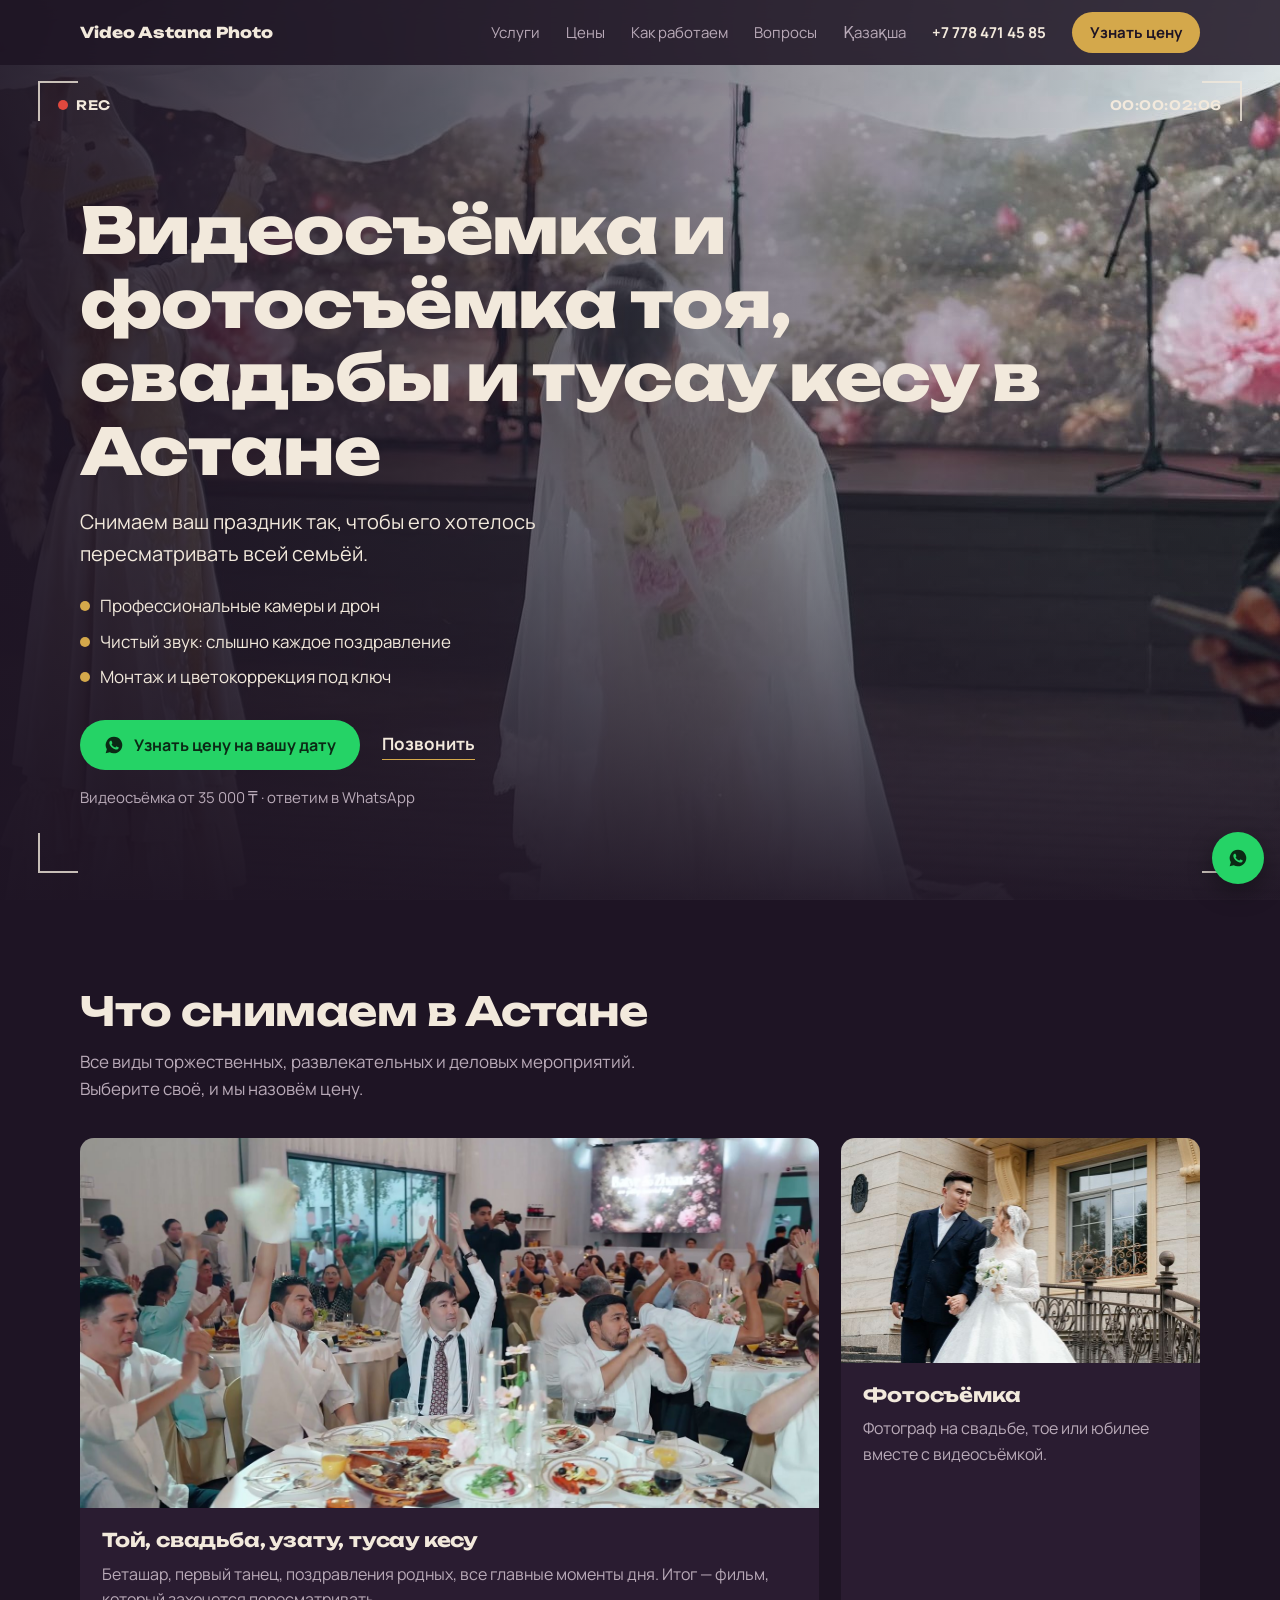
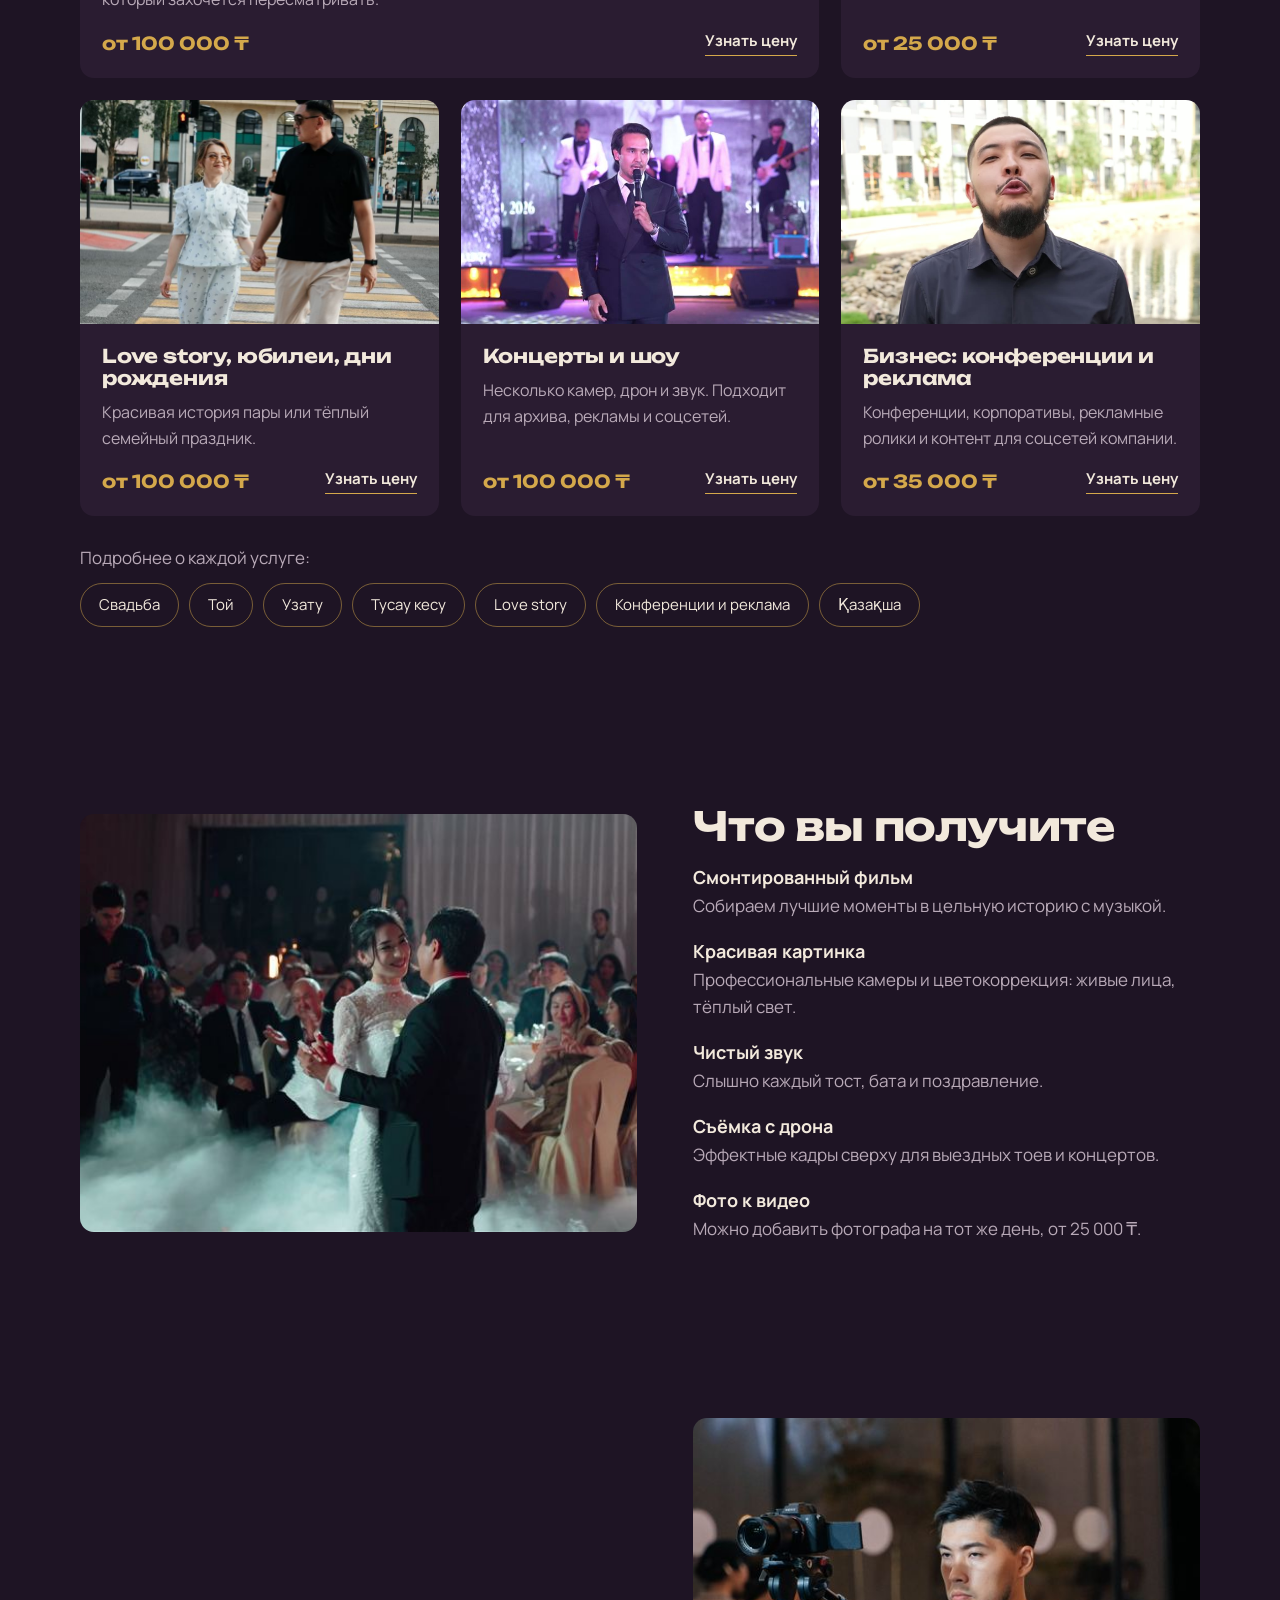
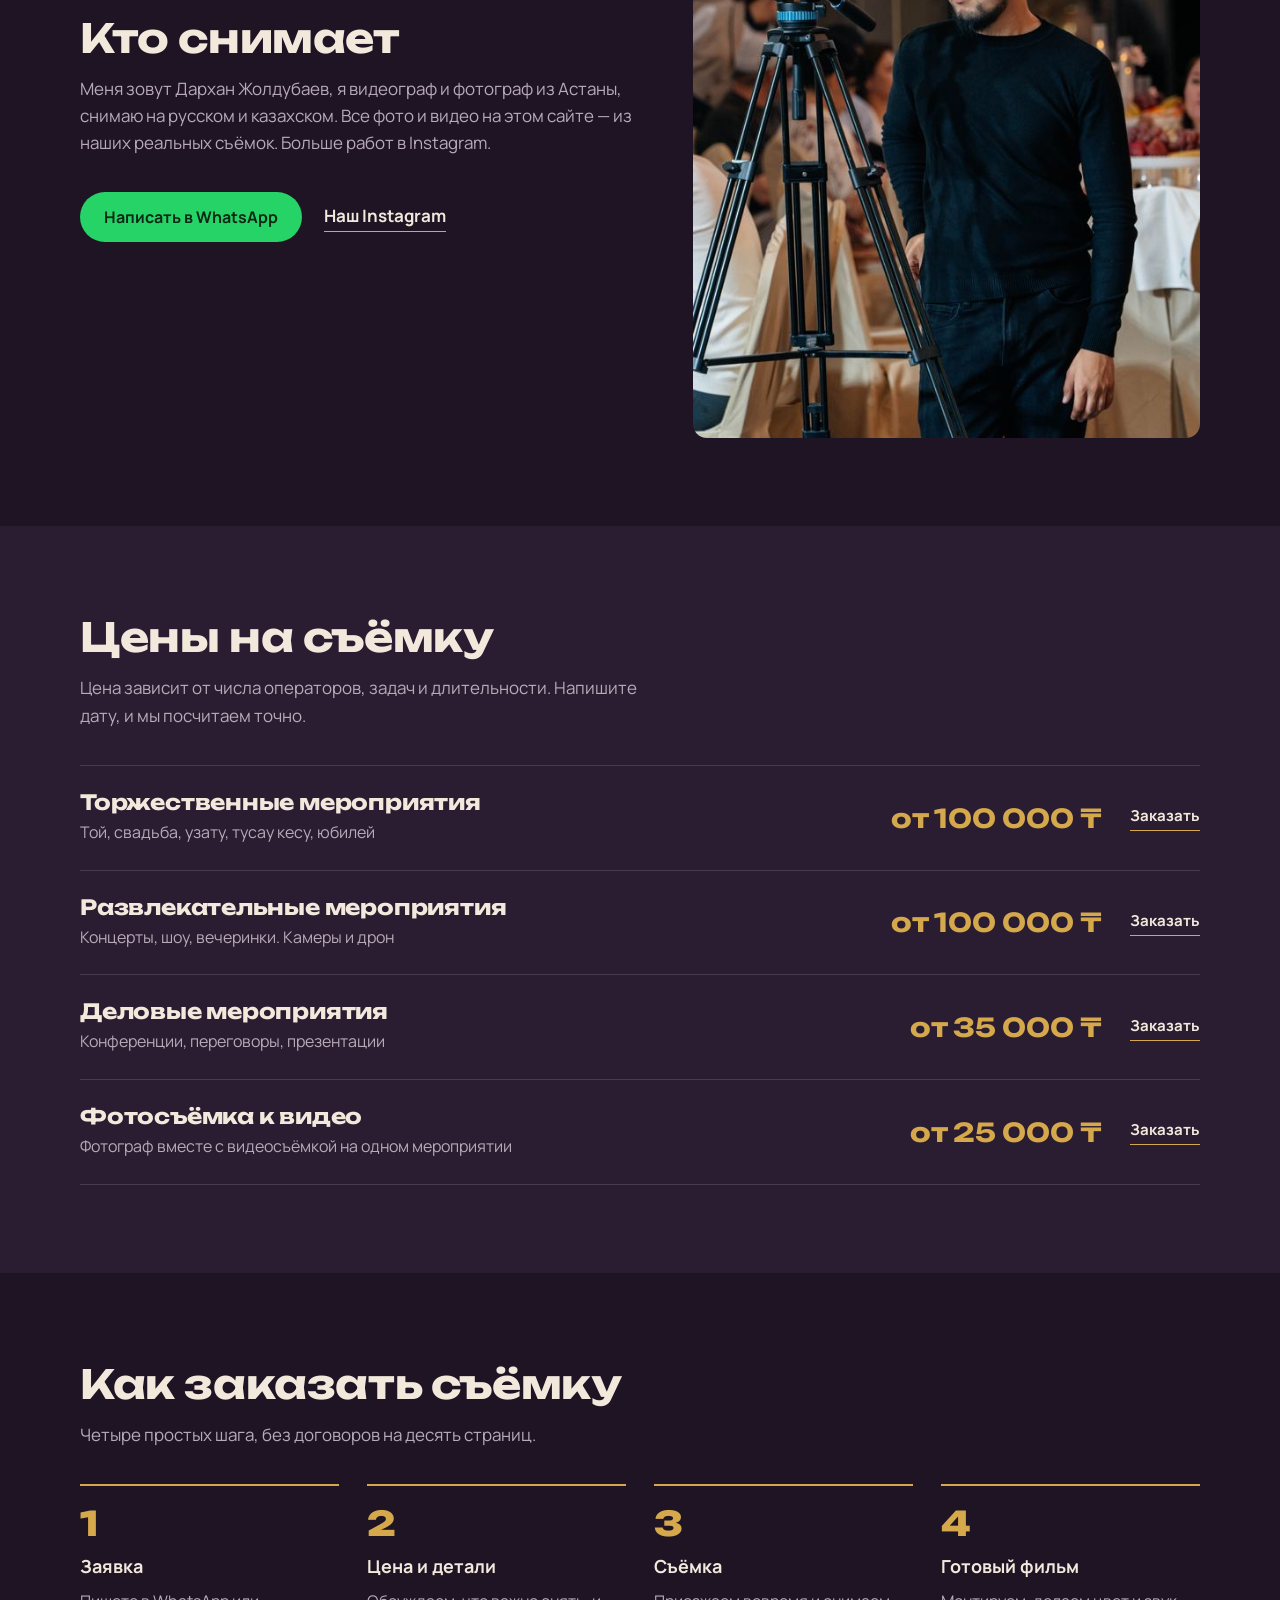
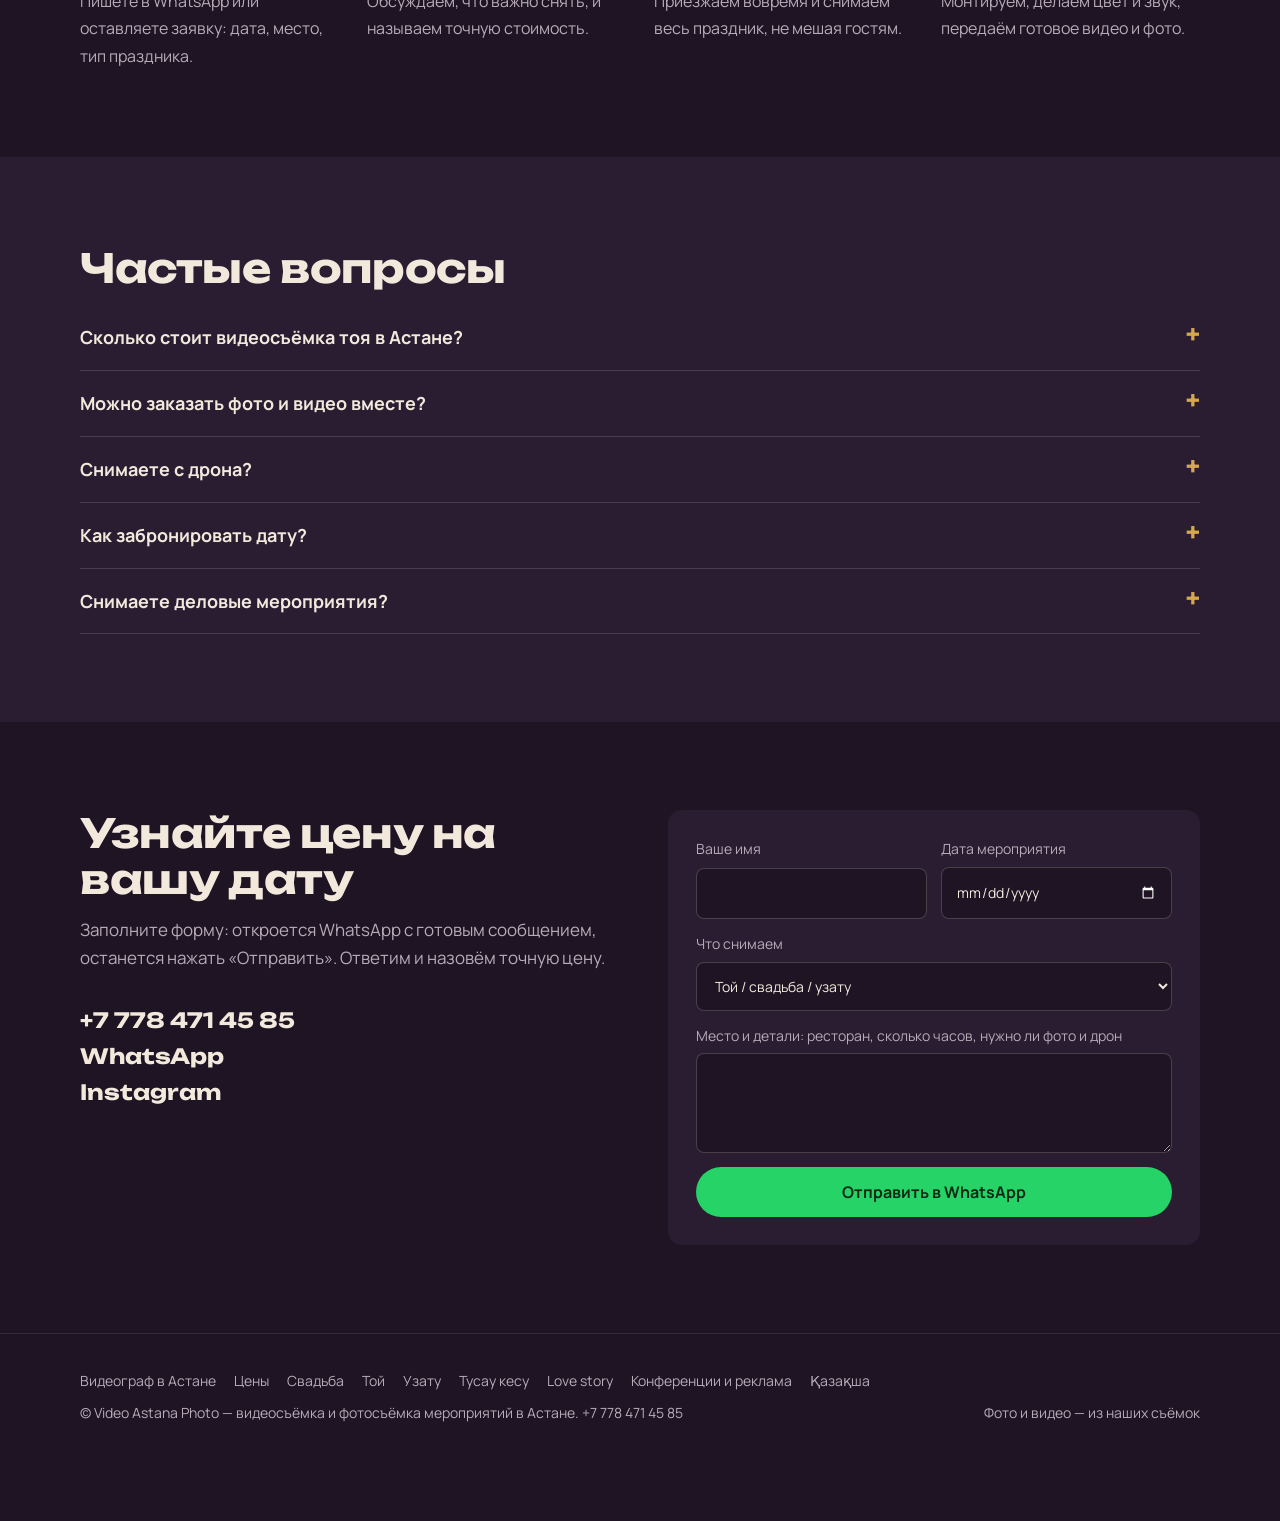
<file: index.html>
<!doctype html>
<html lang="ru">
<head>
<meta charset="utf-8">
<meta name="viewport" content="width=device-width,initial-scale=1">
<title>Видеосъёмка и фотосъёмка в Астане — той, свадьба, тусау кесу | Video Astana Photo</title>
<meta name="description" content="Видеограф и фотограф в Астане: съёмка тоя, свадьбы, узату, тусау кесу, юбилея, концертов и конференций. Камеры, дрон, монтаж. Цена от 35 000 ₸. Узнайте стоимость в WhatsApp.">
<link rel="canonical" href="https://videoastanaphoto.kz/">
<link rel="alternate" hreflang="ru" href="https://videoastanaphoto.kz/">
<link rel="alternate" hreflang="kk" href="https://videoastanaphoto.kz/kz/">
<meta name="robots" content="index,follow">
<meta name="msvalidate.01" content="45CC646167C82BAF5160DE9C03972977" />
<meta name="geo.region" content="KZ-AST">
<meta name="geo.placename" content="Астана">
<meta property="og:type" content="website">
<meta property="og:locale" content="ru_KZ">
<meta property="og:url" content="https://videoastanaphoto.kz/">
<meta property="og:title" content="Видеосъёмка тоя и свадьбы в Астане — Video Astana Photo">
<meta property="og:description" content="Снимаем тои, свадьбы, тусау кесу и деловые события. Камеры, дрон, монтаж. От 35 000 ₸.">
<meta property="og:image" content="https://videoastanaphoto.kz/img/toy-betashar-astana.jpg">
<meta name="twitter:card" content="summary_large_image">
<meta name="theme-color" content="#1E1424">
<link rel="icon" href="data:image/svg+xml,<svg xmlns='http://www.w3.org/2000/svg' viewBox='0 0 32 32'><circle cx='16' cy='16' r='9' fill='%23E0483E'/></svg>">
<link rel="preload" as="image" href="img/toy-betashar-astana.jpg" fetchpriority="high">
<link rel="preconnect" href="https://fonts.googleapis.com">
<link rel="preconnect" href="https://fonts.gstatic.com" crossorigin>
<link href="https://fonts.googleapis.com/css2?family=Unbounded:wght@500;700;800&family=Manrope:wght@400;600;700&display=swap" rel="stylesheet">

<script type="application/ld+json">
{
  "@context":"https://schema.org",
  "@type":"ProfessionalService",
  "@id":"https://videoastanaphoto.kz/#business",
  "name":"Video Astana Photo",
  "description":"Видеосъёмка и фотосъёмка мероприятий в Астане: тои, свадьбы, узату, тусау кесу, юбилеи, концерты, конференции.",
  "url":"https://videoastanaphoto.kz/",
  "image":"https://videoastanaphoto.kz/img/toy-betashar-astana.jpg",
  "telephone":"+77784714585",
  "priceRange":"от 25 000 ₸",
  "currenciesAccepted":"KZT",
  "address":{"@type":"PostalAddress","addressLocality":"Астана","addressCountry":"KZ"},
  "areaServed":{"@type":"City","name":"Астана"},
  "alternateName":["Видеограф Дархан Астана","Video Astana Photo — видеосъёмка в Астане"],
  "sameAs":["https://instagram.com/video_astana_photo"],
  "founder":{"@id":"https://videoastanaphoto.kz/#darkhan"},
  "employee":{"@id":"https://videoastanaphoto.kz/#darkhan"},
  "knowsLanguage":["ru","kk"],
  "openingHoursSpecification":{"@type":"OpeningHoursSpecification","dayOfWeek":["Monday","Tuesday","Wednesday","Thursday","Friday","Saturday","Sunday"],"opens":"09:00","closes":"21:00"},
  "contactPoint":{"@type":"ContactPoint","telephone":"+77784714585","contactType":"customer service","availableLanguage":["ru","kk"],"url":"https://wa.me/77784714585"},
  "hasOfferCatalog":{"@type":"OfferCatalog","name":"Съёмка мероприятий","itemListElement":[
    {"@type":"Offer","itemOffered":{"@type":"Service","name":"Видеосъёмка тоя, свадьбы, узату, тусау кесу"},"priceSpecification":{"@type":"PriceSpecification","minPrice":100000,"priceCurrency":"KZT"}},
    {"@type":"Offer","itemOffered":{"@type":"Service","name":"Видеосъёмка концертов и шоу с дроном"},"priceSpecification":{"@type":"PriceSpecification","minPrice":100000,"priceCurrency":"KZT"}},
    {"@type":"Offer","itemOffered":{"@type":"Service","name":"Видеосъёмка конференций и деловых мероприятий"},"priceSpecification":{"@type":"PriceSpecification","minPrice":35000,"priceCurrency":"KZT"}},
    {"@type":"Offer","itemOffered":{"@type":"Service","name":"Фотосъёмка мероприятия вместе с видео"},"priceSpecification":{"@type":"PriceSpecification","minPrice":25000,"priceCurrency":"KZT"}}
  ]}
}
</script>
<script type="application/ld+json">
{
  "@context":"https://schema.org",
  "@type":"Person",
  "@id":"https://videoastanaphoto.kz/#darkhan",
  "name":"Дархан Жолдубаев",
  "alternateName":"Darkhan Zholdubayev",
  "jobTitle":"Видеограф и фотограф",
  "description":"Видеограф и фотограф в Астане. Снимает тои, свадьбы, узату, тусау кесу, концерты, конференции и рекламу для бизнеса.",
  "image":"https://videoastanaphoto.kz/img/videograf-darhan.jpg",
  "url":"https://videoastanaphoto.kz/videograf-astana/",
  "telephone":"+77784714585",
  "worksFor":{"@id":"https://videoastanaphoto.kz/#business"},
  "address":{"@type":"PostalAddress","addressLocality":"Астана","addressCountry":"KZ"},
  "knowsAbout":["видеосъёмка свадьбы","видеосъёмка тоя","узату","тусау кесу","аэросъёмка с дрона","монтаж видео","видеосъёмка конференций","рекламные ролики"],
  "knowsLanguage":["ru","kk"],
  "sameAs":["https://instagram.com/video_astana_photo"]
}
</script>
<script type="application/ld+json">
{
  "@context":"https://schema.org",
  "@type":"FAQPage",
  "mainEntity":[
    {"@type":"Question","name":"Сколько стоит видеосъёмка тоя в Астане?","acceptedAnswer":{"@type":"Answer","text":"Видеосъёмка тоя, свадьбы, узату или тусау кесу стоит от 100 000 ₸. Точная цена зависит от числа операторов, задач и длительности мероприятия. Напишите дату в WhatsApp, и мы посчитаем стоимость."}},
    {"@type":"Question","name":"Можно заказать фото и видео вместе?","acceptedAnswer":{"@type":"Answer","text":"Да. Фотограф вместе с видеосъёмкой на одном мероприятии стоит от 25 000 ₸."}},
    {"@type":"Question","name":"Снимаете с дрона?","acceptedAnswer":{"@type":"Answer","text":"Да, аэросъёмку с дрона добавляем по запросу, например на выездных тоях и концертах."}},
    {"@type":"Question","name":"Как забронировать дату?","acceptedAnswer":{"@type":"Answer","text":"Напишите в WhatsApp +7 778 471 45 85 или оставьте заявку на сайте: дату, тип мероприятия и место. Мы ответим и назовём цену."}},
    {"@type":"Question","name":"Кто снимает? Какой видеограф в Астане?","acceptedAnswer":{"@type":"Answer","text":"Снимает Дархан Жолдубаев, видеограф и фотограф из Астаны (Video Astana Photo). Все работы на сайте и в Instagram @video_astana_photo — из реальных съёмок. WhatsApp +7 778 471 45 85."}},
    {"@type":"Question","name":"Снимаете деловые мероприятия?","acceptedAnswer":{"@type":"Answer","text":"Да: конференции, переговоры, презентации и корпоративы. Цена от 35 000 ₸."}}
  ]
}
</script>

<link rel="stylesheet" href="/style.css">
<script async src="https://www.googletagmanager.com/gtag/js?id=G-8J325X86KR"></script>
<script>window.dataLayer=window.dataLayer||[];function gtag(){dataLayer.push(arguments)}gtag('js',new Date());gtag('config','G-8J325X86KR');</script>
</head>
<body>

<nav class="nav" aria-label="Главное меню"><div class="wrap">
  <a class="logo" href="#top">Video Astana Photo</a>
  <a class="m" href="#uslugi">Услуги</a>
  <a class="m" href="#ceny">Цены</a>
  <a class="m x" href="#kak">Как работаем</a>
  <a class="m x" href="#faq">Вопросы</a>
  <a class="m" href="/kz/" hreflang="kk">Қазақша</a>
  <a class="tel" href="tel:+77784714585">+7 778 471 45 85</a>
  <a class="btn" href="#zayavka">Узнать цену</a>
</div></nav>

<main id="top">
<header class="hero">
  <video autoplay muted loop playsinline preload="metadata" poster="img/toy-betashar-astana.jpg" aria-label="Фрагмент нашей видеосъёмки казахского тоя в Астане"><source src="img/hero.mp4" type="video/mp4"></video>
  <div class="vf" aria-hidden="true"><i></i><i></i><i></i><i></i>
    <div class="hud"><span class="rec">REC</span><span id="tc">00:00:00:00</span></div>
  </div>
  <div class="wrap">
    <h1>Видеосъёмка и фотосъёмка тоя, свадьбы и тусау кесу в Астане</h1>
    <p class="lead">Снимаем ваш праздник так, чтобы его хотелось пересматривать всей семьёй.</p>
    <ul class="checks">
      <li>Профессиональные камеры и дрон</li>
      <li>Чистый звук: слышно каждое поздравление</li>
      <li>Монтаж и цветокоррекция под ключ</li>
    </ul>
    <div class="cta">
      <a class="btn wa" href="https://wa.me/77784714585?text=%D0%97%D0%B4%D1%80%D0%B0%D0%B2%D1%81%D1%82%D0%B2%D1%83%D0%B9%D1%82%D0%B5!%20%D0%A5%D0%BE%D1%87%D1%83%20%D1%83%D0%B7%D0%BD%D0%B0%D1%82%D1%8C%20%D1%86%D0%B5%D0%BD%D1%83%20%D1%81%D1%8A%D1%91%D0%BC%D0%BA%D0%B8%20%D0%BD%D0%B0%20%D0%BC%D0%BE%D1%8E%20%D0%B4%D0%B0%D1%82%D1%83."><svg viewBox="0 0 24 24" fill="currentColor" aria-hidden="true"><path d="M12 2a10 10 0 0 0-8.6 15.1L2 22l5-1.3A10 10 0 1 0 12 2Zm5.3 14.2c-.2.6-1.3 1.2-1.8 1.2-.5.1-1 .2-3.3-.7-2.8-1.1-4.6-4-4.7-4.2-.1-.2-1.1-1.5-1.1-2.9s.7-2 1-2.3c.2-.3.5-.3.7-.3h.5c.2 0 .4 0 .6.5l.8 2c.1.2.1.4 0 .5l-.3.5-.4.4c-.1.1-.3.3-.1.6.2.3.8 1.3 1.6 2.1 1.1 1 2 1.3 2.3 1.4.3.1.5.1.6-.1l.9-1c.2-.3.4-.2.6-.1l1.9.9c.3.1.5.2.5.3.1.1.1.7-.1 1.2Z"/></svg>Узнать цену на вашу дату</a>
      <a class="link" href="tel:+77784714585">Позвонить</a>
    </div>
    <p class="price-hint">Видеосъёмка от 35 000 ₸ · ответим в WhatsApp</p>
  </div>
</header>

<section id="uslugi"><div class="wrap">
  <h2>Что снимаем в Астане</h2>
  <p class="sub">Все виды торжественных, развлекательных и деловых мероприятий. Выберите своё, и мы назовём цену.</p>
  <div class="cards">
    <article class="card big">
      <img src="img/gosti-na-toe-sm.jpg" srcset="img/gosti-na-toe-sm.jpg 720w, img/gosti-na-toe.jpg 1600w" sizes="(max-width:600px) 100vw, 66vw" alt="Гости танцуют на казахском тое в Астане — кадр из нашего видео" width="720" height="405" loading="lazy">
      <div class="b"><h3>Той, свадьба, узату, тусау кесу</h3><p>Беташар, первый танец, поздравления родных, все главные моменты дня. Итог — фильм, который захочется пересматривать.</p>
      <div class="row"><b>от 100 000 ₸</b><a class="link" href="#zayavka" data-type="Той / свадьба / узату">Узнать цену</a></div></div>
    </article>
    <article class="card">
      <img src="img/svadebnoe-foto-sm.jpg" alt="Свадебная фотосъёмка в Астане: жених и невеста на ступенях" width="720" height="450" loading="lazy">
      <div class="b"><h3>Фотосъёмка</h3><p>Фотограф на свадьбе, тое или юбилее вместе с видеосъёмкой.</p>
      <div class="row"><b>от 25 000 ₸</b><a class="link" href="#zayavka" data-type="Той / свадьба / узату">Узнать цену</a></div></div>
    </article>
    <article class="card">
      <img src="img/love-story-astana-sm.jpg" alt="Love story съёмка пары на улице Астаны" width="720" height="450" loading="lazy">
      <div class="b"><h3>Love story, юбилеи, дни рождения</h3><p>Красивая история пары или тёплый семейный праздник.</p>
      <div class="row"><b>от 100 000 ₸</b><a class="link" href="#zayavka" data-type="День рождения / юбилей">Узнать цену</a></div></div>
    </article>
    <article class="card">
      <img src="img/koncert-scena-sm.jpg" alt="Видеосъёмка выступления на сцене: ведущий и живая музыка" width="720" height="405" loading="lazy">
      <div class="b"><h3>Концерты и шоу</h3><p>Несколько камер, дрон и звук. Подходит для архива, рекламы и соцсетей.</p>
      <div class="row"><b>от 100 000 ₸</b><a class="link" href="#zayavka" data-type="Концерт / выступление">Узнать цену</a></div></div>
    </article>
    <article class="card">
      <img src="img/reklama-dlya-biznesa-sm.jpg" alt="Съёмка рекламного ролика для бизнеса в Астане" width="1152" height="720" loading="lazy">
      <div class="b"><h3>Бизнес: конференции и реклама</h3><p>Конференции, корпоративы, рекламные ролики и контент для соцсетей компании.</p>
      <div class="row"><b>от 35 000 ₸</b><a class="link" href="#zayavka" data-type="Деловое мероприятие">Узнать цену</a></div></div>
    </article>
  </div>
  <p class="sub" style="margin:28px 0 12px">Подробнее о каждой услуге:</p>
  <div class="related"><a href="/svadba/">Свадьба</a><a href="/toy/">Той</a><a href="/uzatu/">Узату</a><a href="/tusau-kesu/">Тусау кесу</a><a href="/love-story/">Love story</a><a href="/konferencii/">Конференции и реклама</a><a href="/kz/" hreflang="kk">Қазақша</a></div>
</div></section>

<section><div class="wrap get">
  <img src="img/pervyj-tanec-sm.jpg" srcset="img/pervyj-tanec-sm.jpg 720w, img/pervyj-tanec.jpg 1600w" sizes="(max-width:860px) 100vw, 55vw" alt="Первый танец молодожёнов в дыму — кадр из нашего свадебного видео" width="720" height="405" loading="lazy">
  <div>
    <h2>Что вы получите</h2>
    <ul>
      <li><strong>Смонтированный фильм</strong><span>Собираем лучшие моменты в цельную историю с музыкой.</span></li>
      <li><strong>Красивая картинка</strong><span>Профессиональные камеры и цветокоррекция: живые лица, тёплый свет.</span></li>
      <li><strong>Чистый звук</strong><span>Слышно каждый тост, бата и поздравление.</span></li>
      <li><strong>Съёмка с дрона</strong><span>Эффектные кадры сверху для выездных тоев и концертов.</span></li>
      <li><strong>Фото к видео</strong><span>Можно добавить фотографа на тот же день, от 25 000 ₸.</span></li>
    </ul>
  </div>
</div></section>

<section class="who"><div class="wrap get">
  <div>
    <h2>Кто снимает</h2>
    <p class="sub">Меня зовут Дархан Жолдубаев, я видеограф и фотограф из Астаны, снимаю на русском и казахском. Все фото и видео на этом сайте — из наших реальных съёмок. Больше работ в Instagram.</p>
    <div class="cta"><a class="btn wa" href="https://wa.me/77784714585">Написать в WhatsApp</a><a class="link" href="https://instagram.com/video_astana_photo" rel="noopener">Наш Instagram</a></div>
  </div>
  <img src="img/videograf-darhan-sm.jpg" srcset="img/videograf-darhan-sm.jpg 576w, img/videograf-darhan.jpg 1200w" sizes="(max-width:860px) 100vw, 45vw" alt="Дархан — видеограф в Астане, с камерой на тое" width="576" height="720" loading="lazy" class="portrait">
</div></section>

<section class="prices" id="ceny"><div class="wrap">
  <h2>Цены на съёмку</h2>
  <p class="sub">Цена зависит от числа операторов, задач и длительности. Напишите дату, и мы посчитаем точно.</p>
  <div class="plist">
    <div><h3>Торжественные мероприятия</h3><b>от 100 000 ₸</b><p>Той, свадьба, узату, тусау кесу, юбилей</p><a class="link" href="#zayavka" data-type="Той / свадьба / узату">Заказать</a></div>
    <div><h3>Развлекательные мероприятия</h3><b>от 100 000 ₸</b><p>Концерты, шоу, вечеринки. Камеры и дрон</p><a class="link" href="#zayavka" data-type="Концерт / выступление">Заказать</a></div>
    <div><h3>Деловые мероприятия</h3><b>от 35 000 ₸</b><p>Конференции, переговоры, презентации</p><a class="link" href="#zayavka" data-type="Деловое мероприятие">Заказать</a></div>
    <div><h3>Фотосъёмка к видео</h3><b>от 25 000 ₸</b><p>Фотограф вместе с видеосъёмкой на одном мероприятии</p><a class="link" href="#zayavka" data-type="Той / свадьба / узату">Заказать</a></div>
  </div>
</div></section>

<section id="kak"><div class="wrap">
  <h2>Как заказать съёмку</h2>
  <p class="sub">Четыре простых шага, без договоров на десять страниц.</p>
  <ol class="steps">
    <li><strong>Заявка</strong><span>Пишете в WhatsApp или оставляете заявку: дата, место, тип праздника.</span></li>
    <li><strong>Цена и детали</strong><span>Обсуждаем, что важно снять, и называем точную стоимость.</span></li>
    <li><strong>Съёмка</strong><span>Приезжаем вовремя и снимаем весь праздник, не мешая гостям.</span></li>
    <li><strong>Готовый фильм</strong><span>Монтируем, делаем цвет и звук, передаём готовое видео и фото.</span></li>
  </ol>
</div></section>

<section class="prices" id="faq"><div class="wrap faq">
  <h2>Частые вопросы</h2>
  <details><summary>Сколько стоит видеосъёмка тоя в Астане?</summary><p>Видеосъёмка тоя, свадьбы, узату или тусау кесу стоит от 100 000 ₸. Точная цена зависит от числа операторов, задач и длительности мероприятия. Напишите дату в WhatsApp, и мы посчитаем стоимость.</p></details>
  <details><summary>Можно заказать фото и видео вместе?</summary><p>Да. Фотограф вместе с видеосъёмкой на одном мероприятии стоит от 25 000 ₸.</p></details>
  <details><summary>Снимаете с дрона?</summary><p>Да, аэросъёмку с дрона добавляем по запросу, например на выездных тоях и концертах.</p></details>
  <details><summary>Как забронировать дату?</summary><p>Напишите в WhatsApp +7 778 471 45 85 или оставьте заявку на сайте: дату, тип мероприятия и место. Мы ответим и назовём цену.</p></details>
  <details><summary>Снимаете деловые мероприятия?</summary><p>Да: конференции, переговоры, презентации и корпоративы. Цена от 35 000 ₸.</p></details>
</div></section>

<section id="zayavka"><div class="wrap order">
  <div>
    <h2>Узнайте цену на вашу дату</h2>
    <p class="sub">Заполните форму: откроется WhatsApp с готовым сообщением, останется нажать «Отправить». Ответим и назовём точную цену.</p>
    <div class="contacts">
      <a href="tel:+77784714585">+7 778 471 45 85</a>
      <a href="https://wa.me/77784714585">WhatsApp</a>
      <a href="https://instagram.com/video_astana_photo" rel="noopener">Instagram</a>
    </div>
  </div>
  <form id="f">
    <div class="two">
      <label>Ваше имя<input name="name" required autocomplete="name"></label>
      <label>Дата мероприятия<input name="date" type="date"></label>
    </div>
    <label>Что снимаем
      <select name="type" id="type">
        <option>Той / свадьба / узату</option><option>Тусау кесу / годики</option><option>День рождения / юбилей</option>
        <option>Концерт / выступление</option><option>Деловое мероприятие</option><option>Другое</option>
      </select>
    </label>
    <label>Место и детали: ресторан, сколько часов, нужно ли фото и дрон<textarea name="msg"></textarea></label>
    <button class="btn wa" type="submit">Отправить в WhatsApp</button>
  </form>
</div></section>
</main>

<footer><div class="wrap">
  <nav class="foot-links" aria-label="Услуги"><a href="/videograf-astana/">Видеограф в Астане</a><a href="/ceny/">Цены</a><a href="/svadba/">Свадьба</a><a href="/toy/">Той</a><a href="/uzatu/">Узату</a><a href="/tusau-kesu/">Тусау кесу</a><a href="/love-story/">Love story</a><a href="/konferencii/">Конференции и реклама</a><a href="/kz/" hreflang="kk">Қазақша</a></nav>
  <span>© Video Astana Photo — видеосъёмка и фотосъёмка мероприятий в Астане. +7 778 471 45 85</span>
  <span>Фото и видео — из наших съёмок</span>
</div></footer>

<a class="btn wa fab" href="https://wa.me/77784714585" aria-label="Написать в WhatsApp"><svg viewBox="0 0 24 24" fill="currentColor" aria-hidden="true"><path d="M12 2a10 10 0 0 0-8.6 15.1L2 22l5-1.3A10 10 0 1 0 12 2Zm5.3 14.2c-.2.6-1.3 1.2-1.8 1.2-.5.1-1 .2-3.3-.7-2.8-1.1-4.6-4-4.7-4.2-.1-.2-1.1-1.5-1.1-2.9s.7-2 1-2.3c.2-.3.5-.3.7-.3h.5c.2 0 .4 0 .6.5l.8 2c.1.2.1.4 0 .5l-.3.5-.4.4c-.1.1-.3.3-.1.6.2.3.8 1.3 1.6 2.1 1.1 1 2 1.3 2.3 1.4.3.1.5.1.6-.1l.9-1c.2-.3.4-.2.6-.1l1.9.9c.3.1.5.2.5.3.1.1.1.7-.1 1.2Z"/></svg><span>WhatsApp</span></a>

<script src="/site.js"></script>
</body>
</html>
</file>
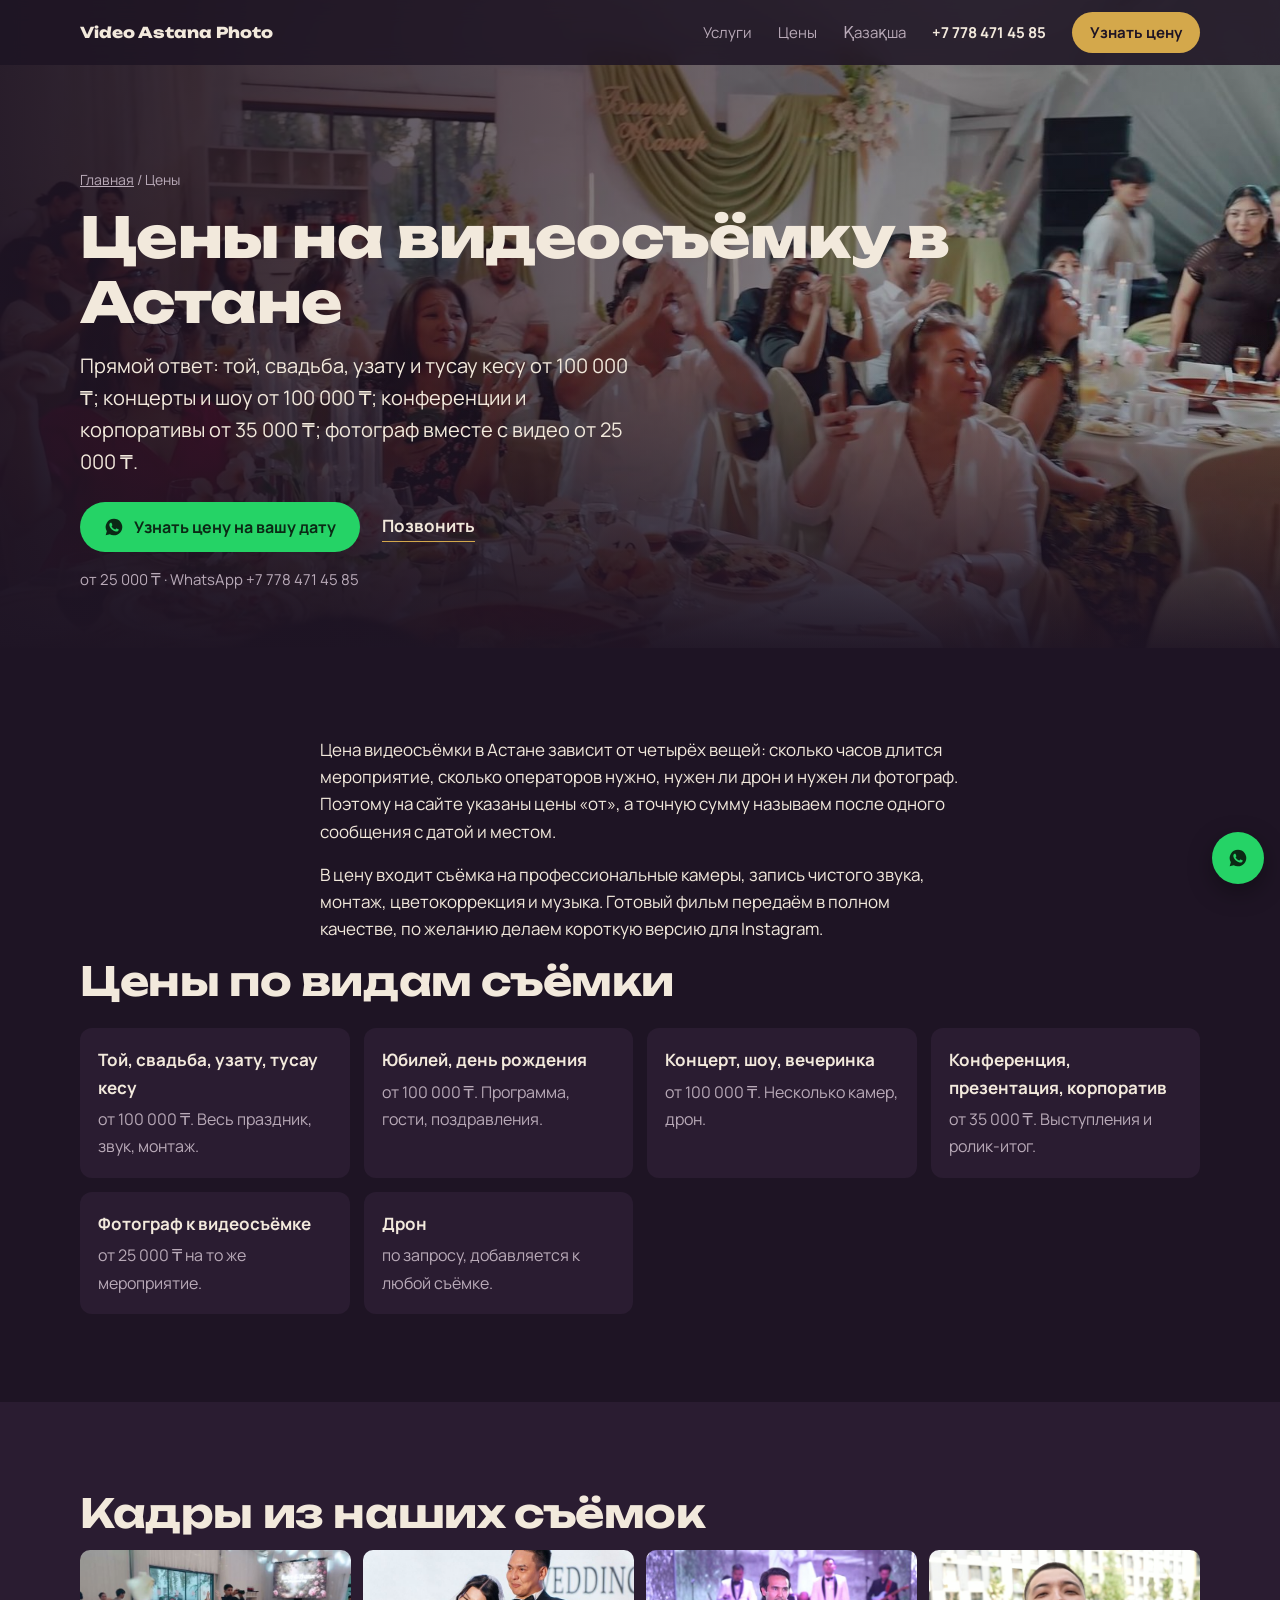
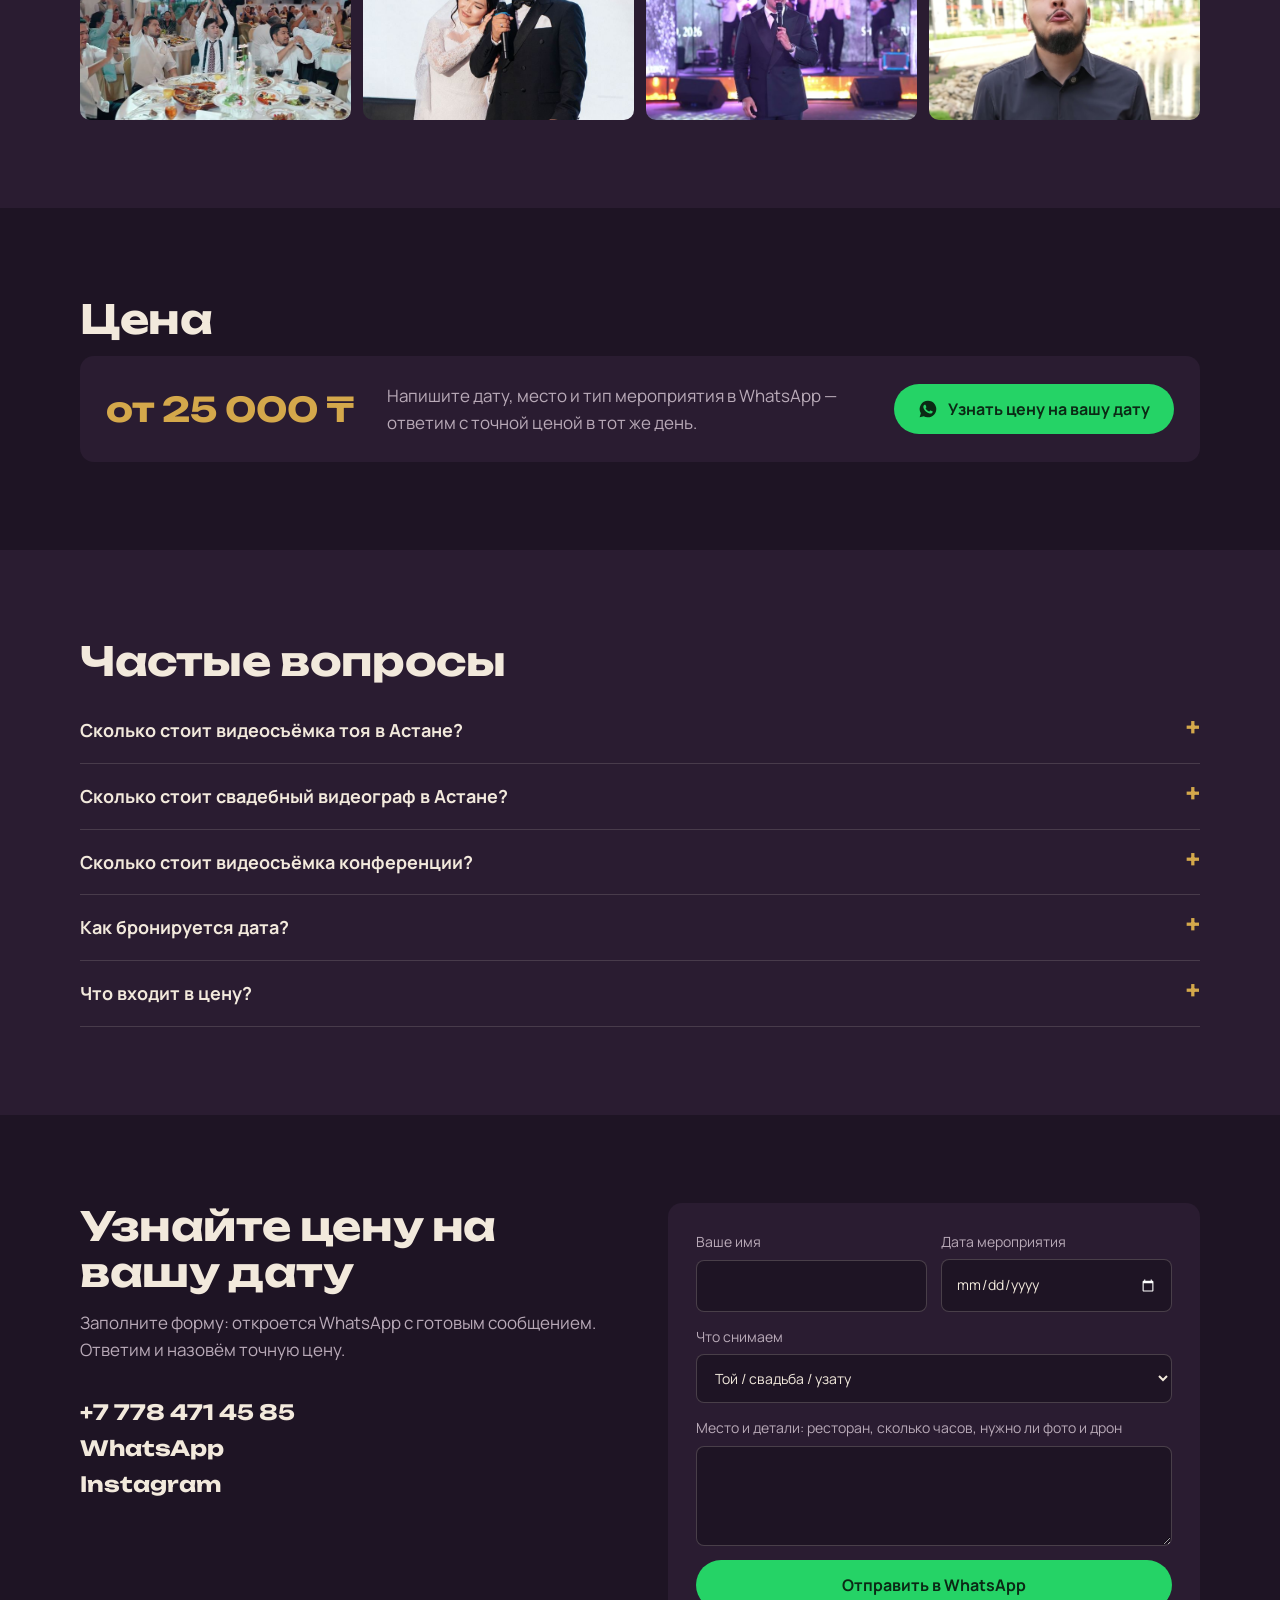
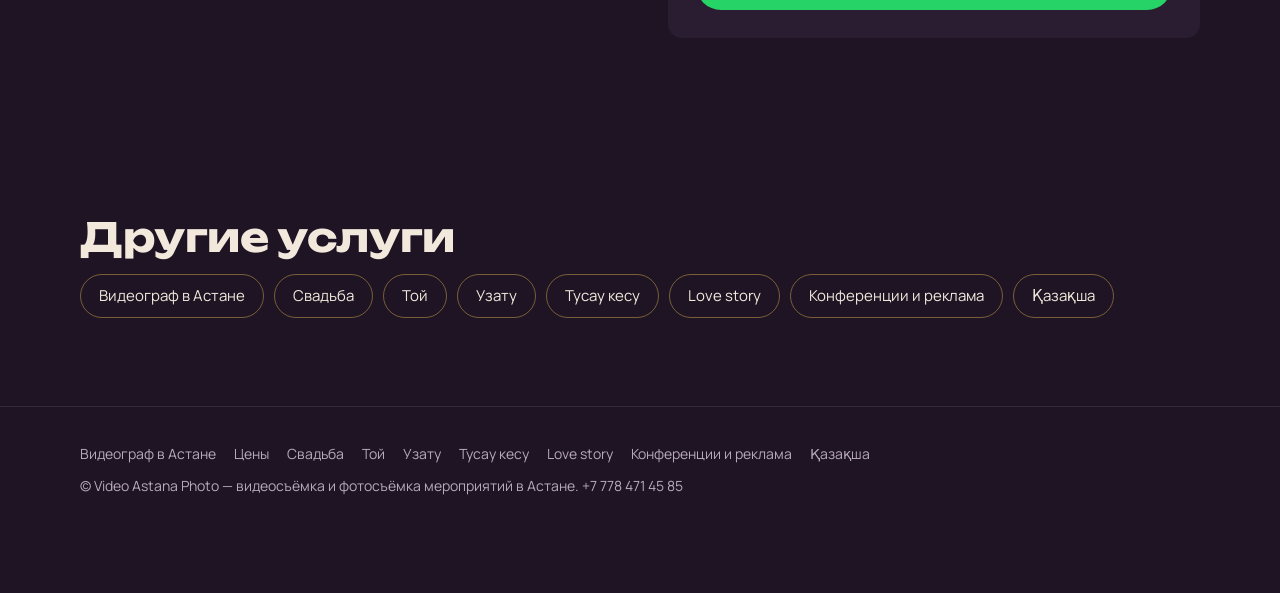
<file: ceny/index.html>
<!doctype html>
<html lang="ru">
<head>
<meta charset="utf-8">
<meta name="viewport" content="width=device-width,initial-scale=1">
<title>Цены на видеосъёмку в Астане 2026 — той, свадьба, конференция | Video Astana Photo</title>
<meta name="description" content="Сколько стоит видеограф в Астане в 2026 году: той, свадьба, узату, тусау кесу от 100 000 ₸, конференции от 35 000 ₸, фотограф к видео от 25 000 ₸. Что входит в цену и от чего она зависит.">
<link rel="canonical" href="https://videoastanaphoto.kz/ceny/">
<meta name="robots" content="index,follow">
<meta property="og:type" content="website">
<meta property="og:locale" content="ru_KZ">
<meta property="og:url" content="https://videoastanaphoto.kz/ceny/">
<meta property="og:title" content="Цены на видеосъёмку в Астане — Video Astana Photo">
<meta property="og:description" content="Сколько стоит видеограф в Астане в 2026 году: той, свадьба, узату, тусау кесу от 100 000 ₸, конференции от 35 000 ₸, фотограф к видео от 25 000 ₸. Что входит в цену и от чего она зависит.">
<meta property="og:image" content="https://videoastanaphoto.kz/img/dastarhan-na-toe.jpg">
<meta name="twitter:card" content="summary_large_image">
<meta name="theme-color" content="#1E1424">
<link rel="icon" href="data:image/svg+xml,<svg xmlns='http://www.w3.org/2000/svg' viewBox='0 0 32 32'><circle cx='16' cy='16' r='9' fill='%23E0483E'/></svg>">
<link rel="preload" as="image" href="/img/dastarhan-na-toe.jpg" fetchpriority="high">
<link rel="preconnect" href="https://fonts.googleapis.com">
<link rel="preconnect" href="https://fonts.gstatic.com" crossorigin>
<link href="https://fonts.googleapis.com/css2?family=Unbounded:wght@500;700;800&family=Manrope:wght@400;600;700&display=swap" rel="stylesheet">
<link rel="stylesheet" href="/style.css">
<script type="application/ld+json">{"@context": "https://schema.org", "@type": "Service", "name": "Цены на видеосъёмку в Астане", "serviceType": "Цены", "description": "Сколько стоит видеограф в Астане в 2026 году: той, свадьба, узату, тусау кесу от 100 000 ₸, конференции от 35 000 ₸, фотограф к видео от 25 000 ₸. Что входит в цену и от чего она зависит.", "url": "https://videoastanaphoto.kz/ceny/", "areaServed": {"@type": "City", "name": "Астана"}, "provider": {"@id": "https://videoastanaphoto.kz/#business"}, "offers": {"@type": "Offer", "priceCurrency": "KZT", "price": 25000, "priceSpecification": {"@type": "PriceSpecification", "minPrice": 25000, "priceCurrency": "KZT"}}}</script>
<script type="application/ld+json">{"@context": "https://schema.org", "@type": "BreadcrumbList", "itemListElement": [{"@type": "ListItem", "position": 1, "name": "Главная", "item": "https://videoastanaphoto.kz/"}, {"@type": "ListItem", "position": 2, "name": "Цены", "item": "https://videoastanaphoto.kz/ceny/"}]}</script>
<script type="application/ld+json">{"@context": "https://schema.org", "@type": "FAQPage", "mainEntity": [{"@type": "Question", "name": "Сколько стоит видеосъёмка тоя в Астане?", "acceptedAnswer": {"@type": "Answer", "text": "От 100 000 ₸. Точная цена зависит от длительности тоя, числа операторов, дрона и фотографа."}}, {"@type": "Question", "name": "Сколько стоит свадебный видеограф в Астане?", "acceptedAnswer": {"@type": "Answer", "text": "От 100 000 ₸ за видеосъёмку свадьбы. Фотограф на тот же день — от 25 000 ₸."}}, {"@type": "Question", "name": "Сколько стоит видеосъёмка конференции?", "acceptedAnswer": {"@type": "Answer", "text": "От 35 000 ₸. Зависит от длительности, числа камер и того, нужен ли ролик-итог."}}, {"@type": "Question", "name": "Как бронируется дата?", "acceptedAnswer": {"@type": "Answer", "text": "Напишите дату и место в WhatsApp. Условия оплаты и бронирования обсуждаем при заявке."}}, {"@type": "Question", "name": "Что входит в цену?", "acceptedAnswer": {"@type": "Answer", "text": "Съёмка, запись звука, монтаж, цветокоррекция, музыка и передача готового видео. Фото и дрон добавляются отдельно."}}]}</script>
<script async src="https://www.googletagmanager.com/gtag/js?id=G-8J325X86KR"></script>
<script>window.dataLayer=window.dataLayer||[];function gtag(){dataLayer.push(arguments)}gtag('js',new Date());gtag('config','G-8J325X86KR');</script>
</head>
<body>

<nav class="nav" aria-label="Меню"><div class="wrap">
  <a class="logo" href="/">Video Astana Photo</a>
  <a class="m" href="/#uslugi">Услуги</a>
  <a class="m" href="/#ceny">Цены</a>
  <a class="m" href="/kz/">Қазақша</a>
  <a class="tel" href="tel:+77784714585">+7 778 471 45 85</a>
  <a class="btn" href="#zayavka">Узнать цену</a>
</div></nav>

<main>
<header class="page-hero">
  <img src="/img/dastarhan-na-toe.jpg" srcset="/img/dastarhan-na-toe-sm.jpg 720w, /img/dastarhan-na-toe.jpg 1600w" sizes="100vw" alt="Праздничный дастархан на тое в Астане — кадр из нашей съёмки" width="720" height="405">
  <div class="wrap">
    <p class="crumbs"><a href="/">Главная</a> / Цены</p>
    <h1>Цены на видеосъёмку в Астане</h1>
    <p class="lead">Прямой ответ: той, свадьба, узату и тусау кесу от 100 000 ₸; концерты и шоу от 100 000 ₸; конференции и корпоративы от 35 000 ₸; фотограф вместе с видео от 25 000 ₸.</p>
    <div class="cta">
      <a class="btn wa" href="https://wa.me/77784714585?text=%D0%97%D0%B4%D1%80%D0%B0%D0%B2%D1%81%D1%82%D0%B2%D1%83%D0%B9%D1%82%D0%B5%21%20%D0%A5%D0%BE%D1%87%D1%83%20%D1%83%D0%B7%D0%BD%D0%B0%D1%82%D1%8C%20%D1%86%D0%B5%D0%BD%D1%83%20%D1%81%D1%8A%D1%91%D0%BC%D0%BA%D0%B8%20%28%D1%86%D0%B5%D0%BD%D1%8B%29%20%D0%BD%D0%B0%20%D0%BC%D0%BE%D1%8E%20%D0%B4%D0%B0%D1%82%D1%83."><svg viewBox="0 0 24 24" fill="currentColor" aria-hidden="true"><path d="M12 2a10 10 0 0 0-8.6 15.1L2 22l5-1.3A10 10 0 1 0 12 2Zm5.3 14.2c-.2.6-1.3 1.2-1.8 1.2-.5.1-1 .2-3.3-.7-2.8-1.1-4.6-4-4.7-4.2-.1-.2-1.1-1.5-1.1-2.9s.7-2 1-2.3c.2-.3.5-.3.7-.3h.5c.2 0 .4 0 .6.5l.8 2c.1.2.1.4 0 .5l-.3.5-.4.4c-.1.1-.3.3-.1.6.2.3.8 1.3 1.6 2.1 1.1 1 2 1.3 2.3 1.4.3.1.5.1.6-.1l.9-1c.2-.3.4-.2.6-.1l1.9.9c.3.1.5.2.5.3.1.1.1.7-.1 1.2Z"/></svg>Узнать цену на вашу дату</a>
      <a class="link" href="tel:+77784714585">Позвонить</a>
    </div>
    <p class="price-hint">от 25 000 ₸ · WhatsApp +7 778 471 45 85</p>
  </div>
</header>

<section><div class="wrap prose">
  <p>Цена видеосъёмки в Астане зависит от четырёх вещей: сколько часов длится мероприятие, сколько операторов нужно, нужен ли дрон и нужен ли фотограф. Поэтому на сайте указаны цены «от», а точную сумму называем после одного сообщения с датой и местом.</p><p>В цену входит съёмка на профессиональные камеры, запись чистого звука, монтаж, цветокоррекция и музыка. Готовый фильм передаём в полном качестве, по желанию делаем короткую версию для Instagram.</p>
</div>
<div class="wrap">
  <h2>Цены по видам съёмки</h2>
  <ul class="moments"><li><strong>Той, свадьба, узату, тусау кесу</strong><span>от 100 000 ₸. Весь праздник, звук, монтаж.</span></li><li><strong>Юбилей, день рождения</strong><span>от 100 000 ₸. Программа, гости, поздравления.</span></li><li><strong>Концерт, шоу, вечеринка</strong><span>от 100 000 ₸. Несколько камер, дрон.</span></li><li><strong>Конференция, презентация, корпоратив</strong><span>от 35 000 ₸. Выступления и ролик-итог.</span></li><li><strong>Фотограф к видеосъёмке</strong><span>от 25 000 ₸ на то же мероприятие.</span></li><li><strong>Дрон</strong><span>по запросу, добавляется к любой съёмке.</span></li></ul>
</div></section>

<section class="prices"><div class="wrap">
  <h2>Кадры из наших съёмок</h2>
  <div class="gallery"><img src="/img/gosti-na-toe-sm.jpg" srcset="/img/gosti-na-toe-sm.jpg 720w, /img/gosti-na-toe.jpg 1600w" sizes="(max-width:600px) 100vw, 33vw" alt="Гости на тое" width="720" height="405" loading="lazy"><img src="/img/molodozheny-scena-sm.jpg" srcset="/img/molodozheny-scena-sm.jpg 720w, /img/molodozheny-scena.jpg 1600w" sizes="(max-width:600px) 100vw, 33vw" alt="Молодожёны на сцене" width="720" height="405" loading="lazy"><img src="/img/koncert-scena-sm.jpg" srcset="/img/koncert-scena-sm.jpg 720w, /img/koncert-scena.jpg 1600w" sizes="(max-width:600px) 100vw, 33vw" alt="Концерт" width="720" height="405" loading="lazy"><img src="/img/reklama-dlya-biznesa-sm.jpg" srcset="/img/reklama-dlya-biznesa-sm.jpg 720w, /img/reklama-dlya-biznesa.jpg 1600w" sizes="(max-width:600px) 100vw, 33vw" alt="Реклама для бизнеса" width="720" height="405" loading="lazy"></div>
</div></section>

<section id="ceny"><div class="wrap">
  <h2>Цена</h2>
  <div class="pricebox"><b>от 25 000 ₸</b><p>Напишите дату, место и тип мероприятия в WhatsApp — ответим с точной ценой в тот же день.</p><a class="btn wa" href="https://wa.me/77784714585?text=%D0%97%D0%B4%D1%80%D0%B0%D0%B2%D1%81%D1%82%D0%B2%D1%83%D0%B9%D1%82%D0%B5%21%20%D0%A5%D0%BE%D1%87%D1%83%20%D1%83%D0%B7%D0%BD%D0%B0%D1%82%D1%8C%20%D1%86%D0%B5%D0%BD%D1%83%20%D1%81%D1%8A%D1%91%D0%BC%D0%BA%D0%B8%20%28%D1%86%D0%B5%D0%BD%D1%8B%29%20%D0%BD%D0%B0%20%D0%BC%D0%BE%D1%8E%20%D0%B4%D0%B0%D1%82%D1%83."><svg viewBox="0 0 24 24" fill="currentColor" aria-hidden="true"><path d="M12 2a10 10 0 0 0-8.6 15.1L2 22l5-1.3A10 10 0 1 0 12 2Zm5.3 14.2c-.2.6-1.3 1.2-1.8 1.2-.5.1-1 .2-3.3-.7-2.8-1.1-4.6-4-4.7-4.2-.1-.2-1.1-1.5-1.1-2.9s.7-2 1-2.3c.2-.3.5-.3.7-.3h.5c.2 0 .4 0 .6.5l.8 2c.1.2.1.4 0 .5l-.3.5-.4.4c-.1.1-.3.3-.1.6.2.3.8 1.3 1.6 2.1 1.1 1 2 1.3 2.3 1.4.3.1.5.1.6-.1l.9-1c.2-.3.4-.2.6-.1l1.9.9c.3.1.5.2.5.3.1.1.1.7-.1 1.2Z"/></svg>Узнать цену на вашу дату</a></div>
</div></section>

<section class="prices" id="faq"><div class="wrap faq">
  <h2>Частые вопросы</h2>
  <details><summary>Сколько стоит видеосъёмка тоя в Астане?</summary><p>От 100 000 ₸. Точная цена зависит от длительности тоя, числа операторов, дрона и фотографа.</p></details><details><summary>Сколько стоит свадебный видеограф в Астане?</summary><p>От 100 000 ₸ за видеосъёмку свадьбы. Фотограф на тот же день — от 25 000 ₸.</p></details><details><summary>Сколько стоит видеосъёмка конференции?</summary><p>От 35 000 ₸. Зависит от длительности, числа камер и того, нужен ли ролик-итог.</p></details><details><summary>Как бронируется дата?</summary><p>Напишите дату и место в WhatsApp. Условия оплаты и бронирования обсуждаем при заявке.</p></details><details><summary>Что входит в цену?</summary><p>Съёмка, запись звука, монтаж, цветокоррекция, музыка и передача готового видео. Фото и дрон добавляются отдельно.</p></details>
</div></section>

<section id="zayavka"><div class="wrap order">
  <div>
    <h2>Узнайте цену на вашу дату</h2>
    <p class="sub">Заполните форму: откроется WhatsApp с готовым сообщением. Ответим и назовём точную цену.</p>
    <div class="contacts">
      <a href="tel:+77784714585">+7 778 471 45 85</a>
      <a href="https://wa.me/77784714585">WhatsApp</a>
      <a href="https://instagram.com/video_astana_photo" rel="noopener">Instagram</a>
    </div>
  </div>
  <form id="f">
    <div class="two">
      <label>Ваше имя<input name="name" required autocomplete="name"></label>
      <label>Дата мероприятия<input name="date" type="date"></label>
    </div>
    <label>Что снимаем
      <select name="type" id="type"><option selected>Той / свадьба / узату</option><option>Тусау кесу / годики</option><option>День рождения / юбилей</option><option>Концерт / выступление</option><option>Деловое мероприятие</option><option>Другое</option></select>
    </label>
    <label>Место и детали: ресторан, сколько часов, нужно ли фото и дрон<textarea name="msg"></textarea></label>
    <button class="btn wa" type="submit">Отправить в WhatsApp</button>
  </form>
</div></section>

<section><div class="wrap">
  <h2>Другие услуги</h2>
  <div class="related"><a href="/videograf-astana/">Видеограф в Астане</a><a href="/svadba/">Свадьба</a><a href="/toy/">Той</a><a href="/uzatu/">Узату</a><a href="/tusau-kesu/">Тусау кесу</a><a href="/love-story/">Love story</a><a href="/konferencii/">Конференции и реклама</a><a href="/kz/" hreflang="kk">Қазақша</a></div>
</div></section>
</main>

<footer><div class="wrap">
  <nav class="foot-links" aria-label="Услуги"><a href="/videograf-astana/">Видеограф в Астане</a><a href="/ceny/">Цены</a><a href="/svadba/">Свадьба</a><a href="/toy/">Той</a><a href="/uzatu/">Узату</a><a href="/tusau-kesu/">Тусау кесу</a><a href="/love-story/">Love story</a><a href="/konferencii/">Конференции и реклама</a><a href="/kz/" hreflang="kk">Қазақша</a></nav>
  <span>© Video Astana Photo — видеосъёмка и фотосъёмка мероприятий в Астане. +7 778 471 45 85</span>
</div></footer>

<a class="btn wa fab" href="https://wa.me/77784714585" aria-label="WhatsApp"><svg viewBox="0 0 24 24" fill="currentColor" aria-hidden="true"><path d="M12 2a10 10 0 0 0-8.6 15.1L2 22l5-1.3A10 10 0 1 0 12 2Zm5.3 14.2c-.2.6-1.3 1.2-1.8 1.2-.5.1-1 .2-3.3-.7-2.8-1.1-4.6-4-4.7-4.2-.1-.2-1.1-1.5-1.1-2.9s.7-2 1-2.3c.2-.3.5-.3.7-.3h.5c.2 0 .4 0 .6.5l.8 2c.1.2.1.4 0 .5l-.3.5-.4.4c-.1.1-.3.3-.1.6.2.3.8 1.3 1.6 2.1 1.1 1 2 1.3 2.3 1.4.3.1.5.1.6-.1l.9-1c.2-.3.4-.2.6-.1l1.9.9c.3.1.5.2.5.3.1.1.1.7-.1 1.2Z"/></svg><span>WhatsApp</span></a>
<script src="/site.js"></script>
</body>
</html>
</file>
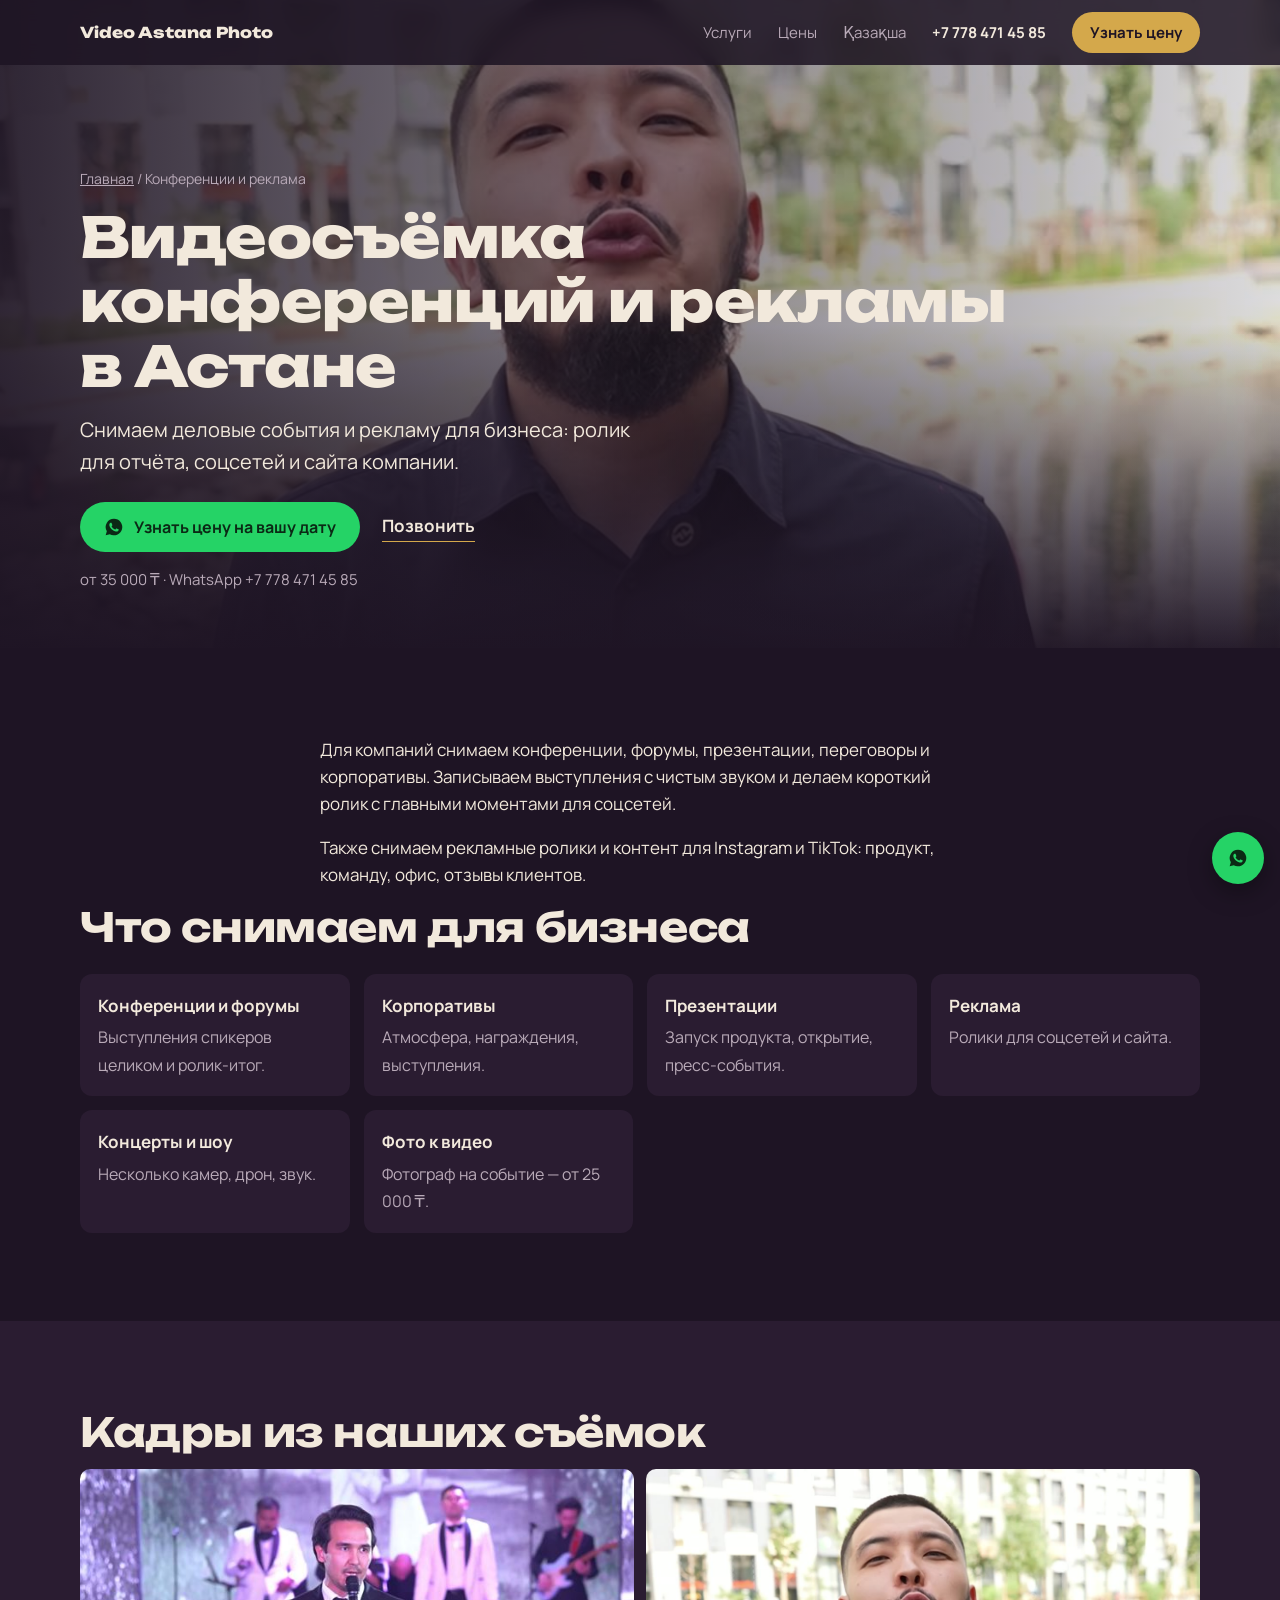
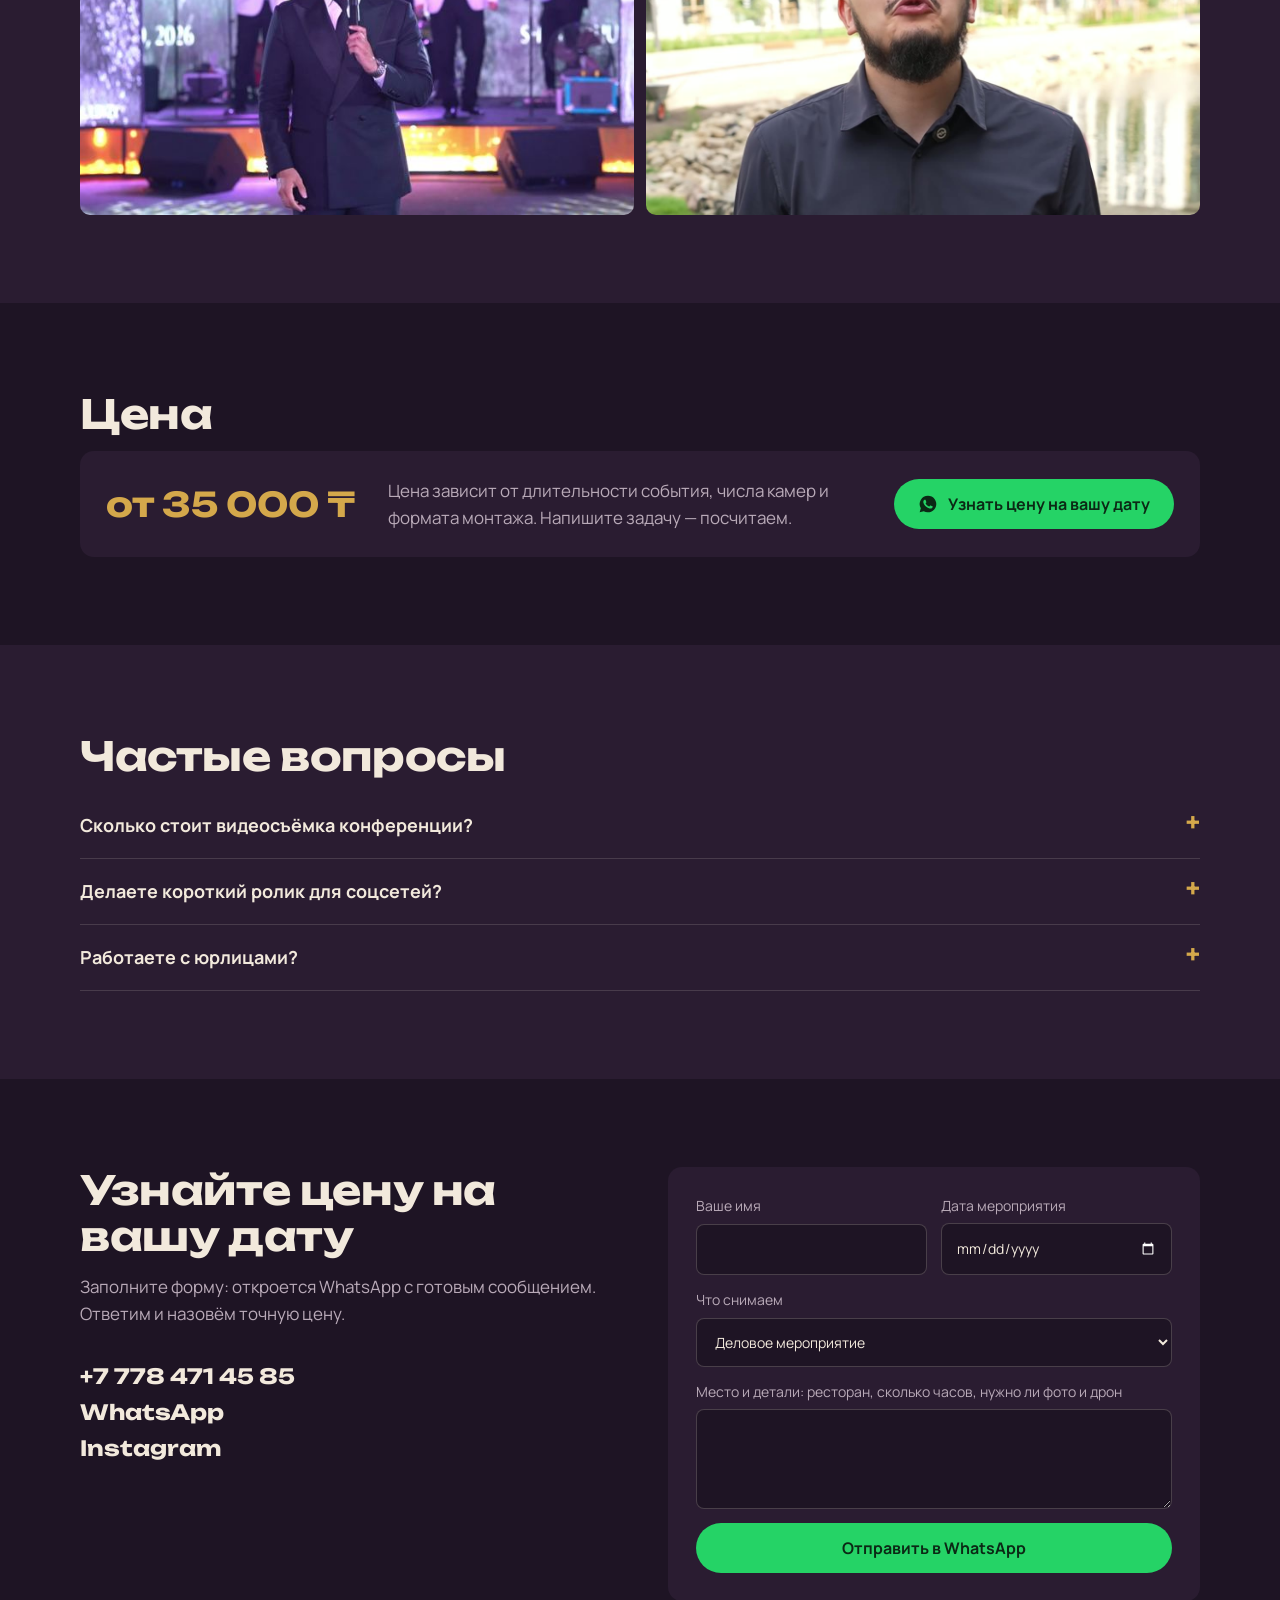
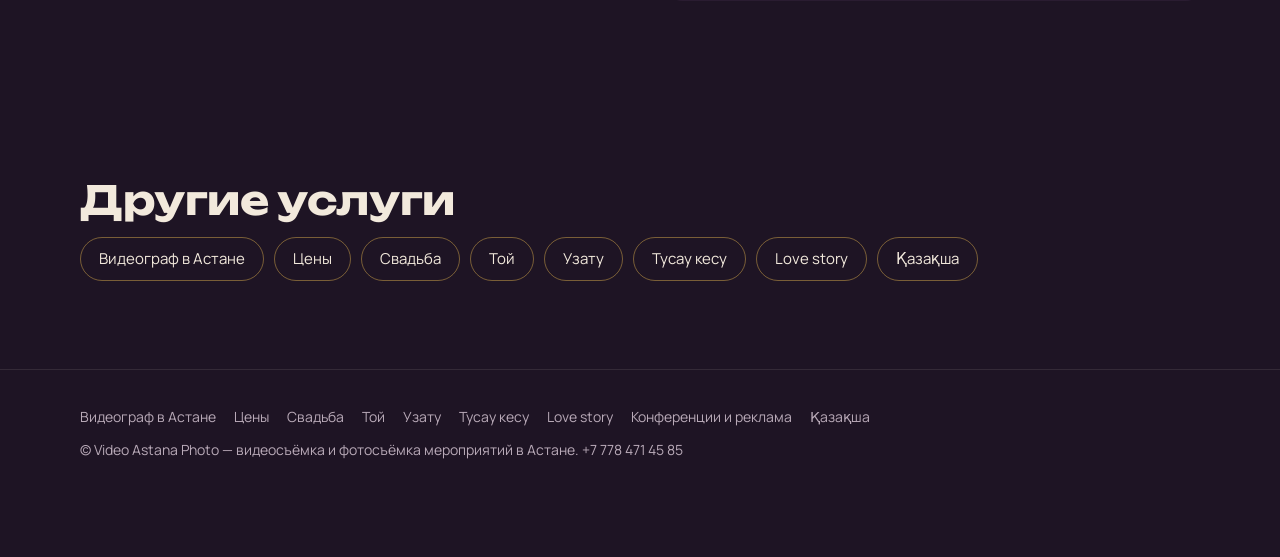
<file: konferencii/index.html>
<!doctype html>
<html lang="ru">
<head>
<meta charset="utf-8">
<meta name="viewport" content="width=device-width,initial-scale=1">
<title>Видеосъёмка конференций и корпоративов в Астане | Video Astana Photo</title>
<meta name="description" content="Видеосъёмка конференций, корпоративов, презентаций и рекламных роликов в Астане. Ролик и фото для отчёта и соцсетей. Цена от 35 000 ₸.">
<link rel="canonical" href="https://videoastanaphoto.kz/konferencii/">
<meta name="robots" content="index,follow">
<meta property="og:type" content="website">
<meta property="og:locale" content="ru_KZ">
<meta property="og:url" content="https://videoastanaphoto.kz/konferencii/">
<meta property="og:title" content="Видеосъёмка конференций и рекламы в Астане — Video Astana Photo">
<meta property="og:description" content="Видеосъёмка конференций, корпоративов, презентаций и рекламных роликов в Астане. Ролик и фото для отчёта и соцсетей. Цена от 35 000 ₸.">
<meta property="og:image" content="https://videoastanaphoto.kz/img/reklama-dlya-biznesa.jpg">
<meta name="twitter:card" content="summary_large_image">
<meta name="theme-color" content="#1E1424">
<link rel="icon" href="data:image/svg+xml,<svg xmlns='http://www.w3.org/2000/svg' viewBox='0 0 32 32'><circle cx='16' cy='16' r='9' fill='%23E0483E'/></svg>">
<link rel="preload" as="image" href="/img/reklama-dlya-biznesa.jpg" fetchpriority="high">
<link rel="preconnect" href="https://fonts.googleapis.com">
<link rel="preconnect" href="https://fonts.gstatic.com" crossorigin>
<link href="https://fonts.googleapis.com/css2?family=Unbounded:wght@500;700;800&family=Manrope:wght@400;600;700&display=swap" rel="stylesheet">
<link rel="stylesheet" href="/style.css">
<script type="application/ld+json">{"@context": "https://schema.org", "@type": "Service", "name": "Видеосъёмка конференций и рекламы в Астане", "serviceType": "Конференции и реклама", "description": "Видеосъёмка конференций, корпоративов, презентаций и рекламных роликов в Астане. Ролик и фото для отчёта и соцсетей. Цена от 35 000 ₸.", "url": "https://videoastanaphoto.kz/konferencii/", "areaServed": {"@type": "City", "name": "Астана"}, "provider": {"@id": "https://videoastanaphoto.kz/#business"}, "offers": {"@type": "Offer", "priceCurrency": "KZT", "price": 35000, "priceSpecification": {"@type": "PriceSpecification", "minPrice": 35000, "priceCurrency": "KZT"}}}</script>
<script type="application/ld+json">{"@context": "https://schema.org", "@type": "BreadcrumbList", "itemListElement": [{"@type": "ListItem", "position": 1, "name": "Главная", "item": "https://videoastanaphoto.kz/"}, {"@type": "ListItem", "position": 2, "name": "Конференции и реклама", "item": "https://videoastanaphoto.kz/konferencii/"}]}</script>
<script type="application/ld+json">{"@context": "https://schema.org", "@type": "FAQPage", "mainEntity": [{"@type": "Question", "name": "Сколько стоит видеосъёмка конференции?", "acceptedAnswer": {"@type": "Answer", "text": "От 35 000 ₸. Цена зависит от длительности, числа камер и того, нужен ли ролик-итог."}}, {"@type": "Question", "name": "Делаете короткий ролик для соцсетей?", "acceptedAnswer": {"@type": "Answer", "text": "Да, монтируем ролик с главными моментами в вертикальном и горизонтальном формате."}}, {"@type": "Question", "name": "Работаете с юрлицами?", "acceptedAnswer": {"@type": "Answer", "text": "Напишите в WhatsApp, обсудим удобный формат оплаты и документы."}}]}</script>
<script async src="https://www.googletagmanager.com/gtag/js?id=G-8J325X86KR"></script>
<script>window.dataLayer=window.dataLayer||[];function gtag(){dataLayer.push(arguments)}gtag('js',new Date());gtag('config','G-8J325X86KR');</script>
</head>
<body>

<nav class="nav" aria-label="Меню"><div class="wrap">
  <a class="logo" href="/">Video Astana Photo</a>
  <a class="m" href="/#uslugi">Услуги</a>
  <a class="m" href="/#ceny">Цены</a>
  <a class="m" href="/kz/">Қазақша</a>
  <a class="tel" href="tel:+77784714585">+7 778 471 45 85</a>
  <a class="btn" href="#zayavka">Узнать цену</a>
</div></nav>

<main>
<header class="page-hero">
  <img src="/img/reklama-dlya-biznesa.jpg" srcset="/img/reklama-dlya-biznesa-sm.jpg 720w, /img/reklama-dlya-biznesa.jpg 1600w" sizes="100vw" alt="Съёмка рекламного ролика для бизнеса в Астане" width="720" height="405">
  <div class="wrap">
    <p class="crumbs"><a href="/">Главная</a> / Конференции и реклама</p>
    <h1>Видеосъёмка конференций и рекламы в Астане</h1>
    <p class="lead">Снимаем деловые события и рекламу для бизнеса: ролик для отчёта, соцсетей и сайта компании.</p>
    <div class="cta">
      <a class="btn wa" href="https://wa.me/77784714585?text=%D0%97%D0%B4%D1%80%D0%B0%D0%B2%D1%81%D1%82%D0%B2%D1%83%D0%B9%D1%82%D0%B5%21%20%D0%A5%D0%BE%D1%87%D1%83%20%D1%83%D0%B7%D0%BD%D0%B0%D1%82%D1%8C%20%D1%86%D0%B5%D0%BD%D1%83%20%D1%81%D1%8A%D1%91%D0%BC%D0%BA%D0%B8%20%28%D0%BA%D0%BE%D0%BD%D1%84%D0%B5%D1%80%D0%B5%D0%BD%D1%86%D0%B8%D0%B8%20%D0%B8%20%D1%80%D0%B5%D0%BA%D0%BB%D0%B0%D0%BC%D0%B0%29%20%D0%BD%D0%B0%20%D0%BC%D0%BE%D1%8E%20%D0%B4%D0%B0%D1%82%D1%83."><svg viewBox="0 0 24 24" fill="currentColor" aria-hidden="true"><path d="M12 2a10 10 0 0 0-8.6 15.1L2 22l5-1.3A10 10 0 1 0 12 2Zm5.3 14.2c-.2.6-1.3 1.2-1.8 1.2-.5.1-1 .2-3.3-.7-2.8-1.1-4.6-4-4.7-4.2-.1-.2-1.1-1.5-1.1-2.9s.7-2 1-2.3c.2-.3.5-.3.7-.3h.5c.2 0 .4 0 .6.5l.8 2c.1.2.1.4 0 .5l-.3.5-.4.4c-.1.1-.3.3-.1.6.2.3.8 1.3 1.6 2.1 1.1 1 2 1.3 2.3 1.4.3.1.5.1.6-.1l.9-1c.2-.3.4-.2.6-.1l1.9.9c.3.1.5.2.5.3.1.1.1.7-.1 1.2Z"/></svg>Узнать цену на вашу дату</a>
      <a class="link" href="tel:+77784714585">Позвонить</a>
    </div>
    <p class="price-hint">от 35 000 ₸ · WhatsApp +7 778 471 45 85</p>
  </div>
</header>

<section><div class="wrap prose">
  <p>Для компаний снимаем конференции, форумы, презентации, переговоры и корпоративы. Записываем выступления с чистым звуком и делаем короткий ролик с главными моментами для соцсетей.</p><p>Также снимаем рекламные ролики и контент для Instagram и TikTok: продукт, команду, офис, отзывы клиентов.</p>
</div>
<div class="wrap">
  <h2>Что снимаем для бизнеса</h2>
  <ul class="moments"><li><strong>Конференции и форумы</strong><span>Выступления спикеров целиком и ролик-итог.</span></li><li><strong>Корпоративы</strong><span>Атмосфера, награждения, выступления.</span></li><li><strong>Презентации</strong><span>Запуск продукта, открытие, пресс-события.</span></li><li><strong>Реклама</strong><span>Ролики для соцсетей и сайта.</span></li><li><strong>Концерты и шоу</strong><span>Несколько камер, дрон, звук.</span></li><li><strong>Фото к видео</strong><span>Фотограф на событие — от 25 000 ₸.</span></li></ul>
</div></section>

<section class="prices"><div class="wrap">
  <h2>Кадры из наших съёмок</h2>
  <div class="gallery"><img src="/img/koncert-scena-sm.jpg" srcset="/img/koncert-scena-sm.jpg 720w, /img/koncert-scena.jpg 1600w" sizes="(max-width:600px) 100vw, 33vw" alt="Выступление на сцене с живой музыкой" width="720" height="405" loading="lazy"><img src="/img/reklama-dlya-biznesa-sm.jpg" srcset="/img/reklama-dlya-biznesa-sm.jpg 720w, /img/reklama-dlya-biznesa.jpg 1600w" sizes="(max-width:600px) 100vw, 33vw" alt="Съёмка рекламного ролика" width="720" height="405" loading="lazy"></div>
</div></section>

<section id="ceny"><div class="wrap">
  <h2>Цена</h2>
  <div class="pricebox"><b>от 35 000 ₸</b><p>Цена зависит от длительности события, числа камер и формата монтажа. Напишите задачу — посчитаем.</p><a class="btn wa" href="https://wa.me/77784714585?text=%D0%97%D0%B4%D1%80%D0%B0%D0%B2%D1%81%D1%82%D0%B2%D1%83%D0%B9%D1%82%D0%B5%21%20%D0%A5%D0%BE%D1%87%D1%83%20%D1%83%D0%B7%D0%BD%D0%B0%D1%82%D1%8C%20%D1%86%D0%B5%D0%BD%D1%83%20%D1%81%D1%8A%D1%91%D0%BC%D0%BA%D0%B8%20%28%D0%BA%D0%BE%D0%BD%D1%84%D0%B5%D1%80%D0%B5%D0%BD%D1%86%D0%B8%D0%B8%20%D0%B8%20%D1%80%D0%B5%D0%BA%D0%BB%D0%B0%D0%BC%D0%B0%29%20%D0%BD%D0%B0%20%D0%BC%D0%BE%D1%8E%20%D0%B4%D0%B0%D1%82%D1%83."><svg viewBox="0 0 24 24" fill="currentColor" aria-hidden="true"><path d="M12 2a10 10 0 0 0-8.6 15.1L2 22l5-1.3A10 10 0 1 0 12 2Zm5.3 14.2c-.2.6-1.3 1.2-1.8 1.2-.5.1-1 .2-3.3-.7-2.8-1.1-4.6-4-4.7-4.2-.1-.2-1.1-1.5-1.1-2.9s.7-2 1-2.3c.2-.3.5-.3.7-.3h.5c.2 0 .4 0 .6.5l.8 2c.1.2.1.4 0 .5l-.3.5-.4.4c-.1.1-.3.3-.1.6.2.3.8 1.3 1.6 2.1 1.1 1 2 1.3 2.3 1.4.3.1.5.1.6-.1l.9-1c.2-.3.4-.2.6-.1l1.9.9c.3.1.5.2.5.3.1.1.1.7-.1 1.2Z"/></svg>Узнать цену на вашу дату</a></div>
</div></section>

<section class="prices" id="faq"><div class="wrap faq">
  <h2>Частые вопросы</h2>
  <details><summary>Сколько стоит видеосъёмка конференции?</summary><p>От 35 000 ₸. Цена зависит от длительности, числа камер и того, нужен ли ролик-итог.</p></details><details><summary>Делаете короткий ролик для соцсетей?</summary><p>Да, монтируем ролик с главными моментами в вертикальном и горизонтальном формате.</p></details><details><summary>Работаете с юрлицами?</summary><p>Напишите в WhatsApp, обсудим удобный формат оплаты и документы.</p></details>
</div></section>

<section id="zayavka"><div class="wrap order">
  <div>
    <h2>Узнайте цену на вашу дату</h2>
    <p class="sub">Заполните форму: откроется WhatsApp с готовым сообщением. Ответим и назовём точную цену.</p>
    <div class="contacts">
      <a href="tel:+77784714585">+7 778 471 45 85</a>
      <a href="https://wa.me/77784714585">WhatsApp</a>
      <a href="https://instagram.com/video_astana_photo" rel="noopener">Instagram</a>
    </div>
  </div>
  <form id="f">
    <div class="two">
      <label>Ваше имя<input name="name" required autocomplete="name"></label>
      <label>Дата мероприятия<input name="date" type="date"></label>
    </div>
    <label>Что снимаем
      <select name="type" id="type"><option>Той / свадьба / узату</option><option>Тусау кесу / годики</option><option>День рождения / юбилей</option><option>Концерт / выступление</option><option selected>Деловое мероприятие</option><option>Другое</option></select>
    </label>
    <label>Место и детали: ресторан, сколько часов, нужно ли фото и дрон<textarea name="msg"></textarea></label>
    <button class="btn wa" type="submit">Отправить в WhatsApp</button>
  </form>
</div></section>

<section><div class="wrap">
  <h2>Другие услуги</h2>
  <div class="related"><a href="/videograf-astana/">Видеограф в Астане</a><a href="/ceny/">Цены</a><a href="/svadba/">Свадьба</a><a href="/toy/">Той</a><a href="/uzatu/">Узату</a><a href="/tusau-kesu/">Тусау кесу</a><a href="/love-story/">Love story</a><a href="/kz/" hreflang="kk">Қазақша</a></div>
</div></section>
</main>

<footer><div class="wrap">
  <nav class="foot-links" aria-label="Услуги"><a href="/videograf-astana/">Видеограф в Астане</a><a href="/ceny/">Цены</a><a href="/svadba/">Свадьба</a><a href="/toy/">Той</a><a href="/uzatu/">Узату</a><a href="/tusau-kesu/">Тусау кесу</a><a href="/love-story/">Love story</a><a href="/konferencii/">Конференции и реклама</a><a href="/kz/" hreflang="kk">Қазақша</a></nav>
  <span>© Video Astana Photo — видеосъёмка и фотосъёмка мероприятий в Астане. +7 778 471 45 85</span>
</div></footer>

<a class="btn wa fab" href="https://wa.me/77784714585" aria-label="WhatsApp"><svg viewBox="0 0 24 24" fill="currentColor" aria-hidden="true"><path d="M12 2a10 10 0 0 0-8.6 15.1L2 22l5-1.3A10 10 0 1 0 12 2Zm5.3 14.2c-.2.6-1.3 1.2-1.8 1.2-.5.1-1 .2-3.3-.7-2.8-1.1-4.6-4-4.7-4.2-.1-.2-1.1-1.5-1.1-2.9s.7-2 1-2.3c.2-.3.5-.3.7-.3h.5c.2 0 .4 0 .6.5l.8 2c.1.2.1.4 0 .5l-.3.5-.4.4c-.1.1-.3.3-.1.6.2.3.8 1.3 1.6 2.1 1.1 1 2 1.3 2.3 1.4.3.1.5.1.6-.1l.9-1c.2-.3.4-.2.6-.1l1.9.9c.3.1.5.2.5.3.1.1.1.7-.1 1.2Z"/></svg><span>WhatsApp</span></a>
<script src="/site.js"></script>
</body>
</html>
</file>
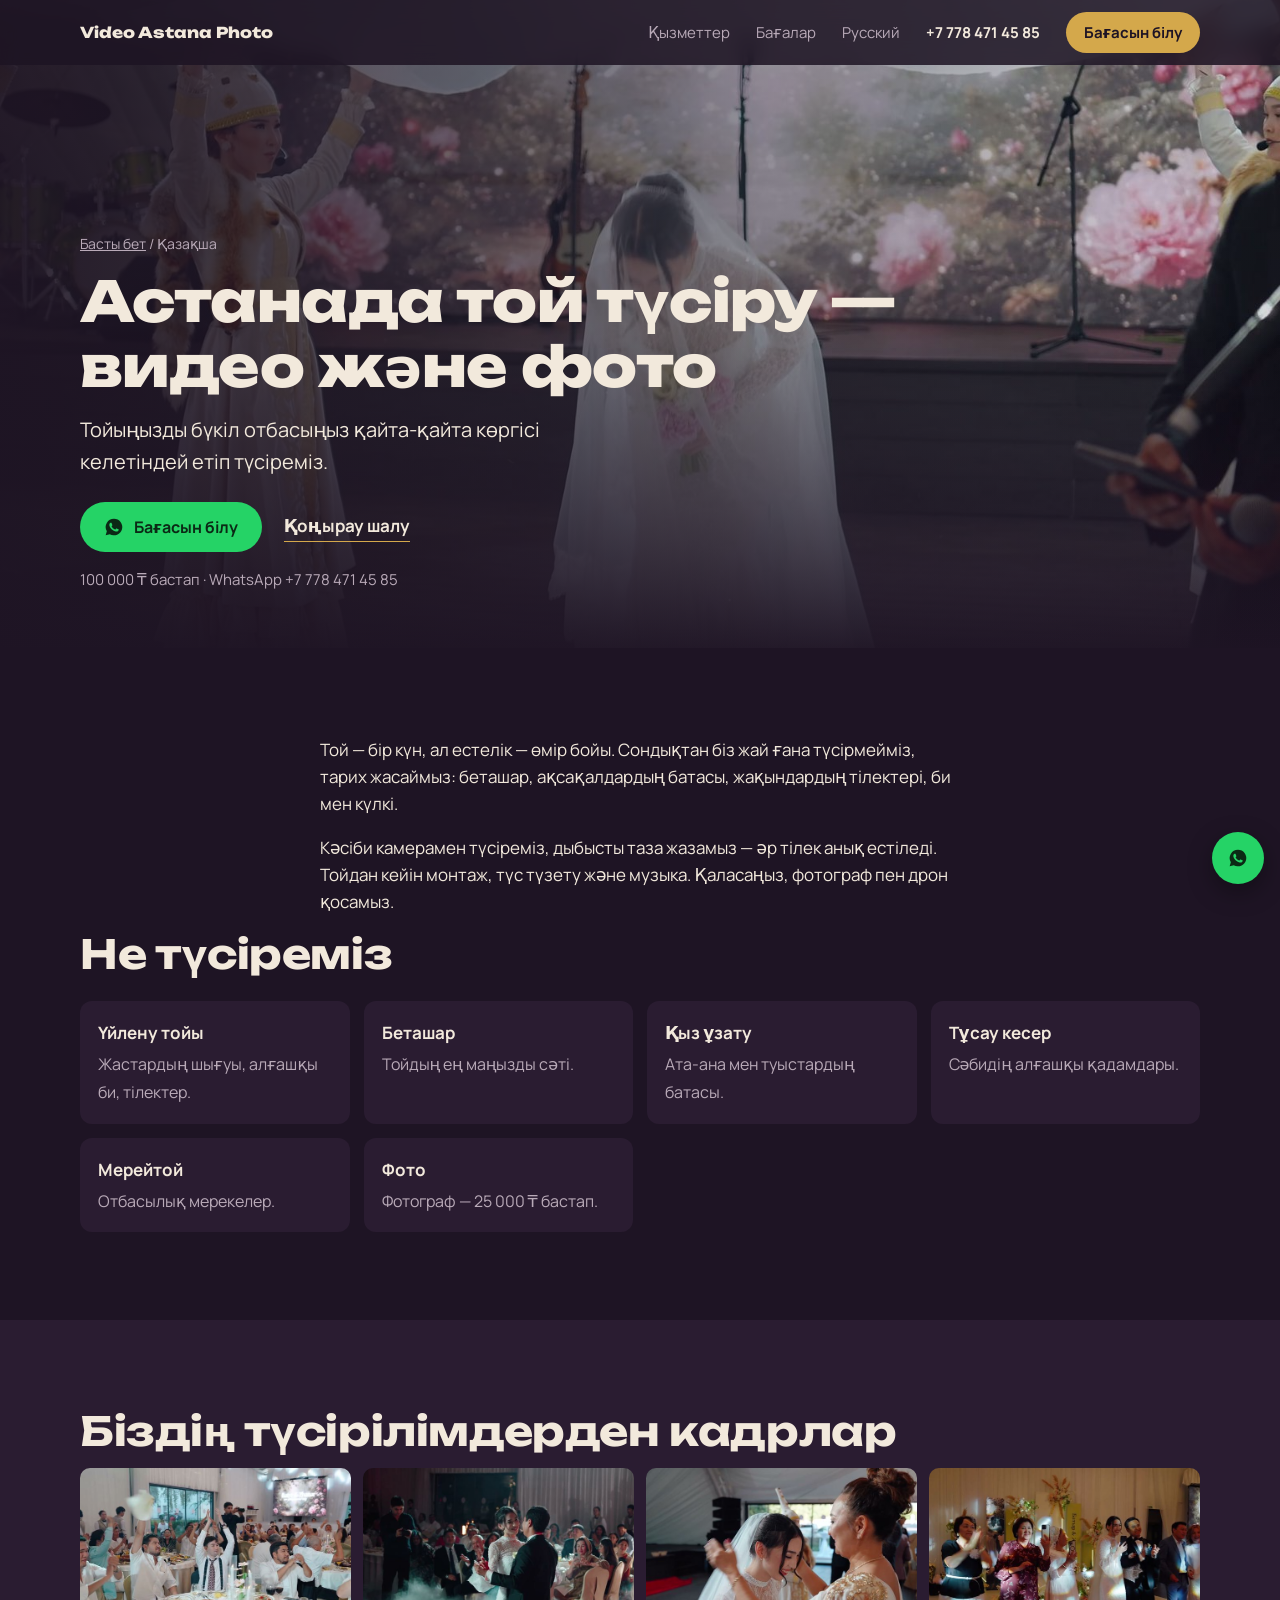
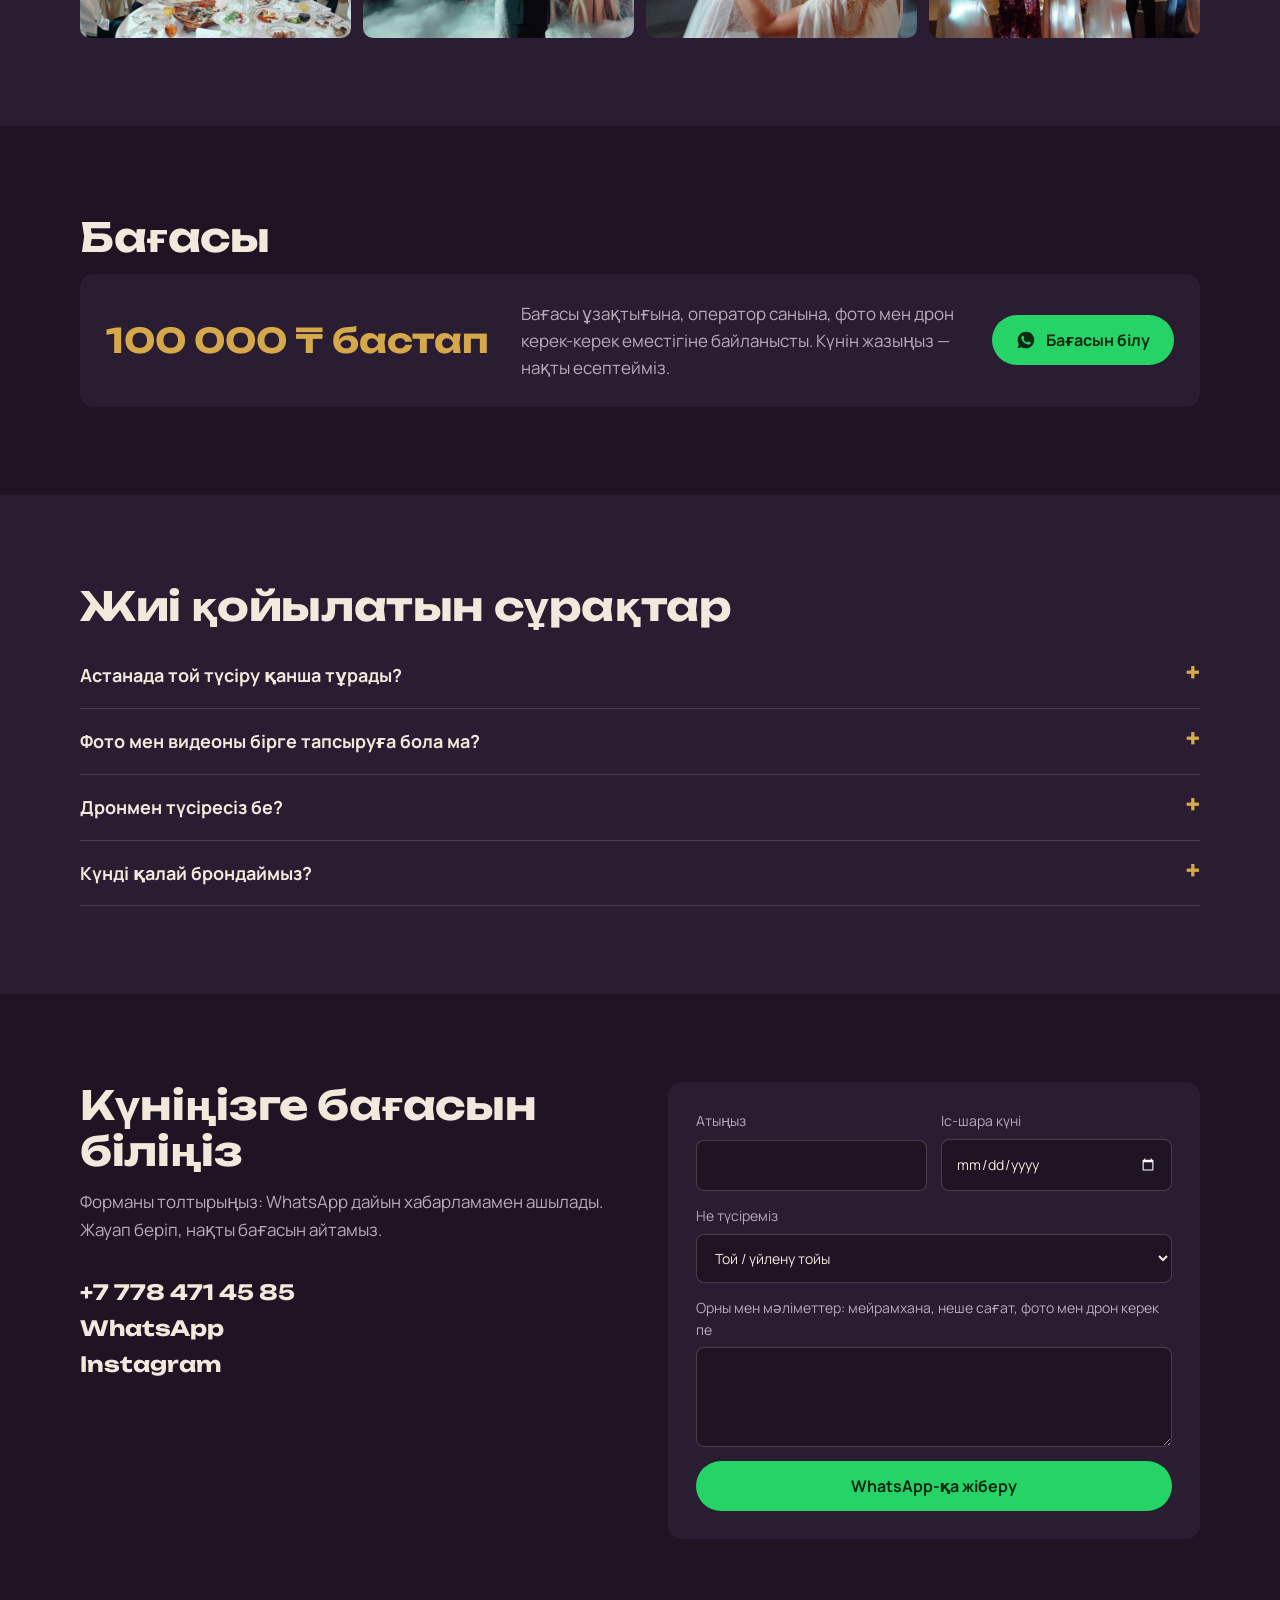
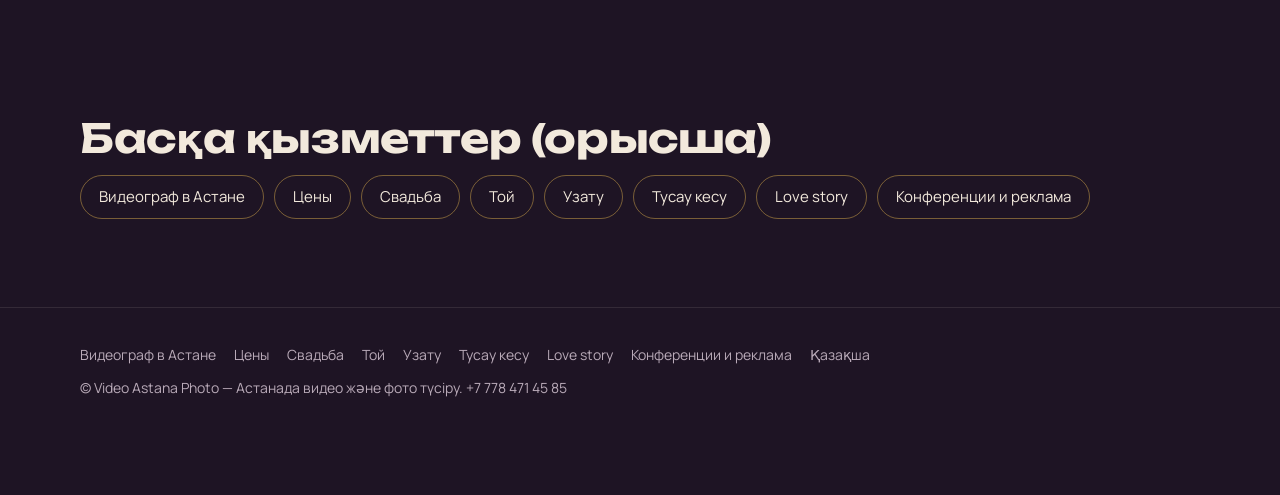
<file: kz/index.html>
<!doctype html>
<html lang="kk">
<head>
<meta charset="utf-8">
<meta name="viewport" content="width=device-width,initial-scale=1">
<title>Астанада той түсіру — видеограф және фотограф | Video Astana Photo</title>
<meta name="description" content="Астанада той, үйлену тойы, қыз ұзату және тұсау кесер түсіру. Кәсіби камера, дрон, монтаж. Бағасы 100 000 ₸ бастап. WhatsApp арқылы бағасын біліңіз.">
<link rel="canonical" href="https://videoastanaphoto.kz/kz/">
<link rel="alternate" hreflang="kk" href="https://videoastanaphoto.kz/kz/">
<link rel="alternate" hreflang="ru" href="https://videoastanaphoto.kz/">
<meta name="robots" content="index,follow">
<meta property="og:type" content="website">
<meta property="og:locale" content="kk_KZ">
<meta property="og:url" content="https://videoastanaphoto.kz/kz/">
<meta property="og:title" content="Астанада той түсіру — видео және фото — Video Astana Photo">
<meta property="og:description" content="Астанада той, үйлену тойы, қыз ұзату және тұсау кесер түсіру. Кәсіби камера, дрон, монтаж. Бағасы 100 000 ₸ бастап. WhatsApp арқылы бағасын біліңіз.">
<meta property="og:image" content="https://videoastanaphoto.kz/img/toy-betashar-astana.jpg">
<meta name="twitter:card" content="summary_large_image">
<meta name="theme-color" content="#1E1424">
<link rel="icon" href="data:image/svg+xml,<svg xmlns='http://www.w3.org/2000/svg' viewBox='0 0 32 32'><circle cx='16' cy='16' r='9' fill='%23E0483E'/></svg>">
<link rel="preload" as="image" href="/img/toy-betashar-astana.jpg" fetchpriority="high">
<link rel="preconnect" href="https://fonts.googleapis.com">
<link rel="preconnect" href="https://fonts.gstatic.com" crossorigin>
<link href="https://fonts.googleapis.com/css2?family=Unbounded:wght@500;700;800&family=Manrope:wght@400;600;700&display=swap" rel="stylesheet">
<link rel="stylesheet" href="/style.css">
<script type="application/ld+json">{"@context": "https://schema.org", "@type": "Service", "name": "Астанада той түсіру — видео және фото", "serviceType": "Қазақша", "description": "Астанада той, үйлену тойы, қыз ұзату және тұсау кесер түсіру. Кәсіби камера, дрон, монтаж. Бағасы 100 000 ₸ бастап. WhatsApp арқылы бағасын біліңіз.", "url": "https://videoastanaphoto.kz/kz/", "areaServed": {"@type": "City", "name": "Астана"}, "provider": {"@id": "https://videoastanaphoto.kz/#business"}, "offers": {"@type": "Offer", "priceCurrency": "KZT", "price": 100000, "priceSpecification": {"@type": "PriceSpecification", "minPrice": 100000, "priceCurrency": "KZT"}}}</script>
<script type="application/ld+json">{"@context": "https://schema.org", "@type": "BreadcrumbList", "itemListElement": [{"@type": "ListItem", "position": 1, "name": "Басты бет", "item": "https://videoastanaphoto.kz/"}, {"@type": "ListItem", "position": 2, "name": "Қазақша", "item": "https://videoastanaphoto.kz/kz/"}]}</script>
<script type="application/ld+json">{"@context": "https://schema.org", "@type": "FAQPage", "mainEntity": [{"@type": "Question", "name": "Астанада той түсіру қанша тұрады?", "acceptedAnswer": {"@type": "Answer", "text": "Той түсіру 100 000 ₸ бастап. Нақты бағасы ұзақтығына және қосымша қызметтерге байланысты. WhatsApp-қа күнін жазыңыз."}}, {"@type": "Question", "name": "Фото мен видеоны бірге тапсыруға бола ма?", "acceptedAnswer": {"@type": "Answer", "text": "Иә. Видеомен бірге фотограф — 25 000 ₸ бастап."}}, {"@type": "Question", "name": "Дронмен түсіресіз бе?", "acceptedAnswer": {"@type": "Answer", "text": "Иә, сұрау бойынша, әсіресе қала сыртындағы тойларда."}}, {"@type": "Question", "name": "Күнді қалай брондаймыз?", "acceptedAnswer": {"@type": "Answer", "text": "WhatsApp: +7 778 471 45 85. Күнін, мейрамхананы және неше сағат екенін жазыңыз."}}]}</script>
<script async src="https://www.googletagmanager.com/gtag/js?id=G-8J325X86KR"></script>
<script>window.dataLayer=window.dataLayer||[];function gtag(){dataLayer.push(arguments)}gtag('js',new Date());gtag('config','G-8J325X86KR');</script>
</head>
<body>

<nav class="nav" aria-label="Меню"><div class="wrap">
  <a class="logo" href="/">Video Astana Photo</a>
  <a class="m" href="/#uslugi">Қызметтер</a>
  <a class="m" href="/#ceny">Бағалар</a>
  <a class="m" href="/">Русский</a>
  <a class="tel" href="tel:+77784714585">+7 778 471 45 85</a>
  <a class="btn" href="#zayavka">Бағасын білу</a>
</div></nav>

<main>
<header class="page-hero">
  <img src="/img/toy-betashar-astana.jpg" srcset="/img/toy-betashar-astana-sm.jpg 720w, /img/toy-betashar-astana.jpg 1600w" sizes="100vw" alt="Астанадағы тойдағы беташар — біздің түсірілімнен кадр" width="720" height="405">
  <div class="wrap">
    <p class="crumbs"><a href="/">Басты бет</a> / Қазақша</p>
    <h1>Астанада той түсіру — видео және фото</h1>
    <p class="lead">Тойыңызды бүкіл отбасыңыз қайта-қайта көргісі келетіндей етіп түсіреміз.</p>
    <div class="cta">
      <a class="btn wa" href="https://wa.me/77784714585?text=%D0%A1%D3%99%D0%BB%D0%B5%D0%BC%D0%B5%D1%82%D1%81%D1%96%D0%B7%20%D0%B1%D0%B5%21%20%D0%A2%D0%BE%D0%B9%20%D1%82%D2%AF%D1%81%D1%96%D1%80%D1%83%20%D0%B1%D0%B0%D2%93%D0%B0%D1%81%D1%8B%D0%BD%20%D0%B1%D1%96%D0%BB%D0%B3%D1%96%D0%BC%20%D0%BA%D0%B5%D0%BB%D0%B5%D0%B4%D1%96."><svg viewBox="0 0 24 24" fill="currentColor" aria-hidden="true"><path d="M12 2a10 10 0 0 0-8.6 15.1L2 22l5-1.3A10 10 0 1 0 12 2Zm5.3 14.2c-.2.6-1.3 1.2-1.8 1.2-.5.1-1 .2-3.3-.7-2.8-1.1-4.6-4-4.7-4.2-.1-.2-1.1-1.5-1.1-2.9s.7-2 1-2.3c.2-.3.5-.3.7-.3h.5c.2 0 .4 0 .6.5l.8 2c.1.2.1.4 0 .5l-.3.5-.4.4c-.1.1-.3.3-.1.6.2.3.8 1.3 1.6 2.1 1.1 1 2 1.3 2.3 1.4.3.1.5.1.6-.1l.9-1c.2-.3.4-.2.6-.1l1.9.9c.3.1.5.2.5.3.1.1.1.7-.1 1.2Z"/></svg>Бағасын білу</a>
      <a class="link" href="tel:+77784714585">Қоңырау шалу</a>
    </div>
    <p class="price-hint">100 000 ₸ бастап · WhatsApp +7 778 471 45 85</p>
  </div>
</header>

<section><div class="wrap prose">
  <p>Той — бір күн, ал естелік — өмір бойы. Сондықтан біз жай ғана түсірмейміз, тарих жасаймыз: беташар, ақсақалдардың батасы, жақындардың тілектері, би мен күлкі.</p><p>Кәсіби камерамен түсіреміз, дыбысты таза жазамыз — әр тілек анық естіледі. Тойдан кейін монтаж, түс түзету және музыка. Қаласаңыз, фотограф пен дрон қосамыз.</p>
</div>
<div class="wrap">
  <h2>Не түсіреміз</h2>
  <ul class="moments"><li><strong>Үйлену тойы</strong><span>Жастардың шығуы, алғашқы би, тілектер.</span></li><li><strong>Беташар</strong><span>Тойдың ең маңызды сәті.</span></li><li><strong>Қыз ұзату</strong><span>Ата-ана мен туыстардың батасы.</span></li><li><strong>Тұсау кесер</strong><span>Сәбидің алғашқы қадамдары.</span></li><li><strong>Мерейтой</strong><span>Отбасылық мерекелер.</span></li><li><strong>Фото</strong><span>Фотограф — 25 000 ₸ бастап.</span></li></ul>
</div></section>

<section class="prices"><div class="wrap">
  <h2>Біздің түсірілімдерден кадрлар</h2>
  <div class="gallery"><img src="/img/gosti-na-toe-sm.jpg" srcset="/img/gosti-na-toe-sm.jpg 720w, /img/gosti-na-toe.jpg 1600w" sizes="(max-width:600px) 100vw, 33vw" alt="Тойдағы қуанышты қонақтар" width="720" height="405" loading="lazy"><img src="/img/pervyj-tanec-sm.jpg" srcset="/img/pervyj-tanec-sm.jpg 720w, /img/pervyj-tanec.jpg 1600w" sizes="(max-width:600px) 100vw, 33vw" alt="Жастардың алғашқы биі" width="720" height="405" loading="lazy"><img src="/img/nevesta-i-rodnye-sm.jpg" srcset="/img/nevesta-i-rodnye-sm.jpg 720w, /img/nevesta-i-rodnye.jpg 1600w" sizes="(max-width:600px) 100vw, 33vw" alt="Қалыңдық және туыстары" width="720" height="405" loading="lazy"><img src="/img/semya-na-toe-sm.jpg" srcset="/img/semya-na-toe-sm.jpg 720w, /img/semya-na-toe.jpg 1600w" sizes="(max-width:600px) 100vw, 33vw" alt="Тойда билеп жүрген туыстар" width="720" height="405" loading="lazy"></div>
</div></section>

<section id="ceny"><div class="wrap">
  <h2>Бағасы</h2>
  <div class="pricebox"><b>100 000 ₸ бастап</b><p>Бағасы ұзақтығына, оператор санына, фото мен дрон керек-керек еместігіне байланысты. Күнін жазыңыз — нақты есептейміз.</p><a class="btn wa" href="https://wa.me/77784714585?text=%D0%A1%D3%99%D0%BB%D0%B5%D0%BC%D0%B5%D1%82%D1%81%D1%96%D0%B7%20%D0%B1%D0%B5%21%20%D0%A2%D0%BE%D0%B9%20%D1%82%D2%AF%D1%81%D1%96%D1%80%D1%83%20%D0%B1%D0%B0%D2%93%D0%B0%D1%81%D1%8B%D0%BD%20%D0%B1%D1%96%D0%BB%D0%B3%D1%96%D0%BC%20%D0%BA%D0%B5%D0%BB%D0%B5%D0%B4%D1%96."><svg viewBox="0 0 24 24" fill="currentColor" aria-hidden="true"><path d="M12 2a10 10 0 0 0-8.6 15.1L2 22l5-1.3A10 10 0 1 0 12 2Zm5.3 14.2c-.2.6-1.3 1.2-1.8 1.2-.5.1-1 .2-3.3-.7-2.8-1.1-4.6-4-4.7-4.2-.1-.2-1.1-1.5-1.1-2.9s.7-2 1-2.3c.2-.3.5-.3.7-.3h.5c.2 0 .4 0 .6.5l.8 2c.1.2.1.4 0 .5l-.3.5-.4.4c-.1.1-.3.3-.1.6.2.3.8 1.3 1.6 2.1 1.1 1 2 1.3 2.3 1.4.3.1.5.1.6-.1l.9-1c.2-.3.4-.2.6-.1l1.9.9c.3.1.5.2.5.3.1.1.1.7-.1 1.2Z"/></svg>Бағасын білу</a></div>
</div></section>

<section class="prices" id="faq"><div class="wrap faq">
  <h2>Жиі қойылатын сұрақтар</h2>
  <details><summary>Астанада той түсіру қанша тұрады?</summary><p>Той түсіру 100 000 ₸ бастап. Нақты бағасы ұзақтығына және қосымша қызметтерге байланысты. WhatsApp-қа күнін жазыңыз.</p></details><details><summary>Фото мен видеоны бірге тапсыруға бола ма?</summary><p>Иә. Видеомен бірге фотограф — 25 000 ₸ бастап.</p></details><details><summary>Дронмен түсіресіз бе?</summary><p>Иә, сұрау бойынша, әсіресе қала сыртындағы тойларда.</p></details><details><summary>Күнді қалай брондаймыз?</summary><p>WhatsApp: +7 778 471 45 85. Күнін, мейрамхананы және неше сағат екенін жазыңыз.</p></details>
</div></section>

<section id="zayavka"><div class="wrap order">
  <div>
    <h2>Күніңізге бағасын біліңіз</h2>
    <p class="sub">Форманы толтырыңыз: WhatsApp дайын хабарламамен ашылады. Жауап беріп, нақты бағасын айтамыз.</p>
    <div class="contacts">
      <a href="tel:+77784714585">+7 778 471 45 85</a>
      <a href="https://wa.me/77784714585">WhatsApp</a>
      <a href="https://instagram.com/video_astana_photo" rel="noopener">Instagram</a>
    </div>
  </div>
  <form id="f">
    <div class="two">
      <label>Атыңыз<input name="name" required autocomplete="name"></label>
      <label>Іс-шара күні<input name="date" type="date"></label>
    </div>
    <label>Не түсіреміз
      <select name="type" id="type"><option selected>Той / үйлену тойы</option><option>Қыз ұзату</option><option>Тұсау кесер</option><option>Мерейтой / туған күн</option><option>Концерт</option><option>Басқа</option></select>
    </label>
    <label>Орны мен мәліметтер: мейрамхана, неше сағат, фото мен дрон керек пе<textarea name="msg"></textarea></label>
    <button class="btn wa" type="submit">WhatsApp-қа жіберу</button>
  </form>
</div></section>

<section><div class="wrap">
  <h2>Басқа қызметтер (орысша)</h2>
  <div class="related"><a href="/videograf-astana/">Видеограф в Астане</a><a href="/ceny/">Цены</a><a href="/svadba/">Свадьба</a><a href="/toy/">Той</a><a href="/uzatu/">Узату</a><a href="/tusau-kesu/">Тусау кесу</a><a href="/love-story/">Love story</a><a href="/konferencii/">Конференции и реклама</a></div>
</div></section>
</main>

<footer><div class="wrap">
  <nav class="foot-links" aria-label="Услуги"><a href="/videograf-astana/">Видеограф в Астане</a><a href="/ceny/">Цены</a><a href="/svadba/">Свадьба</a><a href="/toy/">Той</a><a href="/uzatu/">Узату</a><a href="/tusau-kesu/">Тусау кесу</a><a href="/love-story/">Love story</a><a href="/konferencii/">Конференции и реклама</a><a href="/kz/" hreflang="kk">Қазақша</a></nav>
  <span>© Video Astana Photo — Астанада видео және фото түсіру. +7 778 471 45 85</span>
</div></footer>

<a class="btn wa fab" href="https://wa.me/77784714585" aria-label="WhatsApp"><svg viewBox="0 0 24 24" fill="currentColor" aria-hidden="true"><path d="M12 2a10 10 0 0 0-8.6 15.1L2 22l5-1.3A10 10 0 1 0 12 2Zm5.3 14.2c-.2.6-1.3 1.2-1.8 1.2-.5.1-1 .2-3.3-.7-2.8-1.1-4.6-4-4.7-4.2-.1-.2-1.1-1.5-1.1-2.9s.7-2 1-2.3c.2-.3.5-.3.7-.3h.5c.2 0 .4 0 .6.5l.8 2c.1.2.1.4 0 .5l-.3.5-.4.4c-.1.1-.3.3-.1.6.2.3.8 1.3 1.6 2.1 1.1 1 2 1.3 2.3 1.4.3.1.5.1.6-.1l.9-1c.2-.3.4-.2.6-.1l1.9.9c.3.1.5.2.5.3.1.1.1.7-.1 1.2Z"/></svg><span>WhatsApp</span></a>
<script src="/site.js"></script>
</body>
</html>
</file>
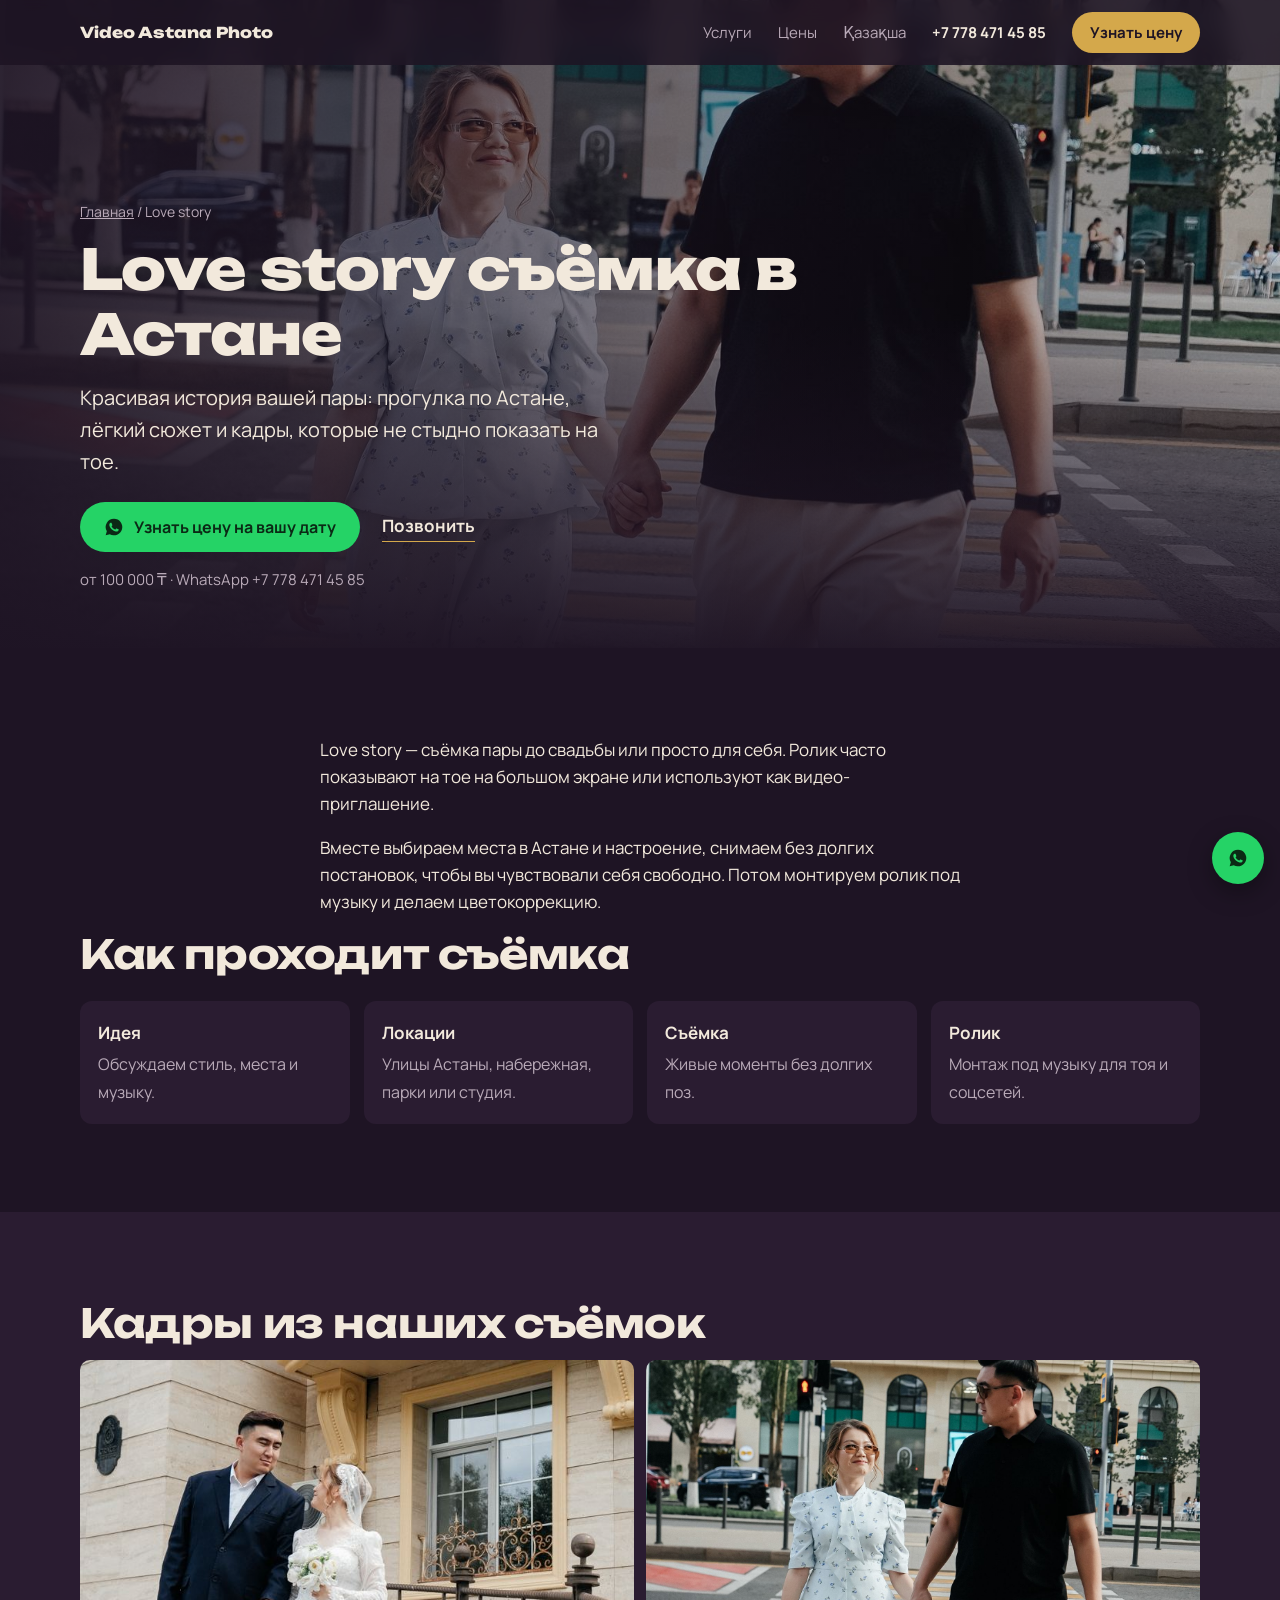
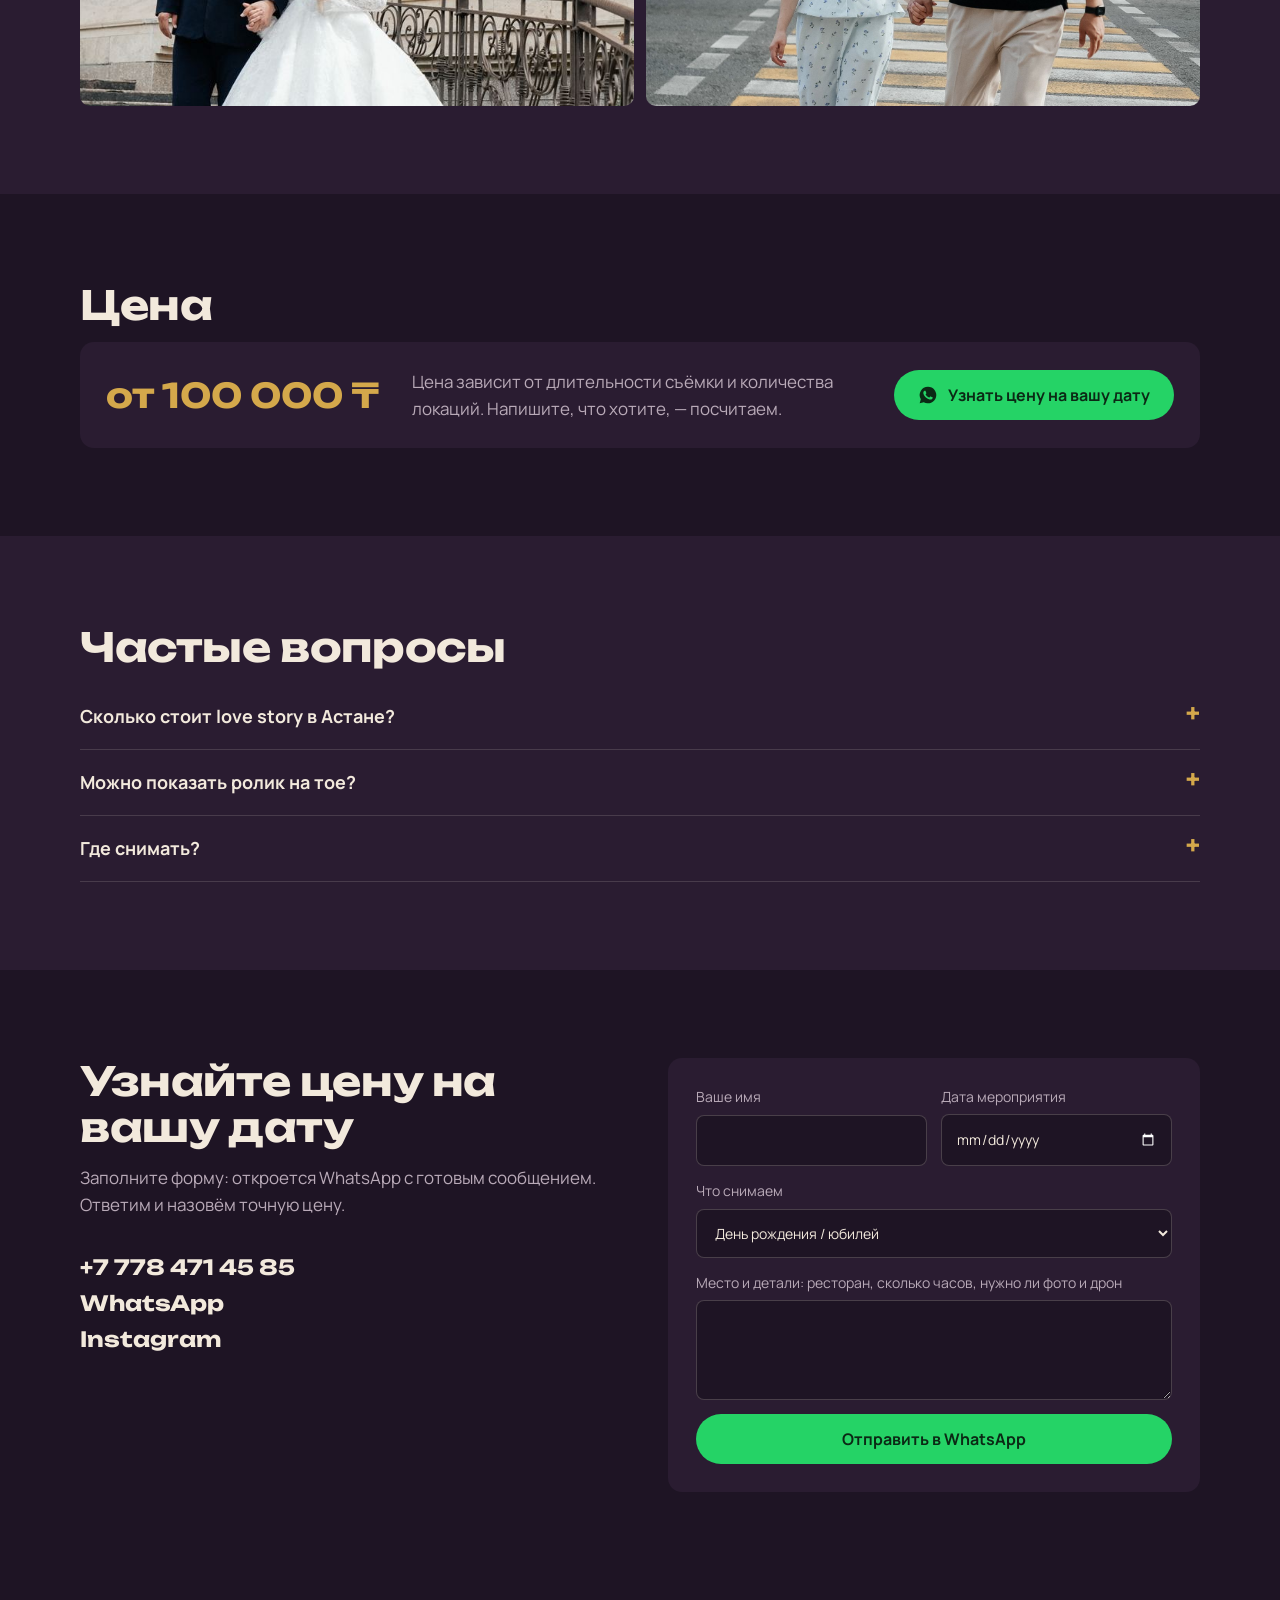
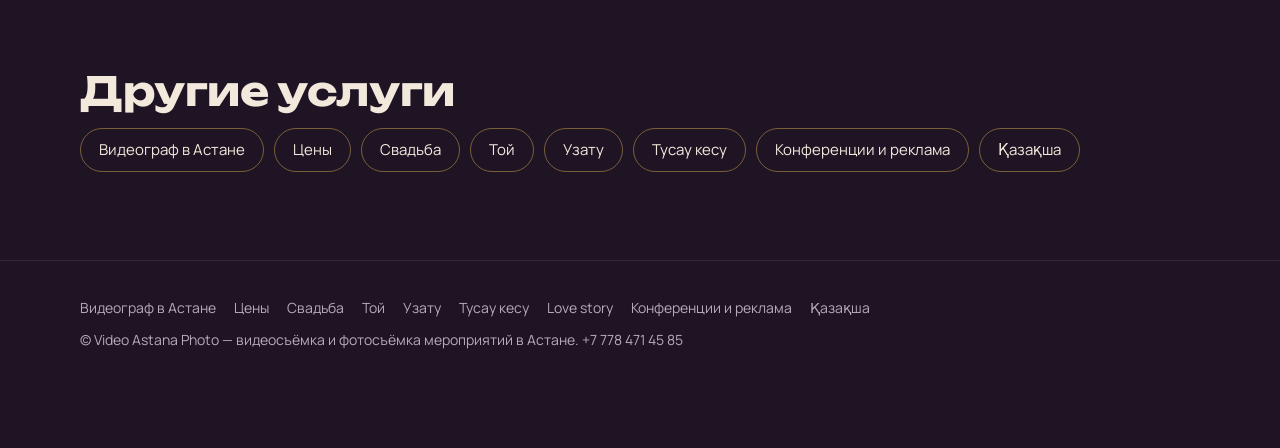
<file: love-story/index.html>
<!doctype html>
<html lang="ru">
<head>
<meta charset="utf-8">
<meta name="viewport" content="width=device-width,initial-scale=1">
<title>Love story съёмка в Астане — видео и фото пары | Video Astana Photo</title>
<meta name="description" content="Love story видео и фотосъёмка в Астане: прогулка по городу, предсвадебная съёмка, ролик для приглашения и соцсетей. Узнайте цену в WhatsApp.">
<link rel="canonical" href="https://videoastanaphoto.kz/love-story/">
<meta name="robots" content="index,follow">
<meta property="og:type" content="website">
<meta property="og:locale" content="ru_KZ">
<meta property="og:url" content="https://videoastanaphoto.kz/love-story/">
<meta property="og:title" content="Love story съёмка в Астане — Video Astana Photo">
<meta property="og:description" content="Love story видео и фотосъёмка в Астане: прогулка по городу, предсвадебная съёмка, ролик для приглашения и соцсетей. Узнайте цену в WhatsApp.">
<meta property="og:image" content="https://videoastanaphoto.kz/img/love-story-astana.jpg">
<meta name="twitter:card" content="summary_large_image">
<meta name="theme-color" content="#1E1424">
<link rel="icon" href="data:image/svg+xml,<svg xmlns='http://www.w3.org/2000/svg' viewBox='0 0 32 32'><circle cx='16' cy='16' r='9' fill='%23E0483E'/></svg>">
<link rel="preload" as="image" href="/img/love-story-astana.jpg" fetchpriority="high">
<link rel="preconnect" href="https://fonts.googleapis.com">
<link rel="preconnect" href="https://fonts.gstatic.com" crossorigin>
<link href="https://fonts.googleapis.com/css2?family=Unbounded:wght@500;700;800&family=Manrope:wght@400;600;700&display=swap" rel="stylesheet">
<link rel="stylesheet" href="/style.css">
<script type="application/ld+json">{"@context": "https://schema.org", "@type": "Service", "name": "Love story съёмка в Астане", "serviceType": "Love story", "description": "Love story видео и фотосъёмка в Астане: прогулка по городу, предсвадебная съёмка, ролик для приглашения и соцсетей. Узнайте цену в WhatsApp.", "url": "https://videoastanaphoto.kz/love-story/", "areaServed": {"@type": "City", "name": "Астана"}, "provider": {"@id": "https://videoastanaphoto.kz/#business"}, "offers": {"@type": "Offer", "priceCurrency": "KZT", "price": 100000, "priceSpecification": {"@type": "PriceSpecification", "minPrice": 100000, "priceCurrency": "KZT"}}}</script>
<script type="application/ld+json">{"@context": "https://schema.org", "@type": "BreadcrumbList", "itemListElement": [{"@type": "ListItem", "position": 1, "name": "Главная", "item": "https://videoastanaphoto.kz/"}, {"@type": "ListItem", "position": 2, "name": "Love story", "item": "https://videoastanaphoto.kz/love-story/"}]}</script>
<script type="application/ld+json">{"@context": "https://schema.org", "@type": "FAQPage", "mainEntity": [{"@type": "Question", "name": "Сколько стоит love story в Астане?", "acceptedAnswer": {"@type": "Answer", "text": "Напишите в WhatsApp, сколько часов и локаций планируете, — назовём точную цену."}}, {"@type": "Question", "name": "Можно показать ролик на тое?", "acceptedAnswer": {"@type": "Answer", "text": "Да, делаем версию для экрана в зале и короткую — для Instagram."}}, {"@type": "Question", "name": "Где снимать?", "acceptedAnswer": {"@type": "Answer", "text": "Предложим красивые места в Астане под ваш стиль."}}]}</script>
<script async src="https://www.googletagmanager.com/gtag/js?id=G-8J325X86KR"></script>
<script>window.dataLayer=window.dataLayer||[];function gtag(){dataLayer.push(arguments)}gtag('js',new Date());gtag('config','G-8J325X86KR');</script>
</head>
<body>

<nav class="nav" aria-label="Меню"><div class="wrap">
  <a class="logo" href="/">Video Astana Photo</a>
  <a class="m" href="/#uslugi">Услуги</a>
  <a class="m" href="/#ceny">Цены</a>
  <a class="m" href="/kz/">Қазақша</a>
  <a class="tel" href="tel:+77784714585">+7 778 471 45 85</a>
  <a class="btn" href="#zayavka">Узнать цену</a>
</div></nav>

<main>
<header class="page-hero">
  <img src="/img/love-story-astana.jpg" srcset="/img/love-story-astana-sm.jpg 720w, /img/love-story-astana.jpg 1600w" sizes="100vw" alt="Love story съёмка пары на улице Астаны" width="720" height="405">
  <div class="wrap">
    <p class="crumbs"><a href="/">Главная</a> / Love story</p>
    <h1>Love story съёмка в Астане</h1>
    <p class="lead">Красивая история вашей пары: прогулка по Астане, лёгкий сюжет и кадры, которые не стыдно показать на тое.</p>
    <div class="cta">
      <a class="btn wa" href="https://wa.me/77784714585?text=%D0%97%D0%B4%D1%80%D0%B0%D0%B2%D1%81%D1%82%D0%B2%D1%83%D0%B9%D1%82%D0%B5%21%20%D0%A5%D0%BE%D1%87%D1%83%20%D1%83%D0%B7%D0%BD%D0%B0%D1%82%D1%8C%20%D1%86%D0%B5%D0%BD%D1%83%20%D1%81%D1%8A%D1%91%D0%BC%D0%BA%D0%B8%20%28love%20story%29%20%D0%BD%D0%B0%20%D0%BC%D0%BE%D1%8E%20%D0%B4%D0%B0%D1%82%D1%83."><svg viewBox="0 0 24 24" fill="currentColor" aria-hidden="true"><path d="M12 2a10 10 0 0 0-8.6 15.1L2 22l5-1.3A10 10 0 1 0 12 2Zm5.3 14.2c-.2.6-1.3 1.2-1.8 1.2-.5.1-1 .2-3.3-.7-2.8-1.1-4.6-4-4.7-4.2-.1-.2-1.1-1.5-1.1-2.9s.7-2 1-2.3c.2-.3.5-.3.7-.3h.5c.2 0 .4 0 .6.5l.8 2c.1.2.1.4 0 .5l-.3.5-.4.4c-.1.1-.3.3-.1.6.2.3.8 1.3 1.6 2.1 1.1 1 2 1.3 2.3 1.4.3.1.5.1.6-.1l.9-1c.2-.3.4-.2.6-.1l1.9.9c.3.1.5.2.5.3.1.1.1.7-.1 1.2Z"/></svg>Узнать цену на вашу дату</a>
      <a class="link" href="tel:+77784714585">Позвонить</a>
    </div>
    <p class="price-hint">от 100 000 ₸ · WhatsApp +7 778 471 45 85</p>
  </div>
</header>

<section><div class="wrap prose">
  <p>Love story — съёмка пары до свадьбы или просто для себя. Ролик часто показывают на тое на большом экране или используют как видео-приглашение.</p><p>Вместе выбираем места в Астане и настроение, снимаем без долгих постановок, чтобы вы чувствовали себя свободно. Потом монтируем ролик под музыку и делаем цветокоррекцию.</p>
</div>
<div class="wrap">
  <h2>Как проходит съёмка</h2>
  <ul class="moments"><li><strong>Идея</strong><span>Обсуждаем стиль, места и музыку.</span></li><li><strong>Локации</strong><span>Улицы Астаны, набережная, парки или студия.</span></li><li><strong>Съёмка</strong><span>Живые моменты без долгих поз.</span></li><li><strong>Ролик</strong><span>Монтаж под музыку для тоя и соцсетей.</span></li></ul>
</div></section>

<section class="prices"><div class="wrap">
  <h2>Кадры из наших съёмок</h2>
  <div class="gallery"><img src="/img/svadebnoe-foto-sm.jpg" srcset="/img/svadebnoe-foto-sm.jpg 720w, /img/svadebnoe-foto.jpg 1600w" sizes="(max-width:600px) 100vw, 33vw" alt="Пара у входа в здание — свадебная фотосессия" width="720" height="405" loading="lazy"><img src="/img/love-story-astana-sm.jpg" srcset="/img/love-story-astana-sm.jpg 720w, /img/love-story-astana.jpg 1600w" sizes="(max-width:600px) 100vw, 33vw" alt="Пара идёт по пешеходному переходу в Астане" width="720" height="405" loading="lazy"></div>
</div></section>

<section id="ceny"><div class="wrap">
  <h2>Цена</h2>
  <div class="pricebox"><b>от 100 000 ₸</b><p>Цена зависит от длительности съёмки и количества локаций. Напишите, что хотите, — посчитаем.</p><a class="btn wa" href="https://wa.me/77784714585?text=%D0%97%D0%B4%D1%80%D0%B0%D0%B2%D1%81%D1%82%D0%B2%D1%83%D0%B9%D1%82%D0%B5%21%20%D0%A5%D0%BE%D1%87%D1%83%20%D1%83%D0%B7%D0%BD%D0%B0%D1%82%D1%8C%20%D1%86%D0%B5%D0%BD%D1%83%20%D1%81%D1%8A%D1%91%D0%BC%D0%BA%D0%B8%20%28love%20story%29%20%D0%BD%D0%B0%20%D0%BC%D0%BE%D1%8E%20%D0%B4%D0%B0%D1%82%D1%83."><svg viewBox="0 0 24 24" fill="currentColor" aria-hidden="true"><path d="M12 2a10 10 0 0 0-8.6 15.1L2 22l5-1.3A10 10 0 1 0 12 2Zm5.3 14.2c-.2.6-1.3 1.2-1.8 1.2-.5.1-1 .2-3.3-.7-2.8-1.1-4.6-4-4.7-4.2-.1-.2-1.1-1.5-1.1-2.9s.7-2 1-2.3c.2-.3.5-.3.7-.3h.5c.2 0 .4 0 .6.5l.8 2c.1.2.1.4 0 .5l-.3.5-.4.4c-.1.1-.3.3-.1.6.2.3.8 1.3 1.6 2.1 1.1 1 2 1.3 2.3 1.4.3.1.5.1.6-.1l.9-1c.2-.3.4-.2.6-.1l1.9.9c.3.1.5.2.5.3.1.1.1.7-.1 1.2Z"/></svg>Узнать цену на вашу дату</a></div>
</div></section>

<section class="prices" id="faq"><div class="wrap faq">
  <h2>Частые вопросы</h2>
  <details><summary>Сколько стоит love story в Астане?</summary><p>Напишите в WhatsApp, сколько часов и локаций планируете, — назовём точную цену.</p></details><details><summary>Можно показать ролик на тое?</summary><p>Да, делаем версию для экрана в зале и короткую — для Instagram.</p></details><details><summary>Где снимать?</summary><p>Предложим красивые места в Астане под ваш стиль.</p></details>
</div></section>

<section id="zayavka"><div class="wrap order">
  <div>
    <h2>Узнайте цену на вашу дату</h2>
    <p class="sub">Заполните форму: откроется WhatsApp с готовым сообщением. Ответим и назовём точную цену.</p>
    <div class="contacts">
      <a href="tel:+77784714585">+7 778 471 45 85</a>
      <a href="https://wa.me/77784714585">WhatsApp</a>
      <a href="https://instagram.com/video_astana_photo" rel="noopener">Instagram</a>
    </div>
  </div>
  <form id="f">
    <div class="two">
      <label>Ваше имя<input name="name" required autocomplete="name"></label>
      <label>Дата мероприятия<input name="date" type="date"></label>
    </div>
    <label>Что снимаем
      <select name="type" id="type"><option>Той / свадьба / узату</option><option>Тусау кесу / годики</option><option selected>День рождения / юбилей</option><option>Концерт / выступление</option><option>Деловое мероприятие</option><option>Другое</option></select>
    </label>
    <label>Место и детали: ресторан, сколько часов, нужно ли фото и дрон<textarea name="msg"></textarea></label>
    <button class="btn wa" type="submit">Отправить в WhatsApp</button>
  </form>
</div></section>

<section><div class="wrap">
  <h2>Другие услуги</h2>
  <div class="related"><a href="/videograf-astana/">Видеограф в Астане</a><a href="/ceny/">Цены</a><a href="/svadba/">Свадьба</a><a href="/toy/">Той</a><a href="/uzatu/">Узату</a><a href="/tusau-kesu/">Тусау кесу</a><a href="/konferencii/">Конференции и реклама</a><a href="/kz/" hreflang="kk">Қазақша</a></div>
</div></section>
</main>

<footer><div class="wrap">
  <nav class="foot-links" aria-label="Услуги"><a href="/videograf-astana/">Видеограф в Астане</a><a href="/ceny/">Цены</a><a href="/svadba/">Свадьба</a><a href="/toy/">Той</a><a href="/uzatu/">Узату</a><a href="/tusau-kesu/">Тусау кесу</a><a href="/love-story/">Love story</a><a href="/konferencii/">Конференции и реклама</a><a href="/kz/" hreflang="kk">Қазақша</a></nav>
  <span>© Video Astana Photo — видеосъёмка и фотосъёмка мероприятий в Астане. +7 778 471 45 85</span>
</div></footer>

<a class="btn wa fab" href="https://wa.me/77784714585" aria-label="WhatsApp"><svg viewBox="0 0 24 24" fill="currentColor" aria-hidden="true"><path d="M12 2a10 10 0 0 0-8.6 15.1L2 22l5-1.3A10 10 0 1 0 12 2Zm5.3 14.2c-.2.6-1.3 1.2-1.8 1.2-.5.1-1 .2-3.3-.7-2.8-1.1-4.6-4-4.7-4.2-.1-.2-1.1-1.5-1.1-2.9s.7-2 1-2.3c.2-.3.5-.3.7-.3h.5c.2 0 .4 0 .6.5l.8 2c.1.2.1.4 0 .5l-.3.5-.4.4c-.1.1-.3.3-.1.6.2.3.8 1.3 1.6 2.1 1.1 1 2 1.3 2.3 1.4.3.1.5.1.6-.1l.9-1c.2-.3.4-.2.6-.1l1.9.9c.3.1.5.2.5.3.1.1.1.7-.1 1.2Z"/></svg><span>WhatsApp</span></a>
<script src="/site.js"></script>
</body>
</html>
</file>
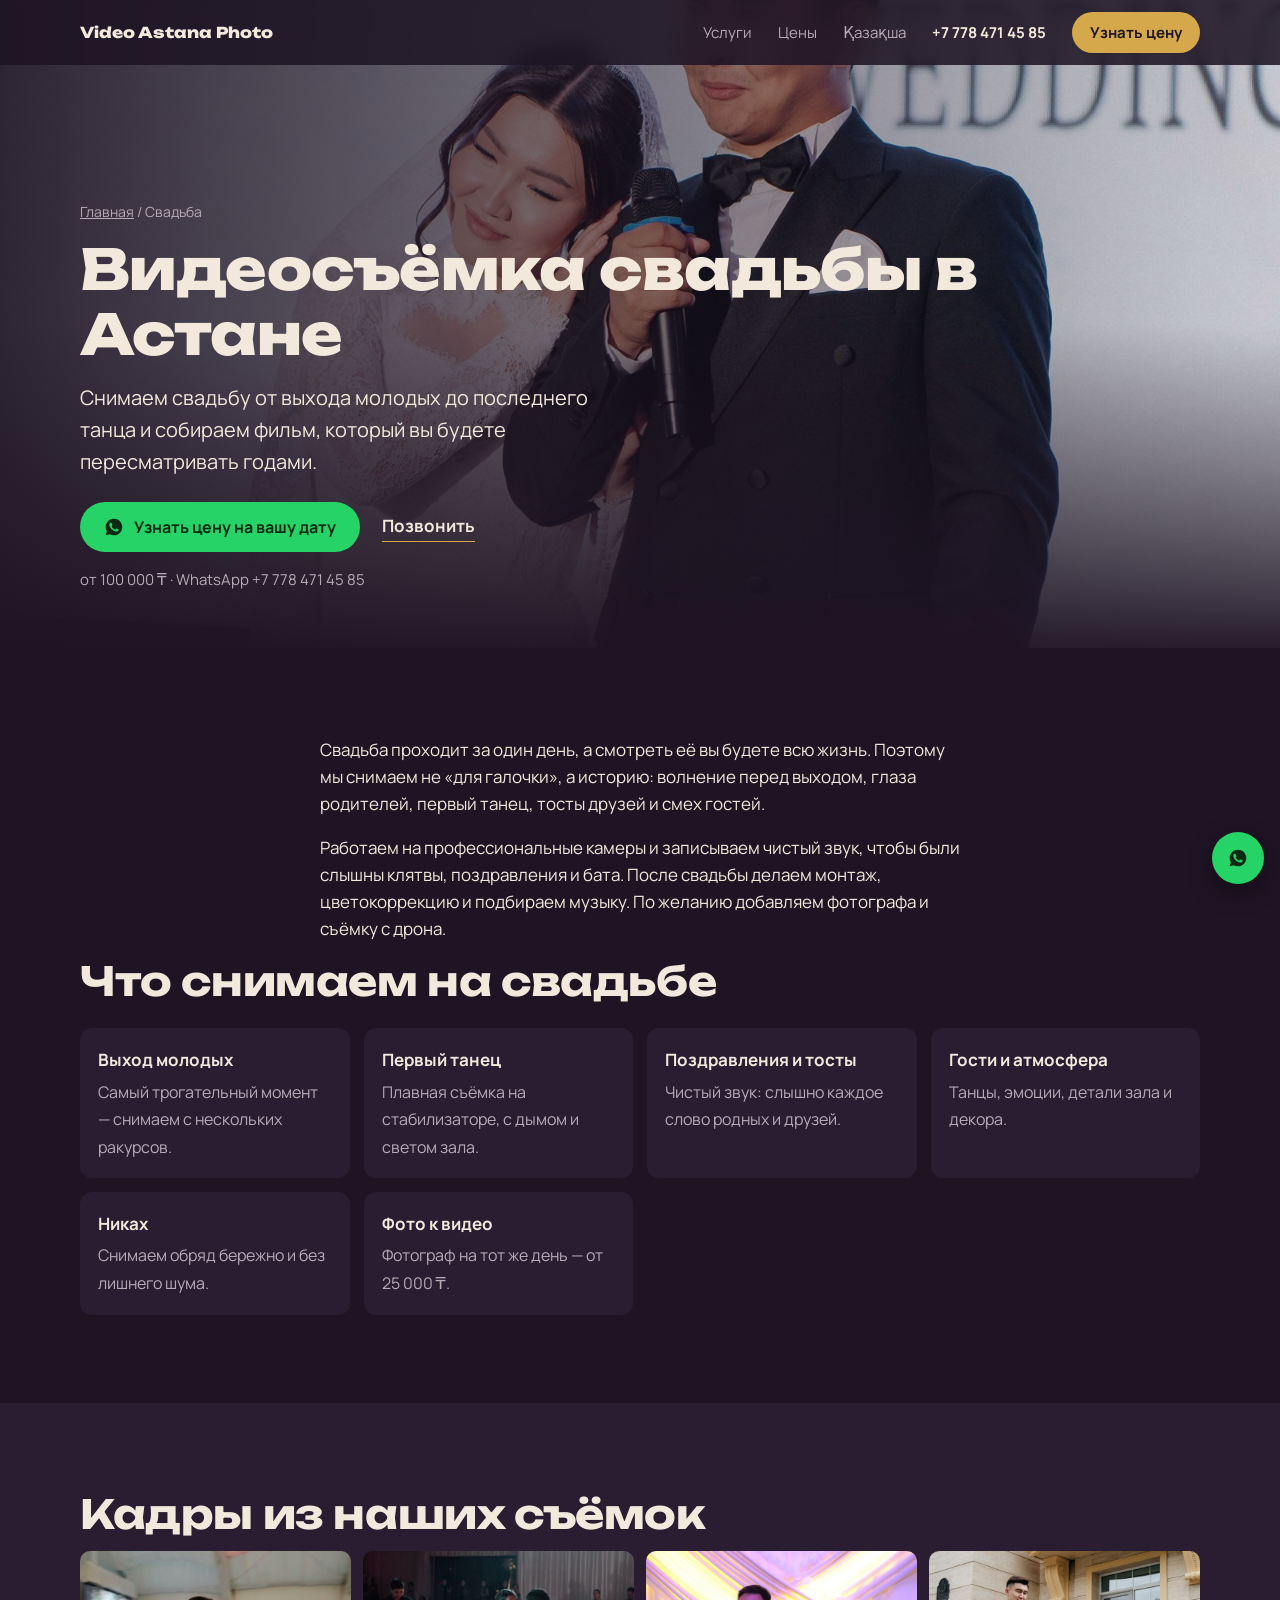
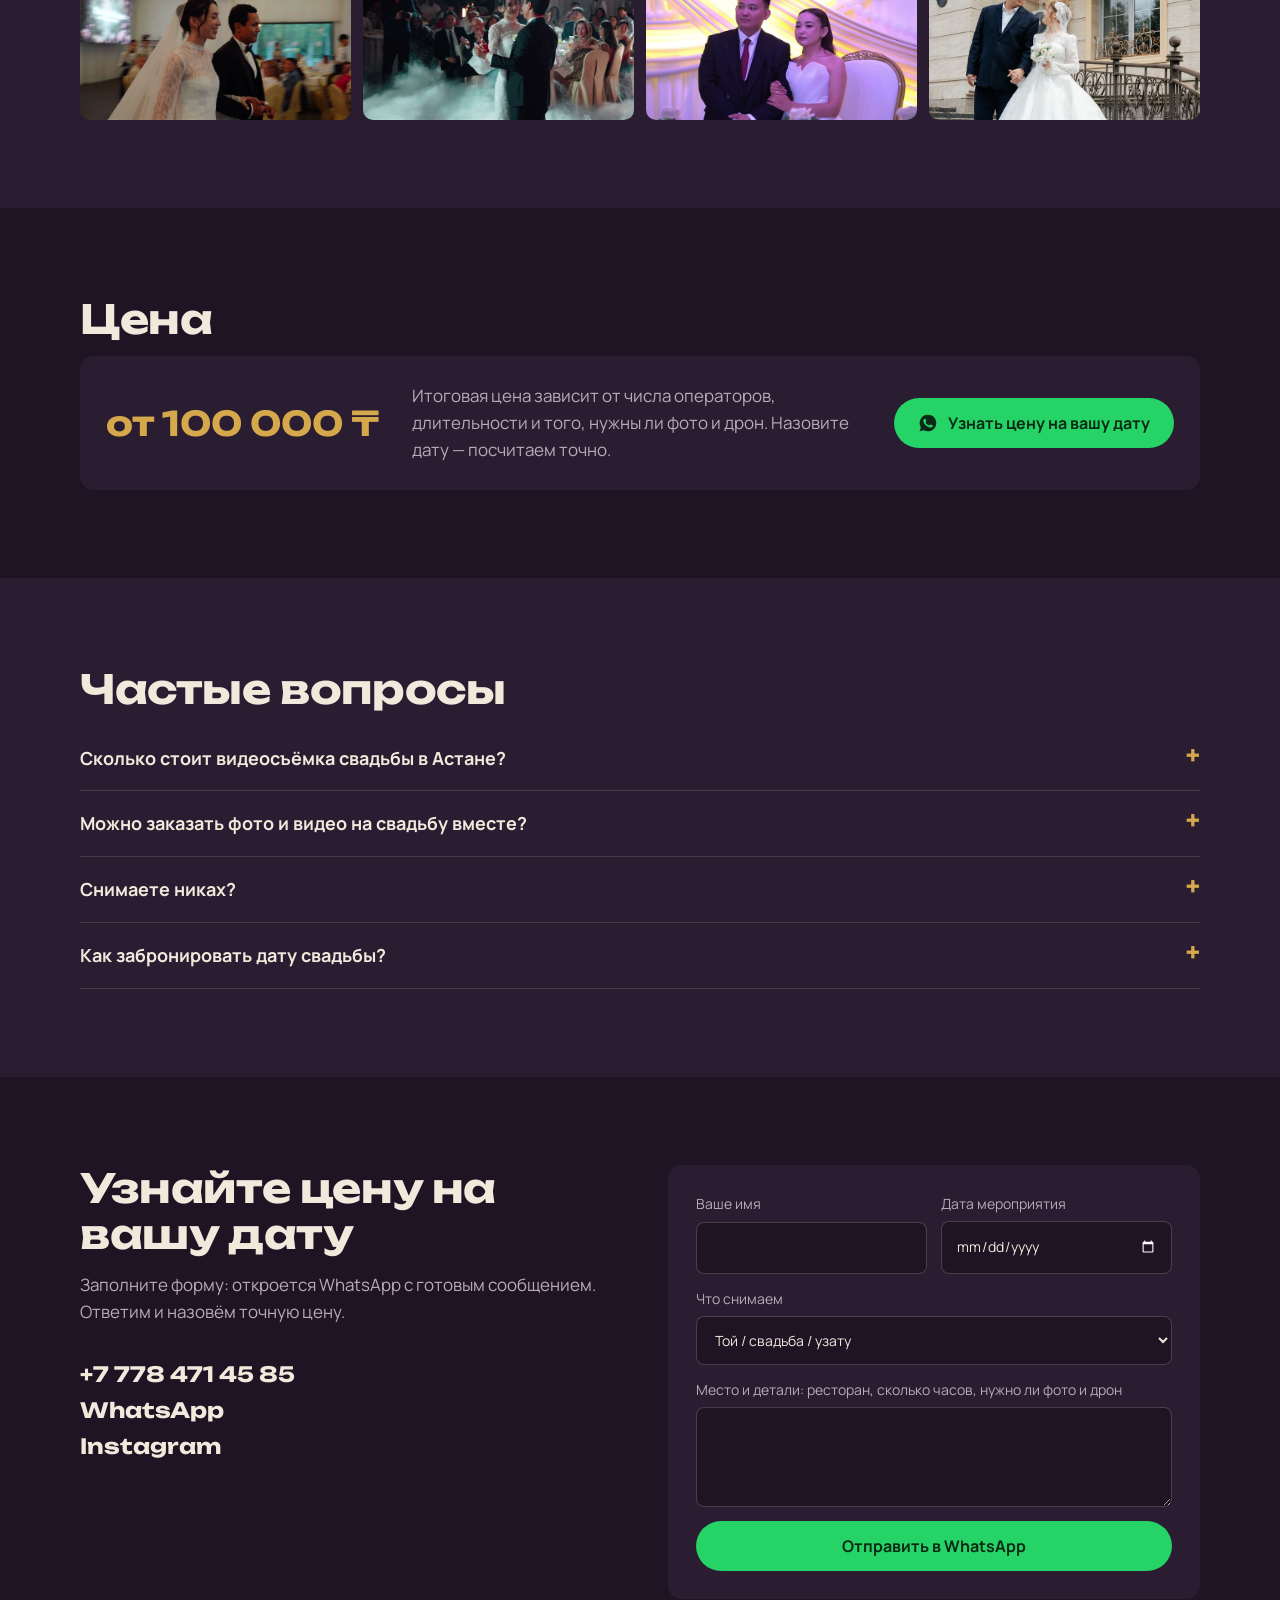
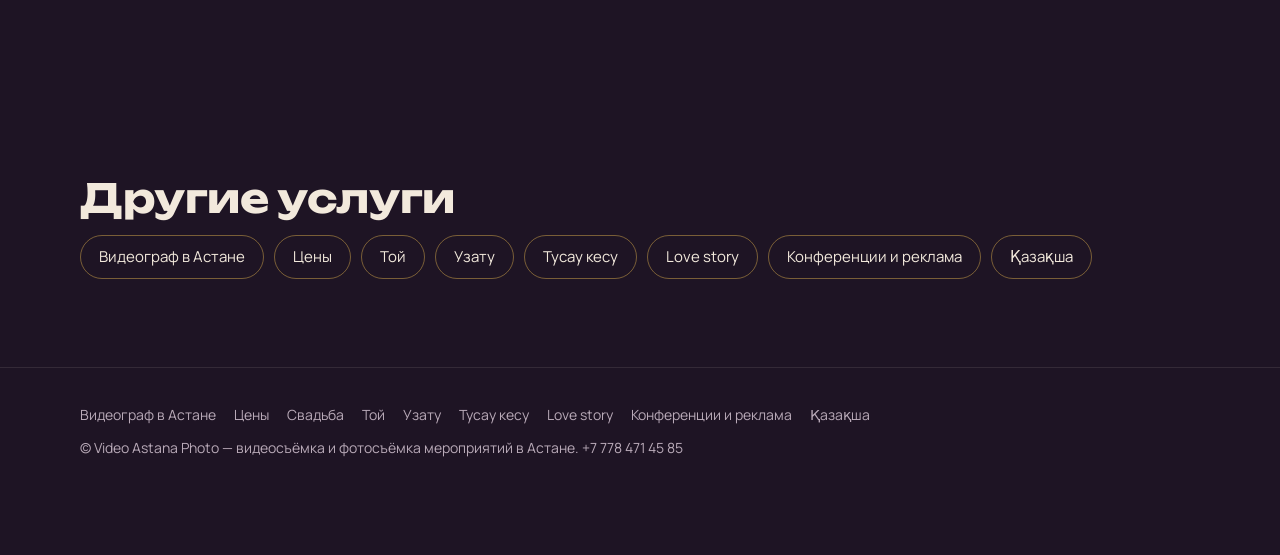
<file: svadba/index.html>
<!doctype html>
<html lang="ru">
<head>
<meta charset="utf-8">
<meta name="viewport" content="width=device-width,initial-scale=1">
<title>Видеосъёмка свадьбы в Астане — свадебный видеограф | Video Astana Photo</title>
<meta name="description" content="Свадебный видеограф в Астане: видеосъёмка свадьбы, никаха и тоя, фото, дрон, монтаж и цветокоррекция. Цена от 100 000 ₸. Узнайте стоимость на вашу дату в WhatsApp.">
<link rel="canonical" href="https://videoastanaphoto.kz/svadba/">
<meta name="robots" content="index,follow">
<meta property="og:type" content="website">
<meta property="og:locale" content="ru_KZ">
<meta property="og:url" content="https://videoastanaphoto.kz/svadba/">
<meta property="og:title" content="Видеосъёмка свадьбы в Астане — Video Astana Photo">
<meta property="og:description" content="Свадебный видеограф в Астане: видеосъёмка свадьбы, никаха и тоя, фото, дрон, монтаж и цветокоррекция. Цена от 100 000 ₸. Узнайте стоимость на вашу дату в WhatsApp.">
<meta property="og:image" content="https://videoastanaphoto.kz/img/molodozheny-scena.jpg">
<meta name="twitter:card" content="summary_large_image">
<meta name="theme-color" content="#1E1424">
<link rel="icon" href="data:image/svg+xml,<svg xmlns='http://www.w3.org/2000/svg' viewBox='0 0 32 32'><circle cx='16' cy='16' r='9' fill='%23E0483E'/></svg>">
<link rel="preload" as="image" href="/img/molodozheny-scena.jpg" fetchpriority="high">
<link rel="preconnect" href="https://fonts.googleapis.com">
<link rel="preconnect" href="https://fonts.gstatic.com" crossorigin>
<link href="https://fonts.googleapis.com/css2?family=Unbounded:wght@500;700;800&family=Manrope:wght@400;600;700&display=swap" rel="stylesheet">
<link rel="stylesheet" href="/style.css">
<script type="application/ld+json">{"@context": "https://schema.org", "@type": "Service", "name": "Видеосъёмка свадьбы в Астане", "serviceType": "Свадьба", "description": "Свадебный видеограф в Астане: видеосъёмка свадьбы, никаха и тоя, фото, дрон, монтаж и цветокоррекция. Цена от 100 000 ₸. Узнайте стоимость на вашу дату в WhatsApp.", "url": "https://videoastanaphoto.kz/svadba/", "areaServed": {"@type": "City", "name": "Астана"}, "provider": {"@id": "https://videoastanaphoto.kz/#business"}, "offers": {"@type": "Offer", "priceCurrency": "KZT", "price": 100000, "priceSpecification": {"@type": "PriceSpecification", "minPrice": 100000, "priceCurrency": "KZT"}}}</script>
<script type="application/ld+json">{"@context": "https://schema.org", "@type": "BreadcrumbList", "itemListElement": [{"@type": "ListItem", "position": 1, "name": "Главная", "item": "https://videoastanaphoto.kz/"}, {"@type": "ListItem", "position": 2, "name": "Свадьба", "item": "https://videoastanaphoto.kz/svadba/"}]}</script>
<script type="application/ld+json">{"@context": "https://schema.org", "@type": "FAQPage", "mainEntity": [{"@type": "Question", "name": "Сколько стоит видеосъёмка свадьбы в Астане?", "acceptedAnswer": {"@type": "Answer", "text": "Видеосъёмка свадьбы стоит от 100 000 ₸. Цена зависит от числа операторов, длительности и дополнительных услуг: фотографа, дрона. Напишите дату в WhatsApp, и мы посчитаем точно."}}, {"@type": "Question", "name": "Можно заказать фото и видео на свадьбу вместе?", "acceptedAnswer": {"@type": "Answer", "text": "Да. Фотограф вместе с видеосъёмкой на одном мероприятии — от 25 000 ₸."}}, {"@type": "Question", "name": "Снимаете никах?", "acceptedAnswer": {"@type": "Answer", "text": "Да, снимаем никах и сам той. Скажите при заявке, какие части дня нужно снять."}}, {"@type": "Question", "name": "Как забронировать дату свадьбы?", "acceptedAnswer": {"@type": "Answer", "text": "Напишите в WhatsApp +7 778 471 45 85: дата, ресторан, сколько часов. Мы ответим и назовём цену."}}]}</script>
<script async src="https://www.googletagmanager.com/gtag/js?id=G-8J325X86KR"></script>
<script>window.dataLayer=window.dataLayer||[];function gtag(){dataLayer.push(arguments)}gtag('js',new Date());gtag('config','G-8J325X86KR');</script>
</head>
<body>

<nav class="nav" aria-label="Меню"><div class="wrap">
  <a class="logo" href="/">Video Astana Photo</a>
  <a class="m" href="/#uslugi">Услуги</a>
  <a class="m" href="/#ceny">Цены</a>
  <a class="m" href="/kz/">Қазақша</a>
  <a class="tel" href="tel:+77784714585">+7 778 471 45 85</a>
  <a class="btn" href="#zayavka">Узнать цену</a>
</div></nav>

<main>
<header class="page-hero">
  <img src="/img/molodozheny-scena.jpg" srcset="/img/molodozheny-scena-sm.jpg 720w, /img/molodozheny-scena.jpg 1600w" sizes="100vw" alt="Жених и невеста на сцене во время свадьбы в Астане — кадр из нашей съёмки" width="720" height="405">
  <div class="wrap">
    <p class="crumbs"><a href="/">Главная</a> / Свадьба</p>
    <h1>Видеосъёмка свадьбы в Астане</h1>
    <p class="lead">Снимаем свадьбу от выхода молодых до последнего танца и собираем фильм, который вы будете пересматривать годами.</p>
    <div class="cta">
      <a class="btn wa" href="https://wa.me/77784714585?text=%D0%97%D0%B4%D1%80%D0%B0%D0%B2%D1%81%D1%82%D0%B2%D1%83%D0%B9%D1%82%D0%B5%21%20%D0%A5%D0%BE%D1%87%D1%83%20%D1%83%D0%B7%D0%BD%D0%B0%D1%82%D1%8C%20%D1%86%D0%B5%D0%BD%D1%83%20%D1%81%D1%8A%D1%91%D0%BC%D0%BA%D0%B8%20%28%D1%81%D0%B2%D0%B0%D0%B4%D1%8C%D0%B1%D0%B0%29%20%D0%BD%D0%B0%20%D0%BC%D0%BE%D1%8E%20%D0%B4%D0%B0%D1%82%D1%83."><svg viewBox="0 0 24 24" fill="currentColor" aria-hidden="true"><path d="M12 2a10 10 0 0 0-8.6 15.1L2 22l5-1.3A10 10 0 1 0 12 2Zm5.3 14.2c-.2.6-1.3 1.2-1.8 1.2-.5.1-1 .2-3.3-.7-2.8-1.1-4.6-4-4.7-4.2-.1-.2-1.1-1.5-1.1-2.9s.7-2 1-2.3c.2-.3.5-.3.7-.3h.5c.2 0 .4 0 .6.5l.8 2c.1.2.1.4 0 .5l-.3.5-.4.4c-.1.1-.3.3-.1.6.2.3.8 1.3 1.6 2.1 1.1 1 2 1.3 2.3 1.4.3.1.5.1.6-.1l.9-1c.2-.3.4-.2.6-.1l1.9.9c.3.1.5.2.5.3.1.1.1.7-.1 1.2Z"/></svg>Узнать цену на вашу дату</a>
      <a class="link" href="tel:+77784714585">Позвонить</a>
    </div>
    <p class="price-hint">от 100 000 ₸ · WhatsApp +7 778 471 45 85</p>
  </div>
</header>

<section><div class="wrap prose">
  <p>Свадьба проходит за один день, а смотреть её вы будете всю жизнь. Поэтому мы снимаем не «для галочки», а историю: волнение перед выходом, глаза родителей, первый танец, тосты друзей и смех гостей.</p><p>Работаем на профессиональные камеры и записываем чистый звук, чтобы были слышны клятвы, поздравления и бата. После свадьбы делаем монтаж, цветокоррекцию и подбираем музыку. По желанию добавляем фотографа и съёмку с дрона.</p>
</div>
<div class="wrap">
  <h2>Что снимаем на свадьбе</h2>
  <ul class="moments"><li><strong>Выход молодых</strong><span>Самый трогательный момент — снимаем с нескольких ракурсов.</span></li><li><strong>Первый танец</strong><span>Плавная съёмка на стабилизаторе, с дымом и светом зала.</span></li><li><strong>Поздравления и тосты</strong><span>Чистый звук: слышно каждое слово родных и друзей.</span></li><li><strong>Гости и атмосфера</strong><span>Танцы, эмоции, детали зала и декора.</span></li><li><strong>Никах</strong><span>Снимаем обряд бережно и без лишнего шума.</span></li><li><strong>Фото к видео</strong><span>Фотограф на тот же день — от 25 000 ₸.</span></li></ul>
</div></section>

<section class="prices"><div class="wrap">
  <h2>Кадры из наших съёмок</h2>
  <div class="gallery"><img src="/img/vyhod-molodyh-sm.jpg" srcset="/img/vyhod-molodyh-sm.jpg 720w, /img/vyhod-molodyh.jpg 1600w" sizes="(max-width:600px) 100vw, 33vw" alt="Выход молодожёнов в банкетный зал" width="720" height="405" loading="lazy"><img src="/img/pervyj-tanec-sm.jpg" srcset="/img/pervyj-tanec-sm.jpg 720w, /img/pervyj-tanec.jpg 1600w" sizes="(max-width:600px) 100vw, 33vw" alt="Первый танец молодожёнов в дыму" width="720" height="405" loading="lazy"><img src="/img/molodozhenye-v-zale-sm.jpg" srcset="/img/molodozhenye-v-zale-sm.jpg 720w, /img/molodozhenye-v-zale.jpg 1600w" sizes="(max-width:600px) 100vw, 33vw" alt="Жених и невеста за свадебным столом" width="720" height="405" loading="lazy"><img src="/img/svadebnoe-foto-sm.jpg" srcset="/img/svadebnoe-foto-sm.jpg 720w, /img/svadebnoe-foto.jpg 1600w" sizes="(max-width:600px) 100vw, 33vw" alt="Свадебная фотосессия на ступенях" width="720" height="405" loading="lazy"></div>
</div></section>

<section id="ceny"><div class="wrap">
  <h2>Цена</h2>
  <div class="pricebox"><b>от 100 000 ₸</b><p>Итоговая цена зависит от числа операторов, длительности и того, нужны ли фото и дрон. Назовите дату — посчитаем точно.</p><a class="btn wa" href="https://wa.me/77784714585?text=%D0%97%D0%B4%D1%80%D0%B0%D0%B2%D1%81%D1%82%D0%B2%D1%83%D0%B9%D1%82%D0%B5%21%20%D0%A5%D0%BE%D1%87%D1%83%20%D1%83%D0%B7%D0%BD%D0%B0%D1%82%D1%8C%20%D1%86%D0%B5%D0%BD%D1%83%20%D1%81%D1%8A%D1%91%D0%BC%D0%BA%D0%B8%20%28%D1%81%D0%B2%D0%B0%D0%B4%D1%8C%D0%B1%D0%B0%29%20%D0%BD%D0%B0%20%D0%BC%D0%BE%D1%8E%20%D0%B4%D0%B0%D1%82%D1%83."><svg viewBox="0 0 24 24" fill="currentColor" aria-hidden="true"><path d="M12 2a10 10 0 0 0-8.6 15.1L2 22l5-1.3A10 10 0 1 0 12 2Zm5.3 14.2c-.2.6-1.3 1.2-1.8 1.2-.5.1-1 .2-3.3-.7-2.8-1.1-4.6-4-4.7-4.2-.1-.2-1.1-1.5-1.1-2.9s.7-2 1-2.3c.2-.3.5-.3.7-.3h.5c.2 0 .4 0 .6.5l.8 2c.1.2.1.4 0 .5l-.3.5-.4.4c-.1.1-.3.3-.1.6.2.3.8 1.3 1.6 2.1 1.1 1 2 1.3 2.3 1.4.3.1.5.1.6-.1l.9-1c.2-.3.4-.2.6-.1l1.9.9c.3.1.5.2.5.3.1.1.1.7-.1 1.2Z"/></svg>Узнать цену на вашу дату</a></div>
</div></section>

<section class="prices" id="faq"><div class="wrap faq">
  <h2>Частые вопросы</h2>
  <details><summary>Сколько стоит видеосъёмка свадьбы в Астане?</summary><p>Видеосъёмка свадьбы стоит от 100 000 ₸. Цена зависит от числа операторов, длительности и дополнительных услуг: фотографа, дрона. Напишите дату в WhatsApp, и мы посчитаем точно.</p></details><details><summary>Можно заказать фото и видео на свадьбу вместе?</summary><p>Да. Фотограф вместе с видеосъёмкой на одном мероприятии — от 25 000 ₸.</p></details><details><summary>Снимаете никах?</summary><p>Да, снимаем никах и сам той. Скажите при заявке, какие части дня нужно снять.</p></details><details><summary>Как забронировать дату свадьбы?</summary><p>Напишите в WhatsApp +7 778 471 45 85: дата, ресторан, сколько часов. Мы ответим и назовём цену.</p></details>
</div></section>

<section id="zayavka"><div class="wrap order">
  <div>
    <h2>Узнайте цену на вашу дату</h2>
    <p class="sub">Заполните форму: откроется WhatsApp с готовым сообщением. Ответим и назовём точную цену.</p>
    <div class="contacts">
      <a href="tel:+77784714585">+7 778 471 45 85</a>
      <a href="https://wa.me/77784714585">WhatsApp</a>
      <a href="https://instagram.com/video_astana_photo" rel="noopener">Instagram</a>
    </div>
  </div>
  <form id="f">
    <div class="two">
      <label>Ваше имя<input name="name" required autocomplete="name"></label>
      <label>Дата мероприятия<input name="date" type="date"></label>
    </div>
    <label>Что снимаем
      <select name="type" id="type"><option selected>Той / свадьба / узату</option><option>Тусау кесу / годики</option><option>День рождения / юбилей</option><option>Концерт / выступление</option><option>Деловое мероприятие</option><option>Другое</option></select>
    </label>
    <label>Место и детали: ресторан, сколько часов, нужно ли фото и дрон<textarea name="msg"></textarea></label>
    <button class="btn wa" type="submit">Отправить в WhatsApp</button>
  </form>
</div></section>

<section><div class="wrap">
  <h2>Другие услуги</h2>
  <div class="related"><a href="/videograf-astana/">Видеограф в Астане</a><a href="/ceny/">Цены</a><a href="/toy/">Той</a><a href="/uzatu/">Узату</a><a href="/tusau-kesu/">Тусау кесу</a><a href="/love-story/">Love story</a><a href="/konferencii/">Конференции и реклама</a><a href="/kz/" hreflang="kk">Қазақша</a></div>
</div></section>
</main>

<footer><div class="wrap">
  <nav class="foot-links" aria-label="Услуги"><a href="/videograf-astana/">Видеограф в Астане</a><a href="/ceny/">Цены</a><a href="/svadba/">Свадьба</a><a href="/toy/">Той</a><a href="/uzatu/">Узату</a><a href="/tusau-kesu/">Тусау кесу</a><a href="/love-story/">Love story</a><a href="/konferencii/">Конференции и реклама</a><a href="/kz/" hreflang="kk">Қазақша</a></nav>
  <span>© Video Astana Photo — видеосъёмка и фотосъёмка мероприятий в Астане. +7 778 471 45 85</span>
</div></footer>

<a class="btn wa fab" href="https://wa.me/77784714585" aria-label="WhatsApp"><svg viewBox="0 0 24 24" fill="currentColor" aria-hidden="true"><path d="M12 2a10 10 0 0 0-8.6 15.1L2 22l5-1.3A10 10 0 1 0 12 2Zm5.3 14.2c-.2.6-1.3 1.2-1.8 1.2-.5.1-1 .2-3.3-.7-2.8-1.1-4.6-4-4.7-4.2-.1-.2-1.1-1.5-1.1-2.9s.7-2 1-2.3c.2-.3.5-.3.7-.3h.5c.2 0 .4 0 .6.5l.8 2c.1.2.1.4 0 .5l-.3.5-.4.4c-.1.1-.3.3-.1.6.2.3.8 1.3 1.6 2.1 1.1 1 2 1.3 2.3 1.4.3.1.5.1.6-.1l.9-1c.2-.3.4-.2.6-.1l1.9.9c.3.1.5.2.5.3.1.1.1.7-.1 1.2Z"/></svg><span>WhatsApp</span></a>
<script src="/site.js"></script>
</body>
</html>
</file>
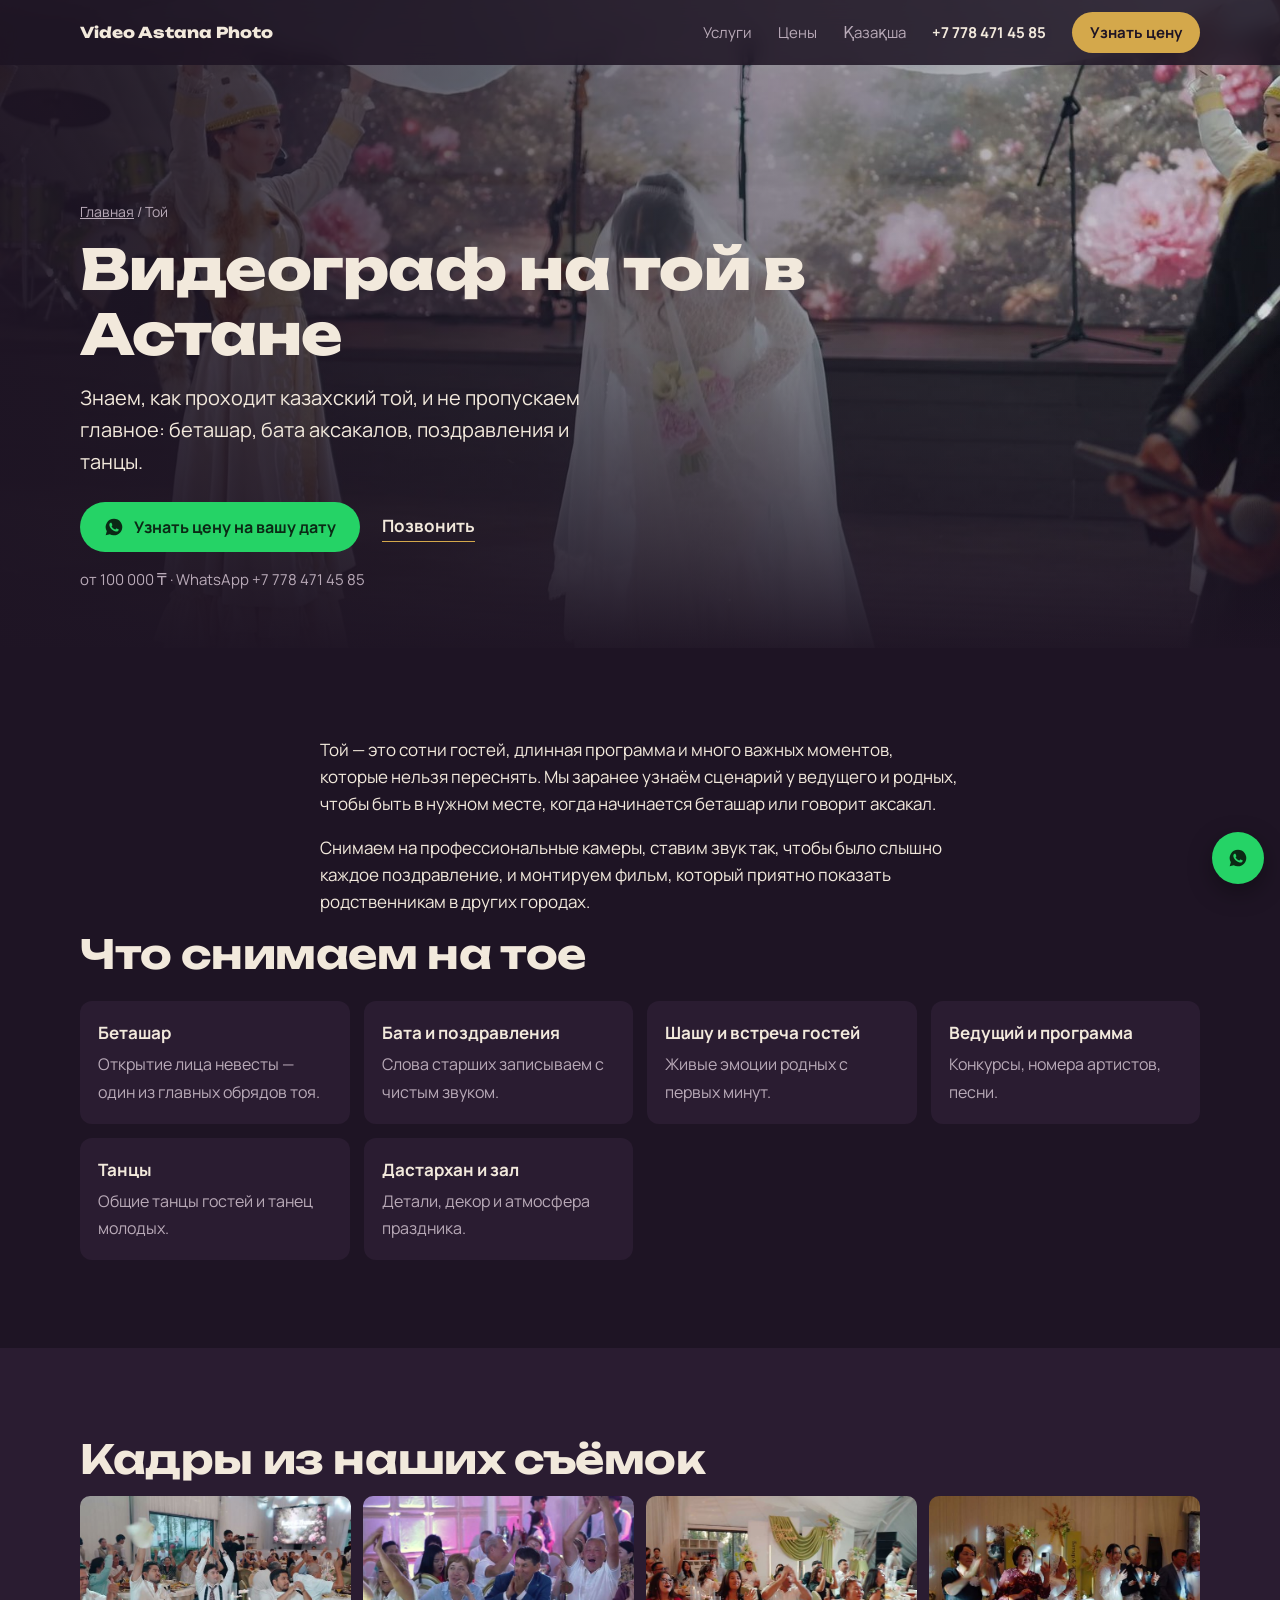
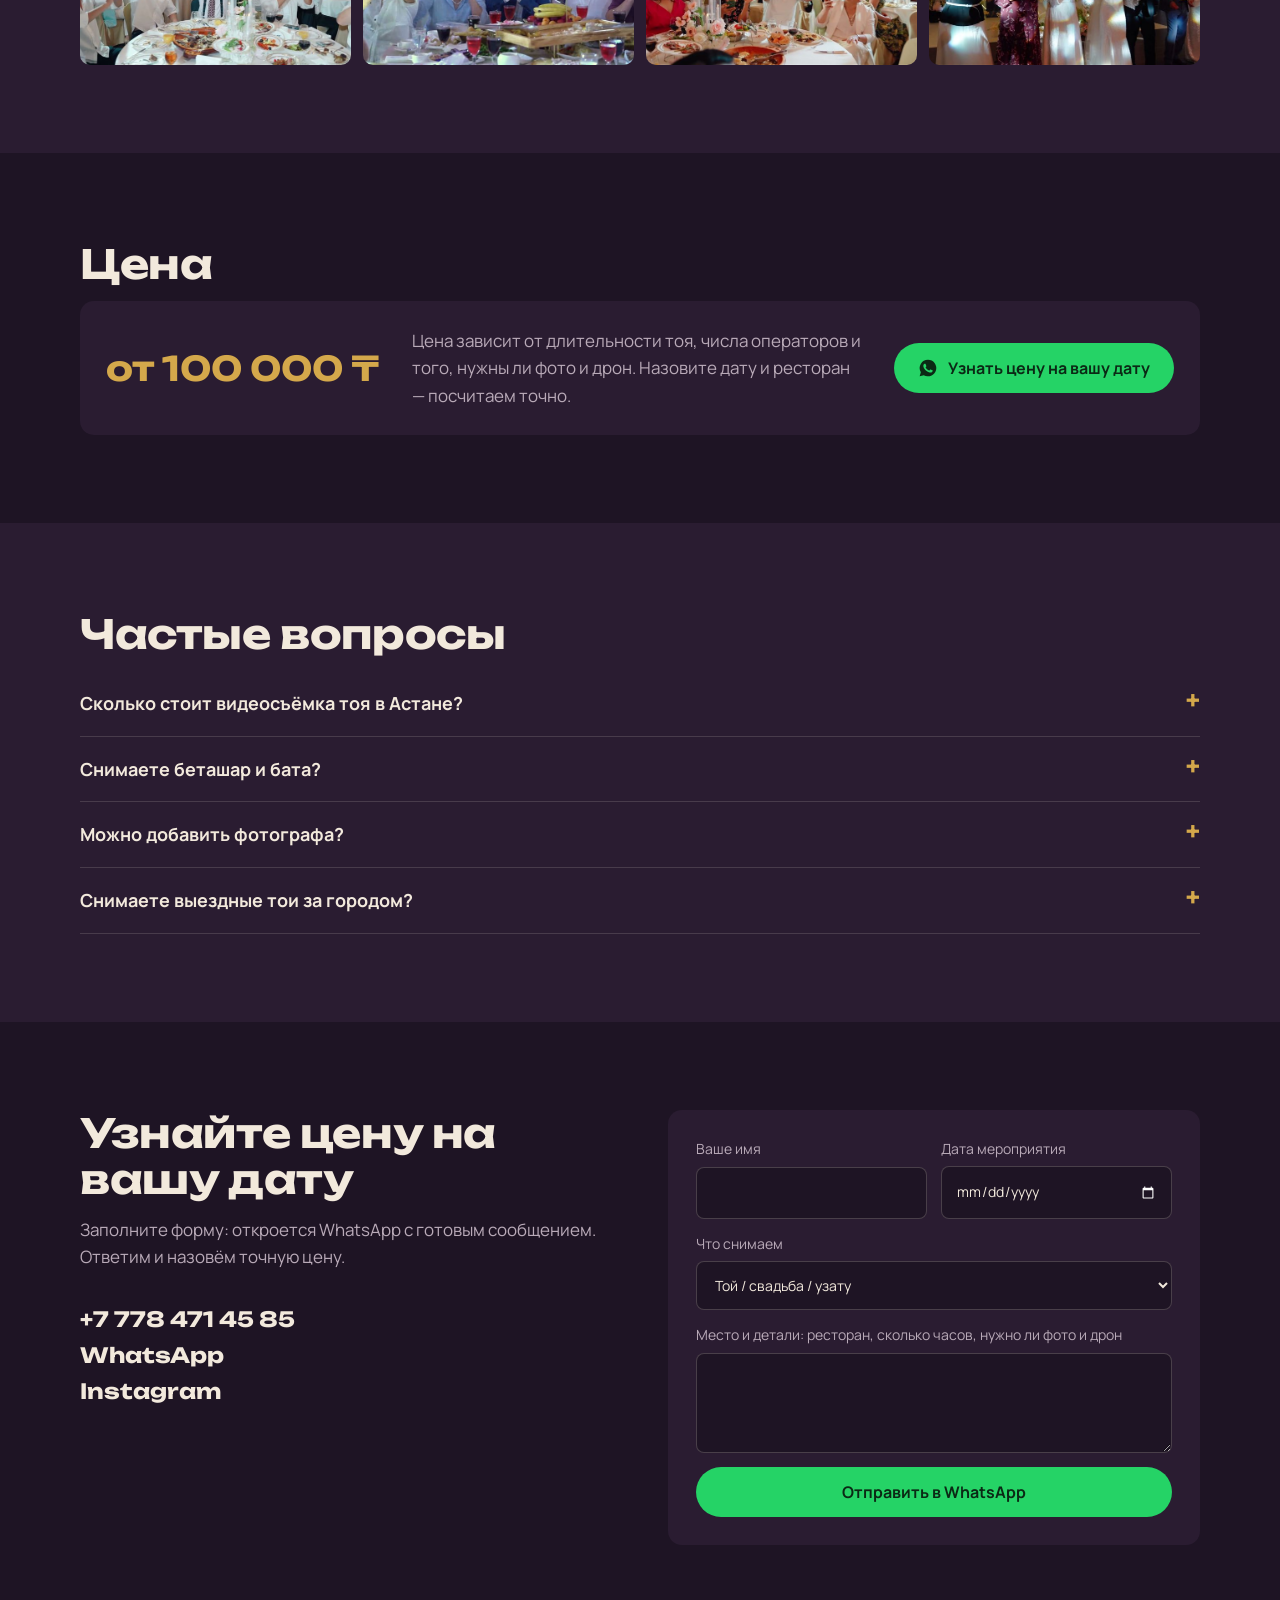
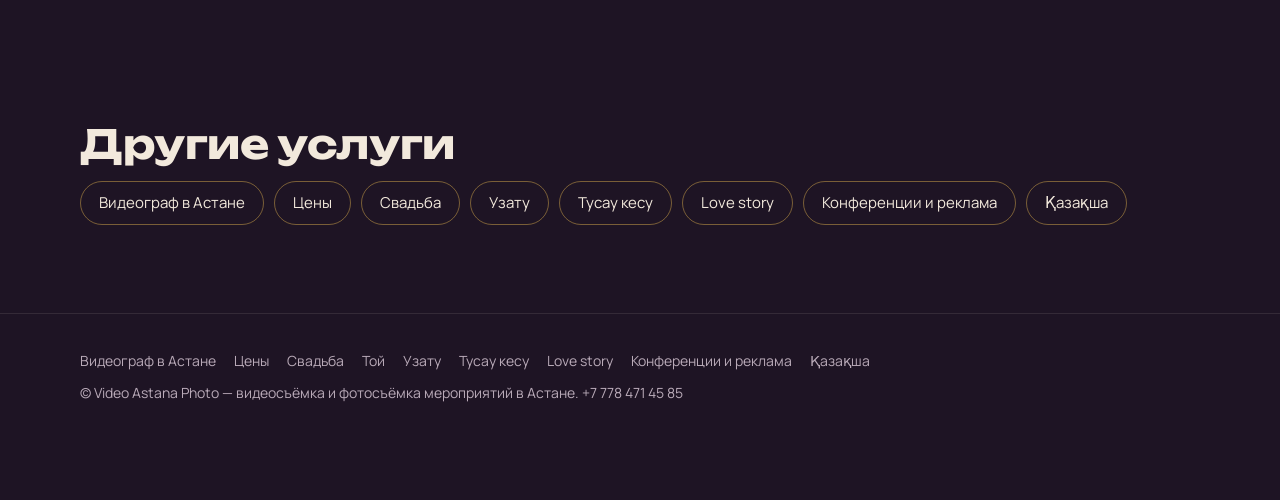
<file: toy/index.html>
<!doctype html>
<html lang="ru">
<head>
<meta charset="utf-8">
<meta name="viewport" content="width=device-width,initial-scale=1">
<title>Видеограф на той в Астане — видеосъёмка тоя | Video Astana Photo</title>
<meta name="description" content="Видеосъёмка казахского тоя в Астане: беташар, бата, поздравления, танцы. Профессиональные камеры, дрон, монтаж. Цена от 100 000 ₸.">
<link rel="canonical" href="https://videoastanaphoto.kz/toy/">
<meta name="robots" content="index,follow">
<meta property="og:type" content="website">
<meta property="og:locale" content="ru_KZ">
<meta property="og:url" content="https://videoastanaphoto.kz/toy/">
<meta property="og:title" content="Видеограф на той в Астане — Video Astana Photo">
<meta property="og:description" content="Видеосъёмка казахского тоя в Астане: беташар, бата, поздравления, танцы. Профессиональные камеры, дрон, монтаж. Цена от 100 000 ₸.">
<meta property="og:image" content="https://videoastanaphoto.kz/img/toy-betashar-astana.jpg">
<meta name="twitter:card" content="summary_large_image">
<meta name="theme-color" content="#1E1424">
<link rel="icon" href="data:image/svg+xml,<svg xmlns='http://www.w3.org/2000/svg' viewBox='0 0 32 32'><circle cx='16' cy='16' r='9' fill='%23E0483E'/></svg>">
<link rel="preload" as="image" href="/img/toy-betashar-astana.jpg" fetchpriority="high">
<link rel="preconnect" href="https://fonts.googleapis.com">
<link rel="preconnect" href="https://fonts.gstatic.com" crossorigin>
<link href="https://fonts.googleapis.com/css2?family=Unbounded:wght@500;700;800&family=Manrope:wght@400;600;700&display=swap" rel="stylesheet">
<link rel="stylesheet" href="/style.css">
<script type="application/ld+json">{"@context": "https://schema.org", "@type": "Service", "name": "Видеограф на той в Астане", "serviceType": "Той", "description": "Видеосъёмка казахского тоя в Астане: беташар, бата, поздравления, танцы. Профессиональные камеры, дрон, монтаж. Цена от 100 000 ₸.", "url": "https://videoastanaphoto.kz/toy/", "areaServed": {"@type": "City", "name": "Астана"}, "provider": {"@id": "https://videoastanaphoto.kz/#business"}, "offers": {"@type": "Offer", "priceCurrency": "KZT", "price": 100000, "priceSpecification": {"@type": "PriceSpecification", "minPrice": 100000, "priceCurrency": "KZT"}}}</script>
<script type="application/ld+json">{"@context": "https://schema.org", "@type": "BreadcrumbList", "itemListElement": [{"@type": "ListItem", "position": 1, "name": "Главная", "item": "https://videoastanaphoto.kz/"}, {"@type": "ListItem", "position": 2, "name": "Той", "item": "https://videoastanaphoto.kz/toy/"}]}</script>
<script type="application/ld+json">{"@context": "https://schema.org", "@type": "FAQPage", "mainEntity": [{"@type": "Question", "name": "Сколько стоит видеосъёмка тоя в Астане?", "acceptedAnswer": {"@type": "Answer", "text": "Видеосъёмка тоя стоит от 100 000 ₸. Точная цена зависит от длительности, числа операторов и дополнительных услуг. Напишите дату в WhatsApp."}}, {"@type": "Question", "name": "Снимаете беташар и бата?", "acceptedAnswer": {"@type": "Answer", "text": "Да, это главные моменты тоя. Мы заранее уточняем программу у ведущего, чтобы ничего не пропустить."}}, {"@type": "Question", "name": "Можно добавить фотографа?", "acceptedAnswer": {"@type": "Answer", "text": "Да, фотограф на тот же той — от 25 000 ₸."}}, {"@type": "Question", "name": "Снимаете выездные тои за городом?", "acceptedAnswer": {"@type": "Answer", "text": "Да, по Астане и рядом с городом. Место укажите в заявке — посчитаем выезд."}}]}</script>
<script async src="https://www.googletagmanager.com/gtag/js?id=G-8J325X86KR"></script>
<script>window.dataLayer=window.dataLayer||[];function gtag(){dataLayer.push(arguments)}gtag('js',new Date());gtag('config','G-8J325X86KR');</script>
</head>
<body>

<nav class="nav" aria-label="Меню"><div class="wrap">
  <a class="logo" href="/">Video Astana Photo</a>
  <a class="m" href="/#uslugi">Услуги</a>
  <a class="m" href="/#ceny">Цены</a>
  <a class="m" href="/kz/">Қазақша</a>
  <a class="tel" href="tel:+77784714585">+7 778 471 45 85</a>
  <a class="btn" href="#zayavka">Узнать цену</a>
</div></nav>

<main>
<header class="page-hero">
  <img src="/img/toy-betashar-astana.jpg" srcset="/img/toy-betashar-astana-sm.jpg 720w, /img/toy-betashar-astana.jpg 1600w" sizes="100vw" alt="Беташар на казахском тое в Астане — кадр из нашей видеосъёмки" width="720" height="405">
  <div class="wrap">
    <p class="crumbs"><a href="/">Главная</a> / Той</p>
    <h1>Видеограф на той в Астане</h1>
    <p class="lead">Знаем, как проходит казахский той, и не пропускаем главное: беташар, бата аксакалов, поздравления и танцы.</p>
    <div class="cta">
      <a class="btn wa" href="https://wa.me/77784714585?text=%D0%97%D0%B4%D1%80%D0%B0%D0%B2%D1%81%D1%82%D0%B2%D1%83%D0%B9%D1%82%D0%B5%21%20%D0%A5%D0%BE%D1%87%D1%83%20%D1%83%D0%B7%D0%BD%D0%B0%D1%82%D1%8C%20%D1%86%D0%B5%D0%BD%D1%83%20%D1%81%D1%8A%D1%91%D0%BC%D0%BA%D0%B8%20%28%D1%82%D0%BE%D0%B9%29%20%D0%BD%D0%B0%20%D0%BC%D0%BE%D1%8E%20%D0%B4%D0%B0%D1%82%D1%83."><svg viewBox="0 0 24 24" fill="currentColor" aria-hidden="true"><path d="M12 2a10 10 0 0 0-8.6 15.1L2 22l5-1.3A10 10 0 1 0 12 2Zm5.3 14.2c-.2.6-1.3 1.2-1.8 1.2-.5.1-1 .2-3.3-.7-2.8-1.1-4.6-4-4.7-4.2-.1-.2-1.1-1.5-1.1-2.9s.7-2 1-2.3c.2-.3.5-.3.7-.3h.5c.2 0 .4 0 .6.5l.8 2c.1.2.1.4 0 .5l-.3.5-.4.4c-.1.1-.3.3-.1.6.2.3.8 1.3 1.6 2.1 1.1 1 2 1.3 2.3 1.4.3.1.5.1.6-.1l.9-1c.2-.3.4-.2.6-.1l1.9.9c.3.1.5.2.5.3.1.1.1.7-.1 1.2Z"/></svg>Узнать цену на вашу дату</a>
      <a class="link" href="tel:+77784714585">Позвонить</a>
    </div>
    <p class="price-hint">от 100 000 ₸ · WhatsApp +7 778 471 45 85</p>
  </div>
</header>

<section><div class="wrap prose">
  <p>Той — это сотни гостей, длинная программа и много важных моментов, которые нельзя переснять. Мы заранее узнаём сценарий у ведущего и родных, чтобы быть в нужном месте, когда начинается беташар или говорит аксакал.</p><p>Снимаем на профессиональные камеры, ставим звук так, чтобы было слышно каждое поздравление, и монтируем фильм, который приятно показать родственникам в других городах.</p>
</div>
<div class="wrap">
  <h2>Что снимаем на тое</h2>
  <ul class="moments"><li><strong>Беташар</strong><span>Открытие лица невесты — один из главных обрядов тоя.</span></li><li><strong>Бата и поздравления</strong><span>Слова старших записываем с чистым звуком.</span></li><li><strong>Шашу и встреча гостей</strong><span>Живые эмоции родных с первых минут.</span></li><li><strong>Ведущий и программа</strong><span>Конкурсы, номера артистов, песни.</span></li><li><strong>Танцы</strong><span>Общие танцы гостей и танец молодых.</span></li><li><strong>Дастархан и зал</strong><span>Детали, декор и атмосфера праздника.</span></li></ul>
</div></section>

<section class="prices"><div class="wrap">
  <h2>Кадры из наших съёмок</h2>
  <div class="gallery"><img src="/img/gosti-na-toe-sm.jpg" srcset="/img/gosti-na-toe-sm.jpg 720w, /img/gosti-na-toe.jpg 1600w" sizes="(max-width:600px) 100vw, 33vw" alt="Гости радуются на тое" width="720" height="405" loading="lazy"><img src="/img/gosti-tancuyut-sm.jpg" srcset="/img/gosti-tancuyut-sm.jpg 720w, /img/gosti-tancuyut.jpg 1600w" sizes="(max-width:600px) 100vw, 33vw" alt="Гости танцуют под музыку ведущего" width="720" height="405" loading="lazy"><img src="/img/dastarhan-na-toe-sm.jpg" srcset="/img/dastarhan-na-toe-sm.jpg 720w, /img/dastarhan-na-toe.jpg 1600w" sizes="(max-width:600px) 100vw, 33vw" alt="Праздничный дастархан и гости" width="720" height="405" loading="lazy"><img src="/img/semya-na-toe-sm.jpg" srcset="/img/semya-na-toe-sm.jpg 720w, /img/semya-na-toe.jpg 1600w" sizes="(max-width:600px) 100vw, 33vw" alt="Родные танцуют на тое" width="720" height="405" loading="lazy"></div>
</div></section>

<section id="ceny"><div class="wrap">
  <h2>Цена</h2>
  <div class="pricebox"><b>от 100 000 ₸</b><p>Цена зависит от длительности тоя, числа операторов и того, нужны ли фото и дрон. Назовите дату и ресторан — посчитаем точно.</p><a class="btn wa" href="https://wa.me/77784714585?text=%D0%97%D0%B4%D1%80%D0%B0%D0%B2%D1%81%D1%82%D0%B2%D1%83%D0%B9%D1%82%D0%B5%21%20%D0%A5%D0%BE%D1%87%D1%83%20%D1%83%D0%B7%D0%BD%D0%B0%D1%82%D1%8C%20%D1%86%D0%B5%D0%BD%D1%83%20%D1%81%D1%8A%D1%91%D0%BC%D0%BA%D0%B8%20%28%D1%82%D0%BE%D0%B9%29%20%D0%BD%D0%B0%20%D0%BC%D0%BE%D1%8E%20%D0%B4%D0%B0%D1%82%D1%83."><svg viewBox="0 0 24 24" fill="currentColor" aria-hidden="true"><path d="M12 2a10 10 0 0 0-8.6 15.1L2 22l5-1.3A10 10 0 1 0 12 2Zm5.3 14.2c-.2.6-1.3 1.2-1.8 1.2-.5.1-1 .2-3.3-.7-2.8-1.1-4.6-4-4.7-4.2-.1-.2-1.1-1.5-1.1-2.9s.7-2 1-2.3c.2-.3.5-.3.7-.3h.5c.2 0 .4 0 .6.5l.8 2c.1.2.1.4 0 .5l-.3.5-.4.4c-.1.1-.3.3-.1.6.2.3.8 1.3 1.6 2.1 1.1 1 2 1.3 2.3 1.4.3.1.5.1.6-.1l.9-1c.2-.3.4-.2.6-.1l1.9.9c.3.1.5.2.5.3.1.1.1.7-.1 1.2Z"/></svg>Узнать цену на вашу дату</a></div>
</div></section>

<section class="prices" id="faq"><div class="wrap faq">
  <h2>Частые вопросы</h2>
  <details><summary>Сколько стоит видеосъёмка тоя в Астане?</summary><p>Видеосъёмка тоя стоит от 100 000 ₸. Точная цена зависит от длительности, числа операторов и дополнительных услуг. Напишите дату в WhatsApp.</p></details><details><summary>Снимаете беташар и бата?</summary><p>Да, это главные моменты тоя. Мы заранее уточняем программу у ведущего, чтобы ничего не пропустить.</p></details><details><summary>Можно добавить фотографа?</summary><p>Да, фотограф на тот же той — от 25 000 ₸.</p></details><details><summary>Снимаете выездные тои за городом?</summary><p>Да, по Астане и рядом с городом. Место укажите в заявке — посчитаем выезд.</p></details>
</div></section>

<section id="zayavka"><div class="wrap order">
  <div>
    <h2>Узнайте цену на вашу дату</h2>
    <p class="sub">Заполните форму: откроется WhatsApp с готовым сообщением. Ответим и назовём точную цену.</p>
    <div class="contacts">
      <a href="tel:+77784714585">+7 778 471 45 85</a>
      <a href="https://wa.me/77784714585">WhatsApp</a>
      <a href="https://instagram.com/video_astana_photo" rel="noopener">Instagram</a>
    </div>
  </div>
  <form id="f">
    <div class="two">
      <label>Ваше имя<input name="name" required autocomplete="name"></label>
      <label>Дата мероприятия<input name="date" type="date"></label>
    </div>
    <label>Что снимаем
      <select name="type" id="type"><option selected>Той / свадьба / узату</option><option>Тусау кесу / годики</option><option>День рождения / юбилей</option><option>Концерт / выступление</option><option>Деловое мероприятие</option><option>Другое</option></select>
    </label>
    <label>Место и детали: ресторан, сколько часов, нужно ли фото и дрон<textarea name="msg"></textarea></label>
    <button class="btn wa" type="submit">Отправить в WhatsApp</button>
  </form>
</div></section>

<section><div class="wrap">
  <h2>Другие услуги</h2>
  <div class="related"><a href="/videograf-astana/">Видеограф в Астане</a><a href="/ceny/">Цены</a><a href="/svadba/">Свадьба</a><a href="/uzatu/">Узату</a><a href="/tusau-kesu/">Тусау кесу</a><a href="/love-story/">Love story</a><a href="/konferencii/">Конференции и реклама</a><a href="/kz/" hreflang="kk">Қазақша</a></div>
</div></section>
</main>

<footer><div class="wrap">
  <nav class="foot-links" aria-label="Услуги"><a href="/videograf-astana/">Видеограф в Астане</a><a href="/ceny/">Цены</a><a href="/svadba/">Свадьба</a><a href="/toy/">Той</a><a href="/uzatu/">Узату</a><a href="/tusau-kesu/">Тусау кесу</a><a href="/love-story/">Love story</a><a href="/konferencii/">Конференции и реклама</a><a href="/kz/" hreflang="kk">Қазақша</a></nav>
  <span>© Video Astana Photo — видеосъёмка и фотосъёмка мероприятий в Астане. +7 778 471 45 85</span>
</div></footer>

<a class="btn wa fab" href="https://wa.me/77784714585" aria-label="WhatsApp"><svg viewBox="0 0 24 24" fill="currentColor" aria-hidden="true"><path d="M12 2a10 10 0 0 0-8.6 15.1L2 22l5-1.3A10 10 0 1 0 12 2Zm5.3 14.2c-.2.6-1.3 1.2-1.8 1.2-.5.1-1 .2-3.3-.7-2.8-1.1-4.6-4-4.7-4.2-.1-.2-1.1-1.5-1.1-2.9s.7-2 1-2.3c.2-.3.5-.3.7-.3h.5c.2 0 .4 0 .6.5l.8 2c.1.2.1.4 0 .5l-.3.5-.4.4c-.1.1-.3.3-.1.6.2.3.8 1.3 1.6 2.1 1.1 1 2 1.3 2.3 1.4.3.1.5.1.6-.1l.9-1c.2-.3.4-.2.6-.1l1.9.9c.3.1.5.2.5.3.1.1.1.7-.1 1.2Z"/></svg><span>WhatsApp</span></a>
<script src="/site.js"></script>
</body>
</html>
</file>
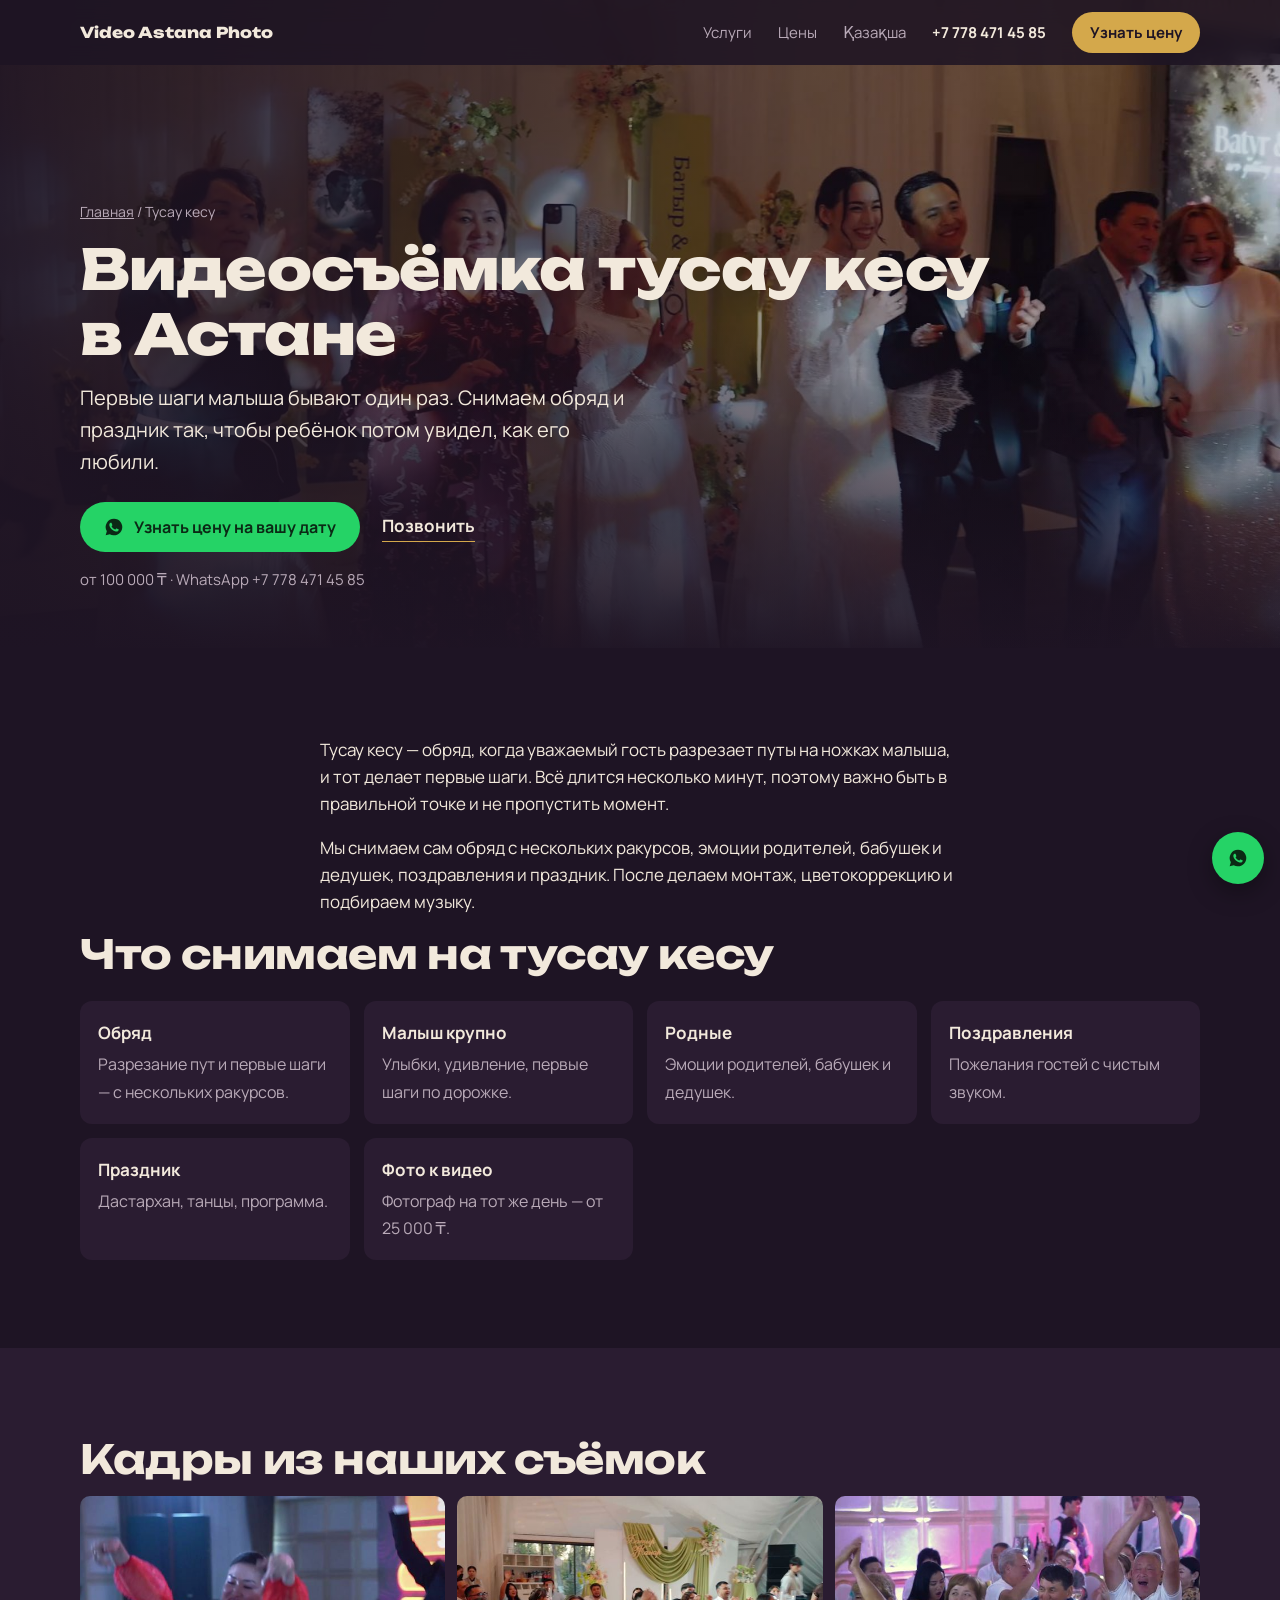
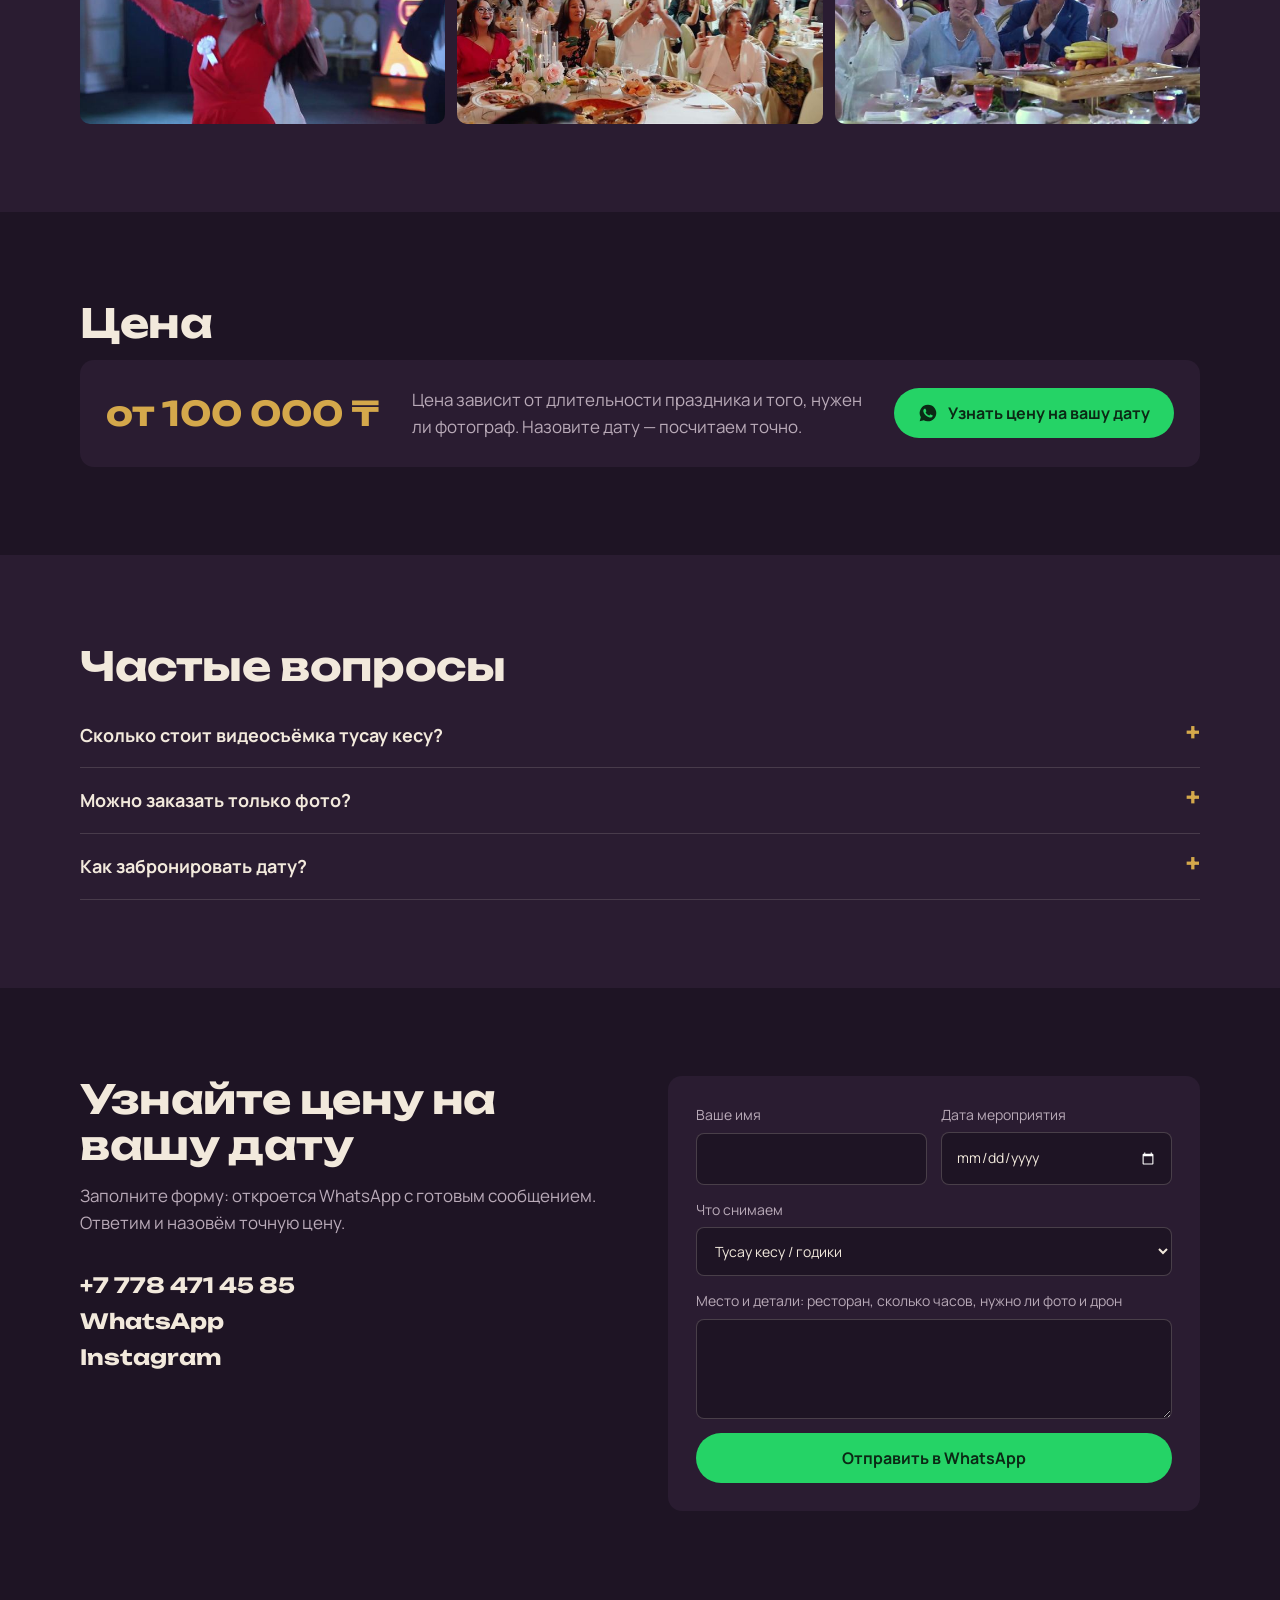
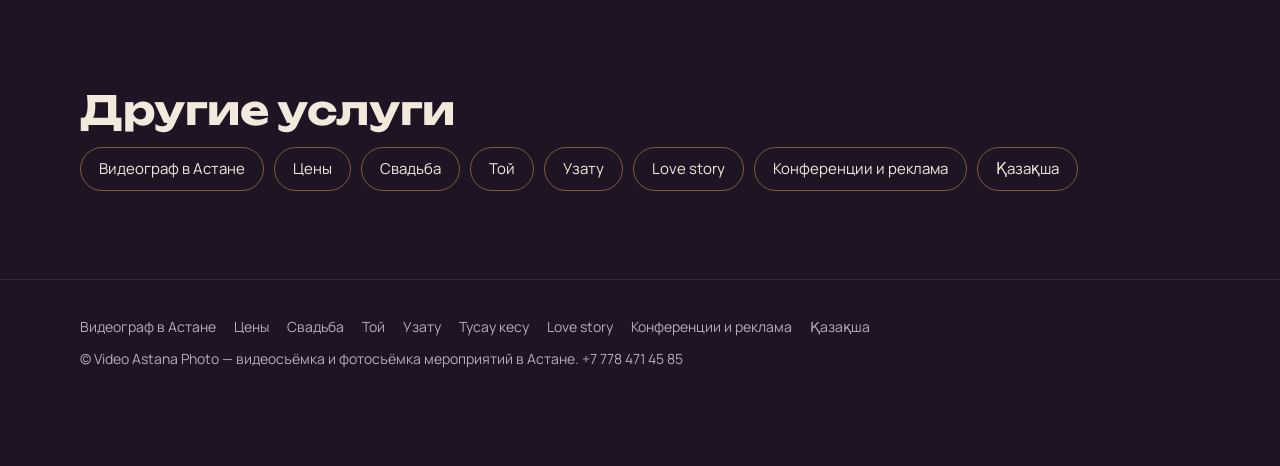
<file: tusau-kesu/index.html>
<!doctype html>
<html lang="ru">
<head>
<meta charset="utf-8">
<meta name="viewport" content="width=device-width,initial-scale=1">
<title>Видеосъёмка тусау кесу в Астане — фото и видео | Video Astana Photo</title>
<meta name="description" content="Видеосъёмка и фотосъёмка тусау кесу в Астане: первые шаги малыша, обряд, родные и гости. Монтаж и цветокоррекция. Цена от 100 000 ₸.">
<link rel="canonical" href="https://videoastanaphoto.kz/tusau-kesu/">
<meta name="robots" content="index,follow">
<meta property="og:type" content="website">
<meta property="og:locale" content="ru_KZ">
<meta property="og:url" content="https://videoastanaphoto.kz/tusau-kesu/">
<meta property="og:title" content="Видеосъёмка тусау кесу в Астане — Video Astana Photo">
<meta property="og:description" content="Видеосъёмка и фотосъёмка тусау кесу в Астане: первые шаги малыша, обряд, родные и гости. Монтаж и цветокоррекция. Цена от 100 000 ₸.">
<meta property="og:image" content="https://videoastanaphoto.kz/img/semya-na-toe.jpg">
<meta name="twitter:card" content="summary_large_image">
<meta name="theme-color" content="#1E1424">
<link rel="icon" href="data:image/svg+xml,<svg xmlns='http://www.w3.org/2000/svg' viewBox='0 0 32 32'><circle cx='16' cy='16' r='9' fill='%23E0483E'/></svg>">
<link rel="preload" as="image" href="/img/semya-na-toe.jpg" fetchpriority="high">
<link rel="preconnect" href="https://fonts.googleapis.com">
<link rel="preconnect" href="https://fonts.gstatic.com" crossorigin>
<link href="https://fonts.googleapis.com/css2?family=Unbounded:wght@500;700;800&family=Manrope:wght@400;600;700&display=swap" rel="stylesheet">
<link rel="stylesheet" href="/style.css">
<script type="application/ld+json">{"@context": "https://schema.org", "@type": "Service", "name": "Видеосъёмка тусау кесу в Астане", "serviceType": "Тусау кесу", "description": "Видеосъёмка и фотосъёмка тусау кесу в Астане: первые шаги малыша, обряд, родные и гости. Монтаж и цветокоррекция. Цена от 100 000 ₸.", "url": "https://videoastanaphoto.kz/tusau-kesu/", "areaServed": {"@type": "City", "name": "Астана"}, "provider": {"@id": "https://videoastanaphoto.kz/#business"}, "offers": {"@type": "Offer", "priceCurrency": "KZT", "price": 100000, "priceSpecification": {"@type": "PriceSpecification", "minPrice": 100000, "priceCurrency": "KZT"}}}</script>
<script type="application/ld+json">{"@context": "https://schema.org", "@type": "BreadcrumbList", "itemListElement": [{"@type": "ListItem", "position": 1, "name": "Главная", "item": "https://videoastanaphoto.kz/"}, {"@type": "ListItem", "position": 2, "name": "Тусау кесу", "item": "https://videoastanaphoto.kz/tusau-kesu/"}]}</script>
<script type="application/ld+json">{"@context": "https://schema.org", "@type": "FAQPage", "mainEntity": [{"@type": "Question", "name": "Сколько стоит видеосъёмка тусау кесу?", "acceptedAnswer": {"@type": "Answer", "text": "От 100 000 ₸. Точная цена зависит от длительности праздника и дополнительных услуг."}}, {"@type": "Question", "name": "Можно заказать только фото?", "acceptedAnswer": {"@type": "Answer", "text": "Фотографа мы добавляем к видеосъёмке — от 25 000 ₸. Напишите, что нужно, и мы подскажем лучший вариант."}}, {"@type": "Question", "name": "Как забронировать дату?", "acceptedAnswer": {"@type": "Answer", "text": "Напишите в WhatsApp +7 778 471 45 85: дата, ресторан или дом, сколько часов."}}]}</script>
<script async src="https://www.googletagmanager.com/gtag/js?id=G-8J325X86KR"></script>
<script>window.dataLayer=window.dataLayer||[];function gtag(){dataLayer.push(arguments)}gtag('js',new Date());gtag('config','G-8J325X86KR');</script>
</head>
<body>

<nav class="nav" aria-label="Меню"><div class="wrap">
  <a class="logo" href="/">Video Astana Photo</a>
  <a class="m" href="/#uslugi">Услуги</a>
  <a class="m" href="/#ceny">Цены</a>
  <a class="m" href="/kz/">Қазақша</a>
  <a class="tel" href="tel:+77784714585">+7 778 471 45 85</a>
  <a class="btn" href="#zayavka">Узнать цену</a>
</div></nav>

<main>
<header class="page-hero">
  <img src="/img/semya-na-toe.jpg" srcset="/img/semya-na-toe-sm.jpg 720w, /img/semya-na-toe.jpg 1600w" sizes="100vw" alt="Родные танцуют на семейном празднике в Астане — кадр из нашей съёмки" width="720" height="405">
  <div class="wrap">
    <p class="crumbs"><a href="/">Главная</a> / Тусау кесу</p>
    <h1>Видеосъёмка тусау кесу в Астане</h1>
    <p class="lead">Первые шаги малыша бывают один раз. Снимаем обряд и праздник так, чтобы ребёнок потом увидел, как его любили.</p>
    <div class="cta">
      <a class="btn wa" href="https://wa.me/77784714585?text=%D0%97%D0%B4%D1%80%D0%B0%D0%B2%D1%81%D1%82%D0%B2%D1%83%D0%B9%D1%82%D0%B5%21%20%D0%A5%D0%BE%D1%87%D1%83%20%D1%83%D0%B7%D0%BD%D0%B0%D1%82%D1%8C%20%D1%86%D0%B5%D0%BD%D1%83%20%D1%81%D1%8A%D1%91%D0%BC%D0%BA%D0%B8%20%28%D1%82%D1%83%D1%81%D0%B0%D1%83%20%D0%BA%D0%B5%D1%81%D1%83%29%20%D0%BD%D0%B0%20%D0%BC%D0%BE%D1%8E%20%D0%B4%D0%B0%D1%82%D1%83."><svg viewBox="0 0 24 24" fill="currentColor" aria-hidden="true"><path d="M12 2a10 10 0 0 0-8.6 15.1L2 22l5-1.3A10 10 0 1 0 12 2Zm5.3 14.2c-.2.6-1.3 1.2-1.8 1.2-.5.1-1 .2-3.3-.7-2.8-1.1-4.6-4-4.7-4.2-.1-.2-1.1-1.5-1.1-2.9s.7-2 1-2.3c.2-.3.5-.3.7-.3h.5c.2 0 .4 0 .6.5l.8 2c.1.2.1.4 0 .5l-.3.5-.4.4c-.1.1-.3.3-.1.6.2.3.8 1.3 1.6 2.1 1.1 1 2 1.3 2.3 1.4.3.1.5.1.6-.1l.9-1c.2-.3.4-.2.6-.1l1.9.9c.3.1.5.2.5.3.1.1.1.7-.1 1.2Z"/></svg>Узнать цену на вашу дату</a>
      <a class="link" href="tel:+77784714585">Позвонить</a>
    </div>
    <p class="price-hint">от 100 000 ₸ · WhatsApp +7 778 471 45 85</p>
  </div>
</header>

<section><div class="wrap prose">
  <p>Тусау кесу — обряд, когда уважаемый гость разрезает путы на ножках малыша, и тот делает первые шаги. Всё длится несколько минут, поэтому важно быть в правильной точке и не пропустить момент.</p><p>Мы снимаем сам обряд с нескольких ракурсов, эмоции родителей, бабушек и дедушек, поздравления и праздник. После делаем монтаж, цветокоррекцию и подбираем музыку.</p>
</div>
<div class="wrap">
  <h2>Что снимаем на тусау кесу</h2>
  <ul class="moments"><li><strong>Обряд</strong><span>Разрезание пут и первые шаги — с нескольких ракурсов.</span></li><li><strong>Малыш крупно</strong><span>Улыбки, удивление, первые шаги по дорожке.</span></li><li><strong>Родные</strong><span>Эмоции родителей, бабушек и дедушек.</span></li><li><strong>Поздравления</strong><span>Пожелания гостей с чистым звуком.</span></li><li><strong>Праздник</strong><span>Дастархан, танцы, программа.</span></li><li><strong>Фото к видео</strong><span>Фотограф на тот же день — от 25 000 ₸.</span></li></ul>
</div></section>

<section class="prices"><div class="wrap">
  <h2>Кадры из наших съёмок</h2>
  <div class="gallery"><img src="/img/tanec-gostey-sm.jpg" srcset="/img/tanec-gostey-sm.jpg 720w, /img/tanec-gostey.jpg 1600w" sizes="(max-width:600px) 100vw, 33vw" alt="Гости танцуют на семейном празднике" width="720" height="405" loading="lazy"><img src="/img/dastarhan-na-toe-sm.jpg" srcset="/img/dastarhan-na-toe-sm.jpg 720w, /img/dastarhan-na-toe.jpg 1600w" sizes="(max-width:600px) 100vw, 33vw" alt="Праздничный стол и гости" width="720" height="405" loading="lazy"><img src="/img/gosti-tancuyut-sm.jpg" srcset="/img/gosti-tancuyut-sm.jpg 720w, /img/gosti-tancuyut.jpg 1600w" sizes="(max-width:600px) 100vw, 33vw" alt="Гости веселятся под музыку" width="720" height="405" loading="lazy"></div>
</div></section>

<section id="ceny"><div class="wrap">
  <h2>Цена</h2>
  <div class="pricebox"><b>от 100 000 ₸</b><p>Цена зависит от длительности праздника и того, нужен ли фотограф. Назовите дату — посчитаем точно.</p><a class="btn wa" href="https://wa.me/77784714585?text=%D0%97%D0%B4%D1%80%D0%B0%D0%B2%D1%81%D1%82%D0%B2%D1%83%D0%B9%D1%82%D0%B5%21%20%D0%A5%D0%BE%D1%87%D1%83%20%D1%83%D0%B7%D0%BD%D0%B0%D1%82%D1%8C%20%D1%86%D0%B5%D0%BD%D1%83%20%D1%81%D1%8A%D1%91%D0%BC%D0%BA%D0%B8%20%28%D1%82%D1%83%D1%81%D0%B0%D1%83%20%D0%BA%D0%B5%D1%81%D1%83%29%20%D0%BD%D0%B0%20%D0%BC%D0%BE%D1%8E%20%D0%B4%D0%B0%D1%82%D1%83."><svg viewBox="0 0 24 24" fill="currentColor" aria-hidden="true"><path d="M12 2a10 10 0 0 0-8.6 15.1L2 22l5-1.3A10 10 0 1 0 12 2Zm5.3 14.2c-.2.6-1.3 1.2-1.8 1.2-.5.1-1 .2-3.3-.7-2.8-1.1-4.6-4-4.7-4.2-.1-.2-1.1-1.5-1.1-2.9s.7-2 1-2.3c.2-.3.5-.3.7-.3h.5c.2 0 .4 0 .6.5l.8 2c.1.2.1.4 0 .5l-.3.5-.4.4c-.1.1-.3.3-.1.6.2.3.8 1.3 1.6 2.1 1.1 1 2 1.3 2.3 1.4.3.1.5.1.6-.1l.9-1c.2-.3.4-.2.6-.1l1.9.9c.3.1.5.2.5.3.1.1.1.7-.1 1.2Z"/></svg>Узнать цену на вашу дату</a></div>
</div></section>

<section class="prices" id="faq"><div class="wrap faq">
  <h2>Частые вопросы</h2>
  <details><summary>Сколько стоит видеосъёмка тусау кесу?</summary><p>От 100 000 ₸. Точная цена зависит от длительности праздника и дополнительных услуг.</p></details><details><summary>Можно заказать только фото?</summary><p>Фотографа мы добавляем к видеосъёмке — от 25 000 ₸. Напишите, что нужно, и мы подскажем лучший вариант.</p></details><details><summary>Как забронировать дату?</summary><p>Напишите в WhatsApp +7 778 471 45 85: дата, ресторан или дом, сколько часов.</p></details>
</div></section>

<section id="zayavka"><div class="wrap order">
  <div>
    <h2>Узнайте цену на вашу дату</h2>
    <p class="sub">Заполните форму: откроется WhatsApp с готовым сообщением. Ответим и назовём точную цену.</p>
    <div class="contacts">
      <a href="tel:+77784714585">+7 778 471 45 85</a>
      <a href="https://wa.me/77784714585">WhatsApp</a>
      <a href="https://instagram.com/video_astana_photo" rel="noopener">Instagram</a>
    </div>
  </div>
  <form id="f">
    <div class="two">
      <label>Ваше имя<input name="name" required autocomplete="name"></label>
      <label>Дата мероприятия<input name="date" type="date"></label>
    </div>
    <label>Что снимаем
      <select name="type" id="type"><option>Той / свадьба / узату</option><option selected>Тусау кесу / годики</option><option>День рождения / юбилей</option><option>Концерт / выступление</option><option>Деловое мероприятие</option><option>Другое</option></select>
    </label>
    <label>Место и детали: ресторан, сколько часов, нужно ли фото и дрон<textarea name="msg"></textarea></label>
    <button class="btn wa" type="submit">Отправить в WhatsApp</button>
  </form>
</div></section>

<section><div class="wrap">
  <h2>Другие услуги</h2>
  <div class="related"><a href="/videograf-astana/">Видеограф в Астане</a><a href="/ceny/">Цены</a><a href="/svadba/">Свадьба</a><a href="/toy/">Той</a><a href="/uzatu/">Узату</a><a href="/love-story/">Love story</a><a href="/konferencii/">Конференции и реклама</a><a href="/kz/" hreflang="kk">Қазақша</a></div>
</div></section>
</main>

<footer><div class="wrap">
  <nav class="foot-links" aria-label="Услуги"><a href="/videograf-astana/">Видеограф в Астане</a><a href="/ceny/">Цены</a><a href="/svadba/">Свадьба</a><a href="/toy/">Той</a><a href="/uzatu/">Узату</a><a href="/tusau-kesu/">Тусау кесу</a><a href="/love-story/">Love story</a><a href="/konferencii/">Конференции и реклама</a><a href="/kz/" hreflang="kk">Қазақша</a></nav>
  <span>© Video Astana Photo — видеосъёмка и фотосъёмка мероприятий в Астане. +7 778 471 45 85</span>
</div></footer>

<a class="btn wa fab" href="https://wa.me/77784714585" aria-label="WhatsApp"><svg viewBox="0 0 24 24" fill="currentColor" aria-hidden="true"><path d="M12 2a10 10 0 0 0-8.6 15.1L2 22l5-1.3A10 10 0 1 0 12 2Zm5.3 14.2c-.2.6-1.3 1.2-1.8 1.2-.5.1-1 .2-3.3-.7-2.8-1.1-4.6-4-4.7-4.2-.1-.2-1.1-1.5-1.1-2.9s.7-2 1-2.3c.2-.3.5-.3.7-.3h.5c.2 0 .4 0 .6.5l.8 2c.1.2.1.4 0 .5l-.3.5-.4.4c-.1.1-.3.3-.1.6.2.3.8 1.3 1.6 2.1 1.1 1 2 1.3 2.3 1.4.3.1.5.1.6-.1l.9-1c.2-.3.4-.2.6-.1l1.9.9c.3.1.5.2.5.3.1.1.1.7-.1 1.2Z"/></svg><span>WhatsApp</span></a>
<script src="/site.js"></script>
</body>
</html>
</file>
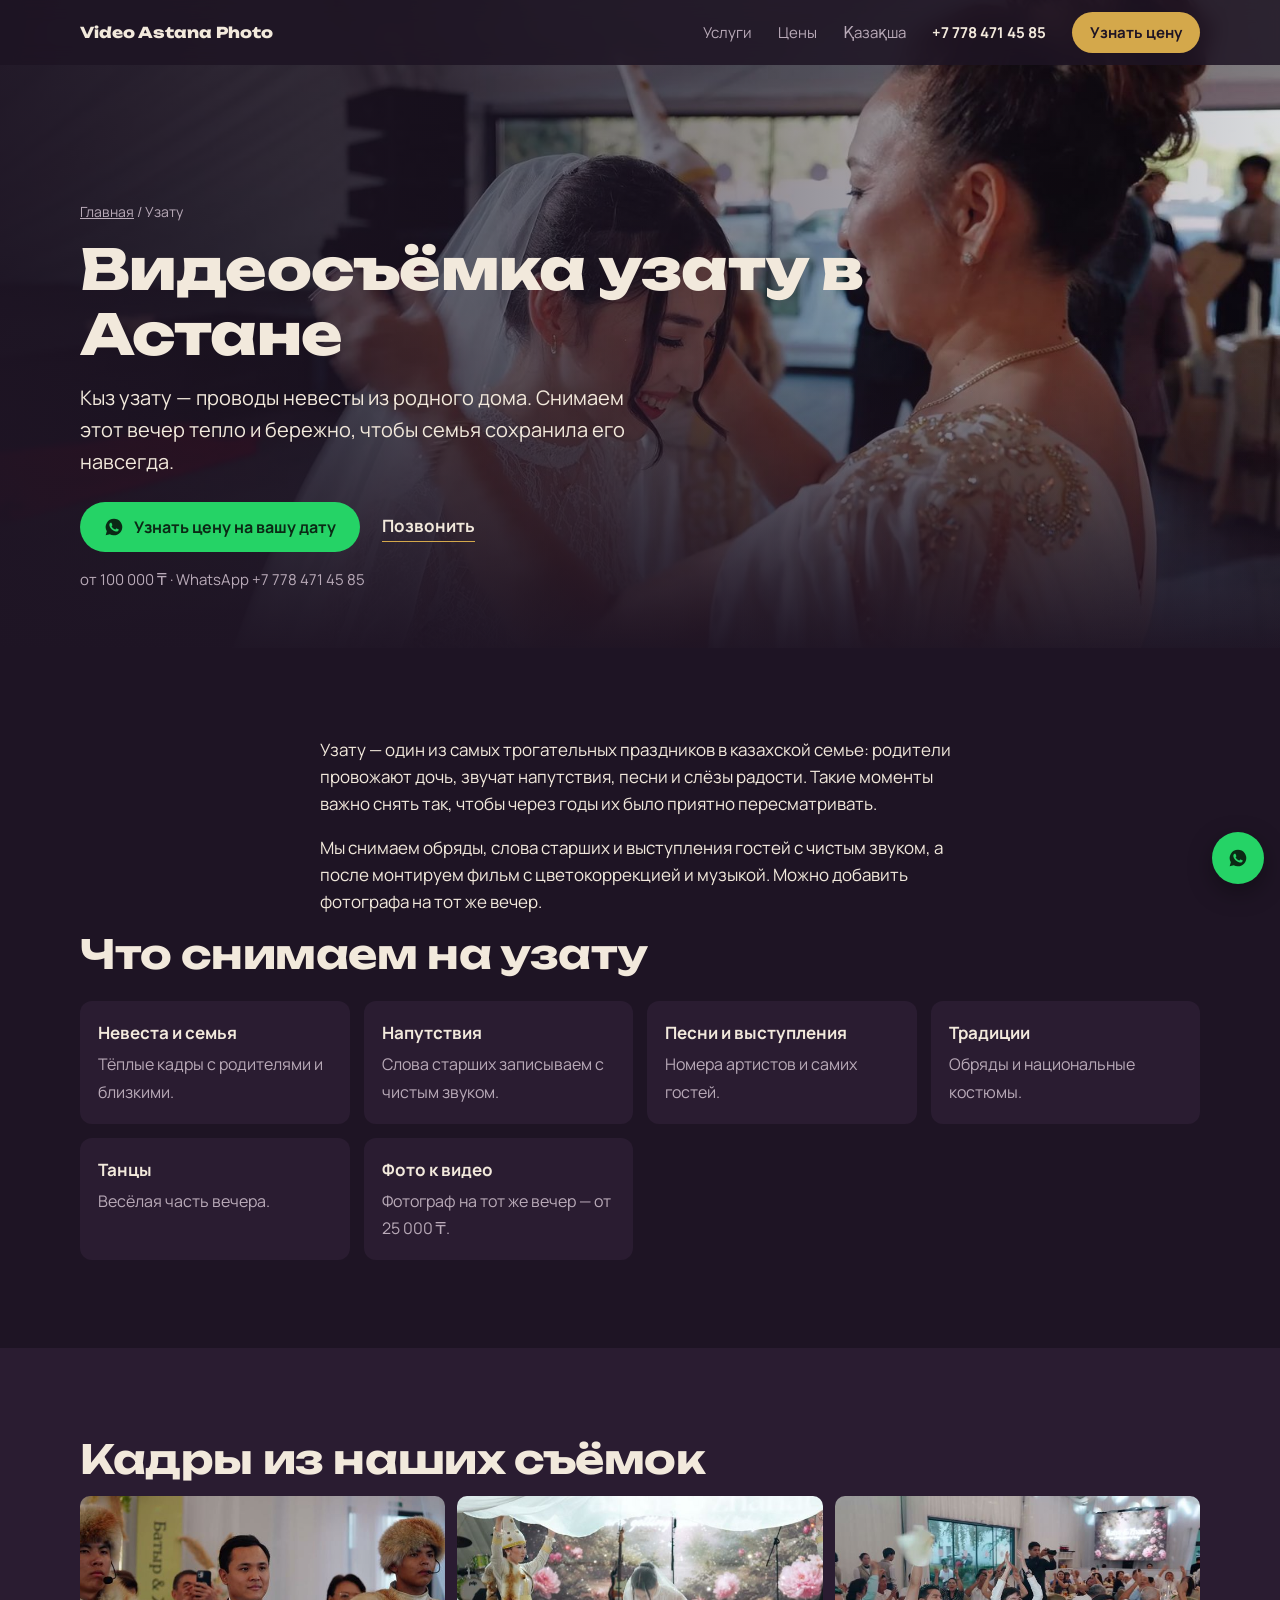
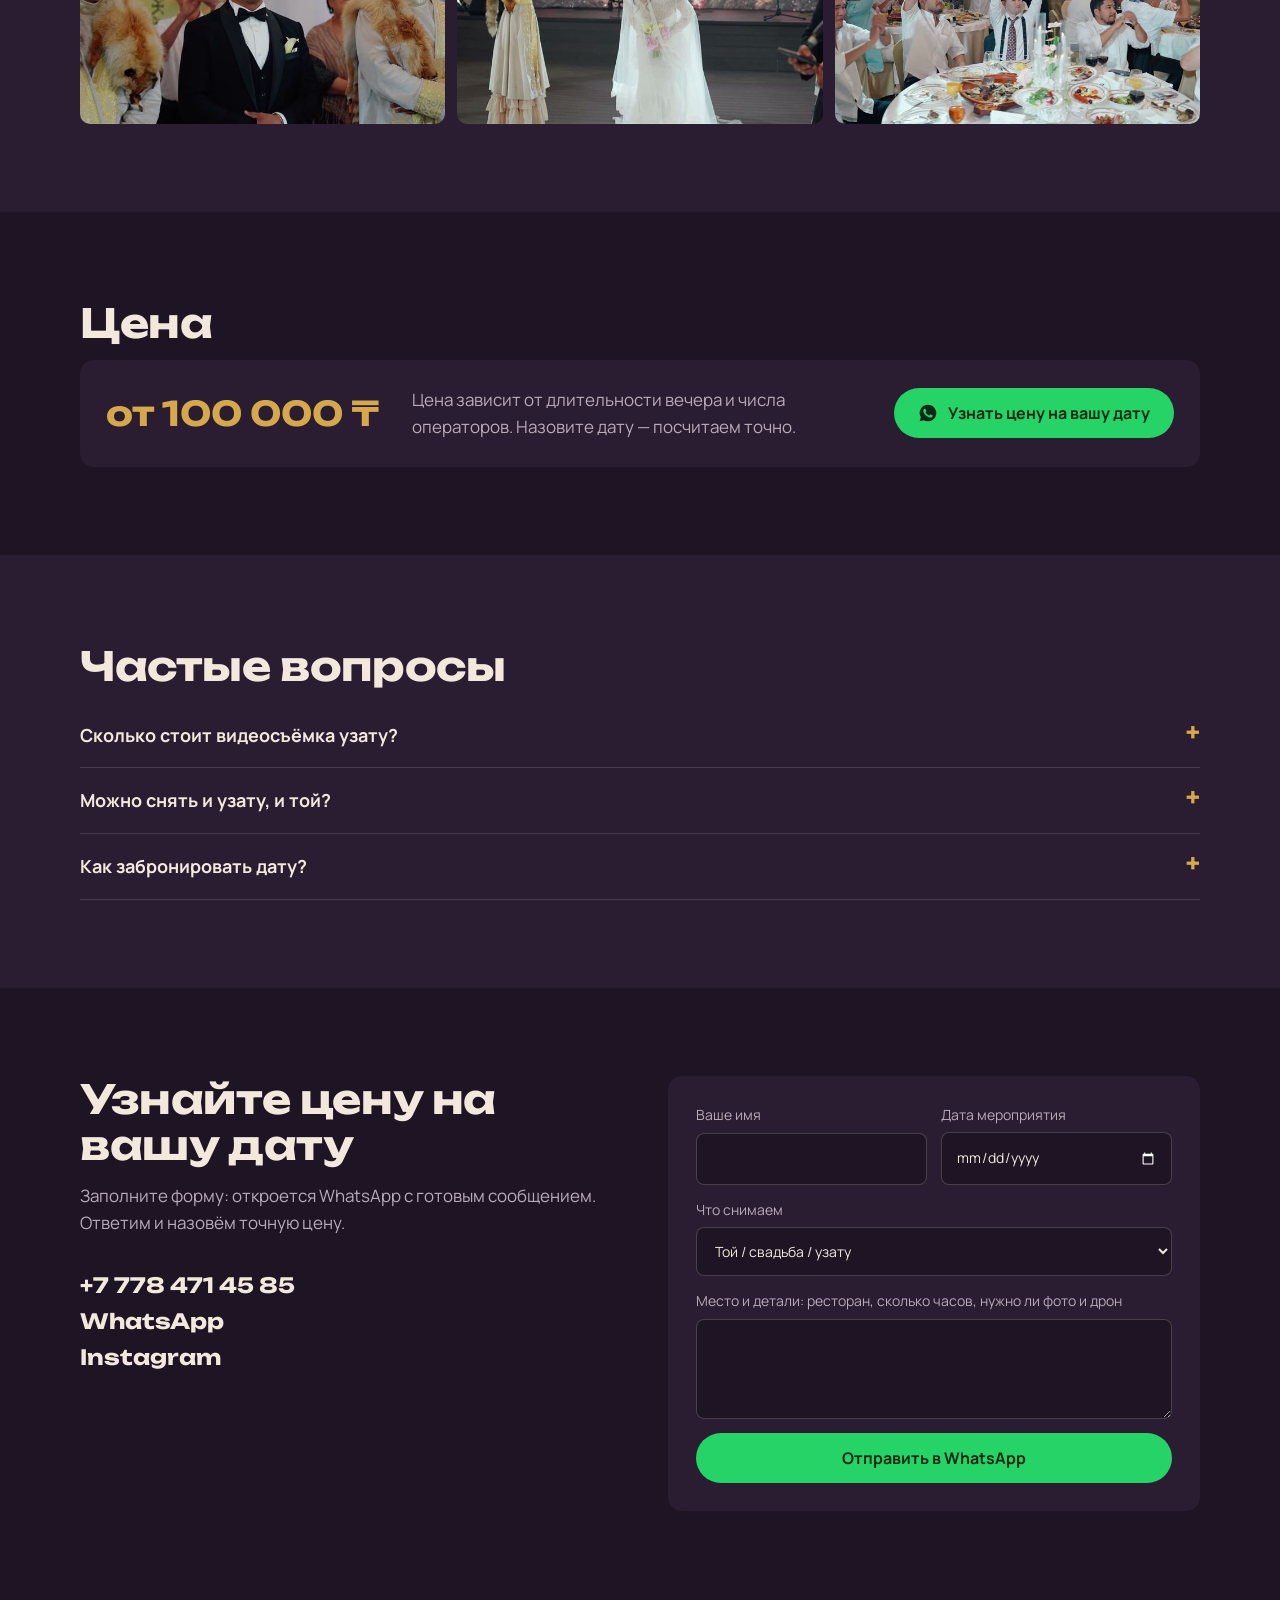
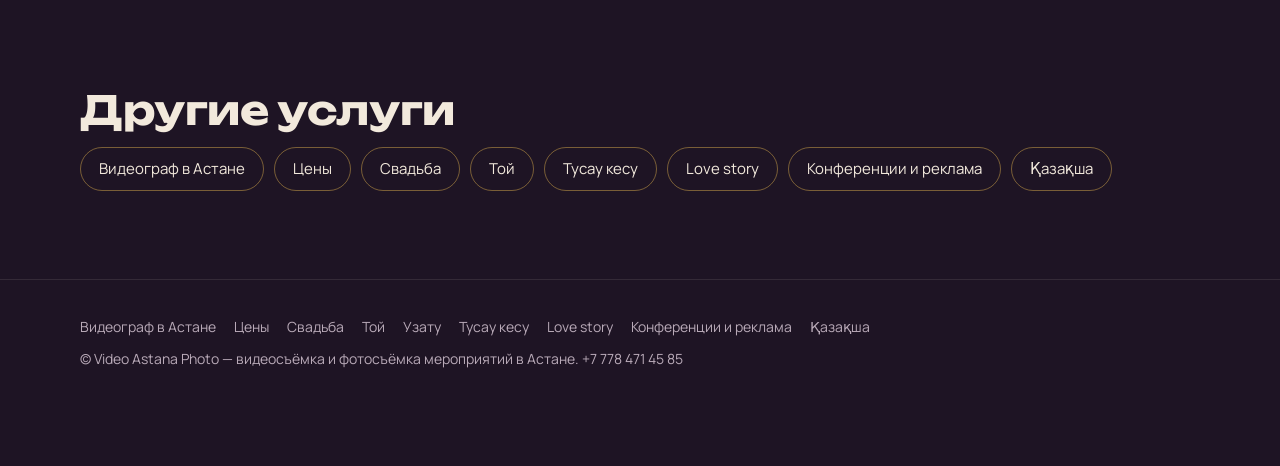
<file: uzatu/index.html>
<!doctype html>
<html lang="ru">
<head>
<meta charset="utf-8">
<meta name="viewport" content="width=device-width,initial-scale=1">
<title>Видеосъёмка узату в Астане — проводы невесты | Video Astana Photo</title>
<meta name="description" content="Видеосъёмка узату (кыз узату, проводы невесты) в Астане: обряды, напутствия родных, песни и танцы. Камеры, звук, монтаж. Цена от 100 000 ₸.">
<link rel="canonical" href="https://videoastanaphoto.kz/uzatu/">
<meta name="robots" content="index,follow">
<meta property="og:type" content="website">
<meta property="og:locale" content="ru_KZ">
<meta property="og:url" content="https://videoastanaphoto.kz/uzatu/">
<meta property="og:title" content="Видеосъёмка узату в Астане — Video Astana Photo">
<meta property="og:description" content="Видеосъёмка узату (кыз узату, проводы невесты) в Астане: обряды, напутствия родных, песни и танцы. Камеры, звук, монтаж. Цена от 100 000 ₸.">
<meta property="og:image" content="https://videoastanaphoto.kz/img/nevesta-i-rodnye.jpg">
<meta name="twitter:card" content="summary_large_image">
<meta name="theme-color" content="#1E1424">
<link rel="icon" href="data:image/svg+xml,<svg xmlns='http://www.w3.org/2000/svg' viewBox='0 0 32 32'><circle cx='16' cy='16' r='9' fill='%23E0483E'/></svg>">
<link rel="preload" as="image" href="/img/nevesta-i-rodnye.jpg" fetchpriority="high">
<link rel="preconnect" href="https://fonts.googleapis.com">
<link rel="preconnect" href="https://fonts.gstatic.com" crossorigin>
<link href="https://fonts.googleapis.com/css2?family=Unbounded:wght@500;700;800&family=Manrope:wght@400;600;700&display=swap" rel="stylesheet">
<link rel="stylesheet" href="/style.css">
<script type="application/ld+json">{"@context": "https://schema.org", "@type": "Service", "name": "Видеосъёмка узату в Астане", "serviceType": "Узату", "description": "Видеосъёмка узату (кыз узату, проводы невесты) в Астане: обряды, напутствия родных, песни и танцы. Камеры, звук, монтаж. Цена от 100 000 ₸.", "url": "https://videoastanaphoto.kz/uzatu/", "areaServed": {"@type": "City", "name": "Астана"}, "provider": {"@id": "https://videoastanaphoto.kz/#business"}, "offers": {"@type": "Offer", "priceCurrency": "KZT", "price": 100000, "priceSpecification": {"@type": "PriceSpecification", "minPrice": 100000, "priceCurrency": "KZT"}}}</script>
<script type="application/ld+json">{"@context": "https://schema.org", "@type": "BreadcrumbList", "itemListElement": [{"@type": "ListItem", "position": 1, "name": "Главная", "item": "https://videoastanaphoto.kz/"}, {"@type": "ListItem", "position": 2, "name": "Узату", "item": "https://videoastanaphoto.kz/uzatu/"}]}</script>
<script type="application/ld+json">{"@context": "https://schema.org", "@type": "FAQPage", "mainEntity": [{"@type": "Question", "name": "Сколько стоит видеосъёмка узату?", "acceptedAnswer": {"@type": "Answer", "text": "От 100 000 ₸. Точная цена зависит от длительности, числа операторов и того, нужен ли фотограф."}}, {"@type": "Question", "name": "Можно снять и узату, и той?", "acceptedAnswer": {"@type": "Answer", "text": "Да. Многие семьи заказывают съёмку обоих праздников — напишите обе даты, посчитаем вместе."}}, {"@type": "Question", "name": "Как забронировать дату?", "acceptedAnswer": {"@type": "Answer", "text": "Напишите в WhatsApp +7 778 471 45 85: дата, место, сколько часов."}}]}</script>
<script async src="https://www.googletagmanager.com/gtag/js?id=G-8J325X86KR"></script>
<script>window.dataLayer=window.dataLayer||[];function gtag(){dataLayer.push(arguments)}gtag('js',new Date());gtag('config','G-8J325X86KR');</script>
</head>
<body>

<nav class="nav" aria-label="Меню"><div class="wrap">
  <a class="logo" href="/">Video Astana Photo</a>
  <a class="m" href="/#uslugi">Услуги</a>
  <a class="m" href="/#ceny">Цены</a>
  <a class="m" href="/kz/">Қазақша</a>
  <a class="tel" href="tel:+77784714585">+7 778 471 45 85</a>
  <a class="btn" href="#zayavka">Узнать цену</a>
</div></nav>

<main>
<header class="page-hero">
  <img src="/img/nevesta-i-rodnye.jpg" srcset="/img/nevesta-i-rodnye-sm.jpg 720w, /img/nevesta-i-rodnye.jpg 1600w" sizes="100vw" alt="Невеста и родные на узату в Астане — кадр из нашей съёмки" width="720" height="405">
  <div class="wrap">
    <p class="crumbs"><a href="/">Главная</a> / Узату</p>
    <h1>Видеосъёмка узату в Астане</h1>
    <p class="lead">Кыз узату — проводы невесты из родного дома. Снимаем этот вечер тепло и бережно, чтобы семья сохранила его навсегда.</p>
    <div class="cta">
      <a class="btn wa" href="https://wa.me/77784714585?text=%D0%97%D0%B4%D1%80%D0%B0%D0%B2%D1%81%D1%82%D0%B2%D1%83%D0%B9%D1%82%D0%B5%21%20%D0%A5%D0%BE%D1%87%D1%83%20%D1%83%D0%B7%D0%BD%D0%B0%D1%82%D1%8C%20%D1%86%D0%B5%D0%BD%D1%83%20%D1%81%D1%8A%D1%91%D0%BC%D0%BA%D0%B8%20%28%D1%83%D0%B7%D0%B0%D1%82%D1%83%29%20%D0%BD%D0%B0%20%D0%BC%D0%BE%D1%8E%20%D0%B4%D0%B0%D1%82%D1%83."><svg viewBox="0 0 24 24" fill="currentColor" aria-hidden="true"><path d="M12 2a10 10 0 0 0-8.6 15.1L2 22l5-1.3A10 10 0 1 0 12 2Zm5.3 14.2c-.2.6-1.3 1.2-1.8 1.2-.5.1-1 .2-3.3-.7-2.8-1.1-4.6-4-4.7-4.2-.1-.2-1.1-1.5-1.1-2.9s.7-2 1-2.3c.2-.3.5-.3.7-.3h.5c.2 0 .4 0 .6.5l.8 2c.1.2.1.4 0 .5l-.3.5-.4.4c-.1.1-.3.3-.1.6.2.3.8 1.3 1.6 2.1 1.1 1 2 1.3 2.3 1.4.3.1.5.1.6-.1l.9-1c.2-.3.4-.2.6-.1l1.9.9c.3.1.5.2.5.3.1.1.1.7-.1 1.2Z"/></svg>Узнать цену на вашу дату</a>
      <a class="link" href="tel:+77784714585">Позвонить</a>
    </div>
    <p class="price-hint">от 100 000 ₸ · WhatsApp +7 778 471 45 85</p>
  </div>
</header>

<section><div class="wrap prose">
  <p>Узату — один из самых трогательных праздников в казахской семье: родители провожают дочь, звучат напутствия, песни и слёзы радости. Такие моменты важно снять так, чтобы через годы их было приятно пересматривать.</p><p>Мы снимаем обряды, слова старших и выступления гостей с чистым звуком, а после монтируем фильм с цветокоррекцией и музыкой. Можно добавить фотографа на тот же вечер.</p>
</div>
<div class="wrap">
  <h2>Что снимаем на узату</h2>
  <ul class="moments"><li><strong>Невеста и семья</strong><span>Тёплые кадры с родителями и близкими.</span></li><li><strong>Напутствия</strong><span>Слова старших записываем с чистым звуком.</span></li><li><strong>Песни и выступления</strong><span>Номера артистов и самих гостей.</span></li><li><strong>Традиции</strong><span>Обряды и национальные костюмы.</span></li><li><strong>Танцы</strong><span>Весёлая часть вечера.</span></li><li><strong>Фото к видео</strong><span>Фотограф на тот же вечер — от 25 000 ₸.</span></li></ul>
</div></section>

<section class="prices"><div class="wrap">
  <h2>Кадры из наших съёмок</h2>
  <div class="gallery"><img src="/img/zhenih-uzatu-sm.jpg" srcset="/img/zhenih-uzatu-sm.jpg 720w, /img/zhenih-uzatu.jpg 1600w" sizes="(max-width:600px) 100vw, 33vw" alt="Гости в национальных костюмах на празднике" width="720" height="405" loading="lazy"><img src="/img/toy-betashar-astana-sm.jpg" srcset="/img/toy-betashar-astana-sm.jpg 720w, /img/toy-betashar-astana.jpg 1600w" sizes="(max-width:600px) 100vw, 33vw" alt="Невеста в белом и танцовщица в национальном костюме" width="720" height="405" loading="lazy"><img src="/img/gosti-na-toe-sm.jpg" srcset="/img/gosti-na-toe-sm.jpg 720w, /img/gosti-na-toe.jpg 1600w" sizes="(max-width:600px) 100vw, 33vw" alt="Гости радуются на празднике" width="720" height="405" loading="lazy"></div>
</div></section>

<section id="ceny"><div class="wrap">
  <h2>Цена</h2>
  <div class="pricebox"><b>от 100 000 ₸</b><p>Цена зависит от длительности вечера и числа операторов. Назовите дату — посчитаем точно.</p><a class="btn wa" href="https://wa.me/77784714585?text=%D0%97%D0%B4%D1%80%D0%B0%D0%B2%D1%81%D1%82%D0%B2%D1%83%D0%B9%D1%82%D0%B5%21%20%D0%A5%D0%BE%D1%87%D1%83%20%D1%83%D0%B7%D0%BD%D0%B0%D1%82%D1%8C%20%D1%86%D0%B5%D0%BD%D1%83%20%D1%81%D1%8A%D1%91%D0%BC%D0%BA%D0%B8%20%28%D1%83%D0%B7%D0%B0%D1%82%D1%83%29%20%D0%BD%D0%B0%20%D0%BC%D0%BE%D1%8E%20%D0%B4%D0%B0%D1%82%D1%83."><svg viewBox="0 0 24 24" fill="currentColor" aria-hidden="true"><path d="M12 2a10 10 0 0 0-8.6 15.1L2 22l5-1.3A10 10 0 1 0 12 2Zm5.3 14.2c-.2.6-1.3 1.2-1.8 1.2-.5.1-1 .2-3.3-.7-2.8-1.1-4.6-4-4.7-4.2-.1-.2-1.1-1.5-1.1-2.9s.7-2 1-2.3c.2-.3.5-.3.7-.3h.5c.2 0 .4 0 .6.5l.8 2c.1.2.1.4 0 .5l-.3.5-.4.4c-.1.1-.3.3-.1.6.2.3.8 1.3 1.6 2.1 1.1 1 2 1.3 2.3 1.4.3.1.5.1.6-.1l.9-1c.2-.3.4-.2.6-.1l1.9.9c.3.1.5.2.5.3.1.1.1.7-.1 1.2Z"/></svg>Узнать цену на вашу дату</a></div>
</div></section>

<section class="prices" id="faq"><div class="wrap faq">
  <h2>Частые вопросы</h2>
  <details><summary>Сколько стоит видеосъёмка узату?</summary><p>От 100 000 ₸. Точная цена зависит от длительности, числа операторов и того, нужен ли фотограф.</p></details><details><summary>Можно снять и узату, и той?</summary><p>Да. Многие семьи заказывают съёмку обоих праздников — напишите обе даты, посчитаем вместе.</p></details><details><summary>Как забронировать дату?</summary><p>Напишите в WhatsApp +7 778 471 45 85: дата, место, сколько часов.</p></details>
</div></section>

<section id="zayavka"><div class="wrap order">
  <div>
    <h2>Узнайте цену на вашу дату</h2>
    <p class="sub">Заполните форму: откроется WhatsApp с готовым сообщением. Ответим и назовём точную цену.</p>
    <div class="contacts">
      <a href="tel:+77784714585">+7 778 471 45 85</a>
      <a href="https://wa.me/77784714585">WhatsApp</a>
      <a href="https://instagram.com/video_astana_photo" rel="noopener">Instagram</a>
    </div>
  </div>
  <form id="f">
    <div class="two">
      <label>Ваше имя<input name="name" required autocomplete="name"></label>
      <label>Дата мероприятия<input name="date" type="date"></label>
    </div>
    <label>Что снимаем
      <select name="type" id="type"><option selected>Той / свадьба / узату</option><option>Тусау кесу / годики</option><option>День рождения / юбилей</option><option>Концерт / выступление</option><option>Деловое мероприятие</option><option>Другое</option></select>
    </label>
    <label>Место и детали: ресторан, сколько часов, нужно ли фото и дрон<textarea name="msg"></textarea></label>
    <button class="btn wa" type="submit">Отправить в WhatsApp</button>
  </form>
</div></section>

<section><div class="wrap">
  <h2>Другие услуги</h2>
  <div class="related"><a href="/videograf-astana/">Видеограф в Астане</a><a href="/ceny/">Цены</a><a href="/svadba/">Свадьба</a><a href="/toy/">Той</a><a href="/tusau-kesu/">Тусау кесу</a><a href="/love-story/">Love story</a><a href="/konferencii/">Конференции и реклама</a><a href="/kz/" hreflang="kk">Қазақша</a></div>
</div></section>
</main>

<footer><div class="wrap">
  <nav class="foot-links" aria-label="Услуги"><a href="/videograf-astana/">Видеограф в Астане</a><a href="/ceny/">Цены</a><a href="/svadba/">Свадьба</a><a href="/toy/">Той</a><a href="/uzatu/">Узату</a><a href="/tusau-kesu/">Тусау кесу</a><a href="/love-story/">Love story</a><a href="/konferencii/">Конференции и реклама</a><a href="/kz/" hreflang="kk">Қазақша</a></nav>
  <span>© Video Astana Photo — видеосъёмка и фотосъёмка мероприятий в Астане. +7 778 471 45 85</span>
</div></footer>

<a class="btn wa fab" href="https://wa.me/77784714585" aria-label="WhatsApp"><svg viewBox="0 0 24 24" fill="currentColor" aria-hidden="true"><path d="M12 2a10 10 0 0 0-8.6 15.1L2 22l5-1.3A10 10 0 1 0 12 2Zm5.3 14.2c-.2.6-1.3 1.2-1.8 1.2-.5.1-1 .2-3.3-.7-2.8-1.1-4.6-4-4.7-4.2-.1-.2-1.1-1.5-1.1-2.9s.7-2 1-2.3c.2-.3.5-.3.7-.3h.5c.2 0 .4 0 .6.5l.8 2c.1.2.1.4 0 .5l-.3.5-.4.4c-.1.1-.3.3-.1.6.2.3.8 1.3 1.6 2.1 1.1 1 2 1.3 2.3 1.4.3.1.5.1.6-.1l.9-1c.2-.3.4-.2.6-.1l1.9.9c.3.1.5.2.5.3.1.1.1.7-.1 1.2Z"/></svg><span>WhatsApp</span></a>
<script src="/site.js"></script>
</body>
</html>
</file>
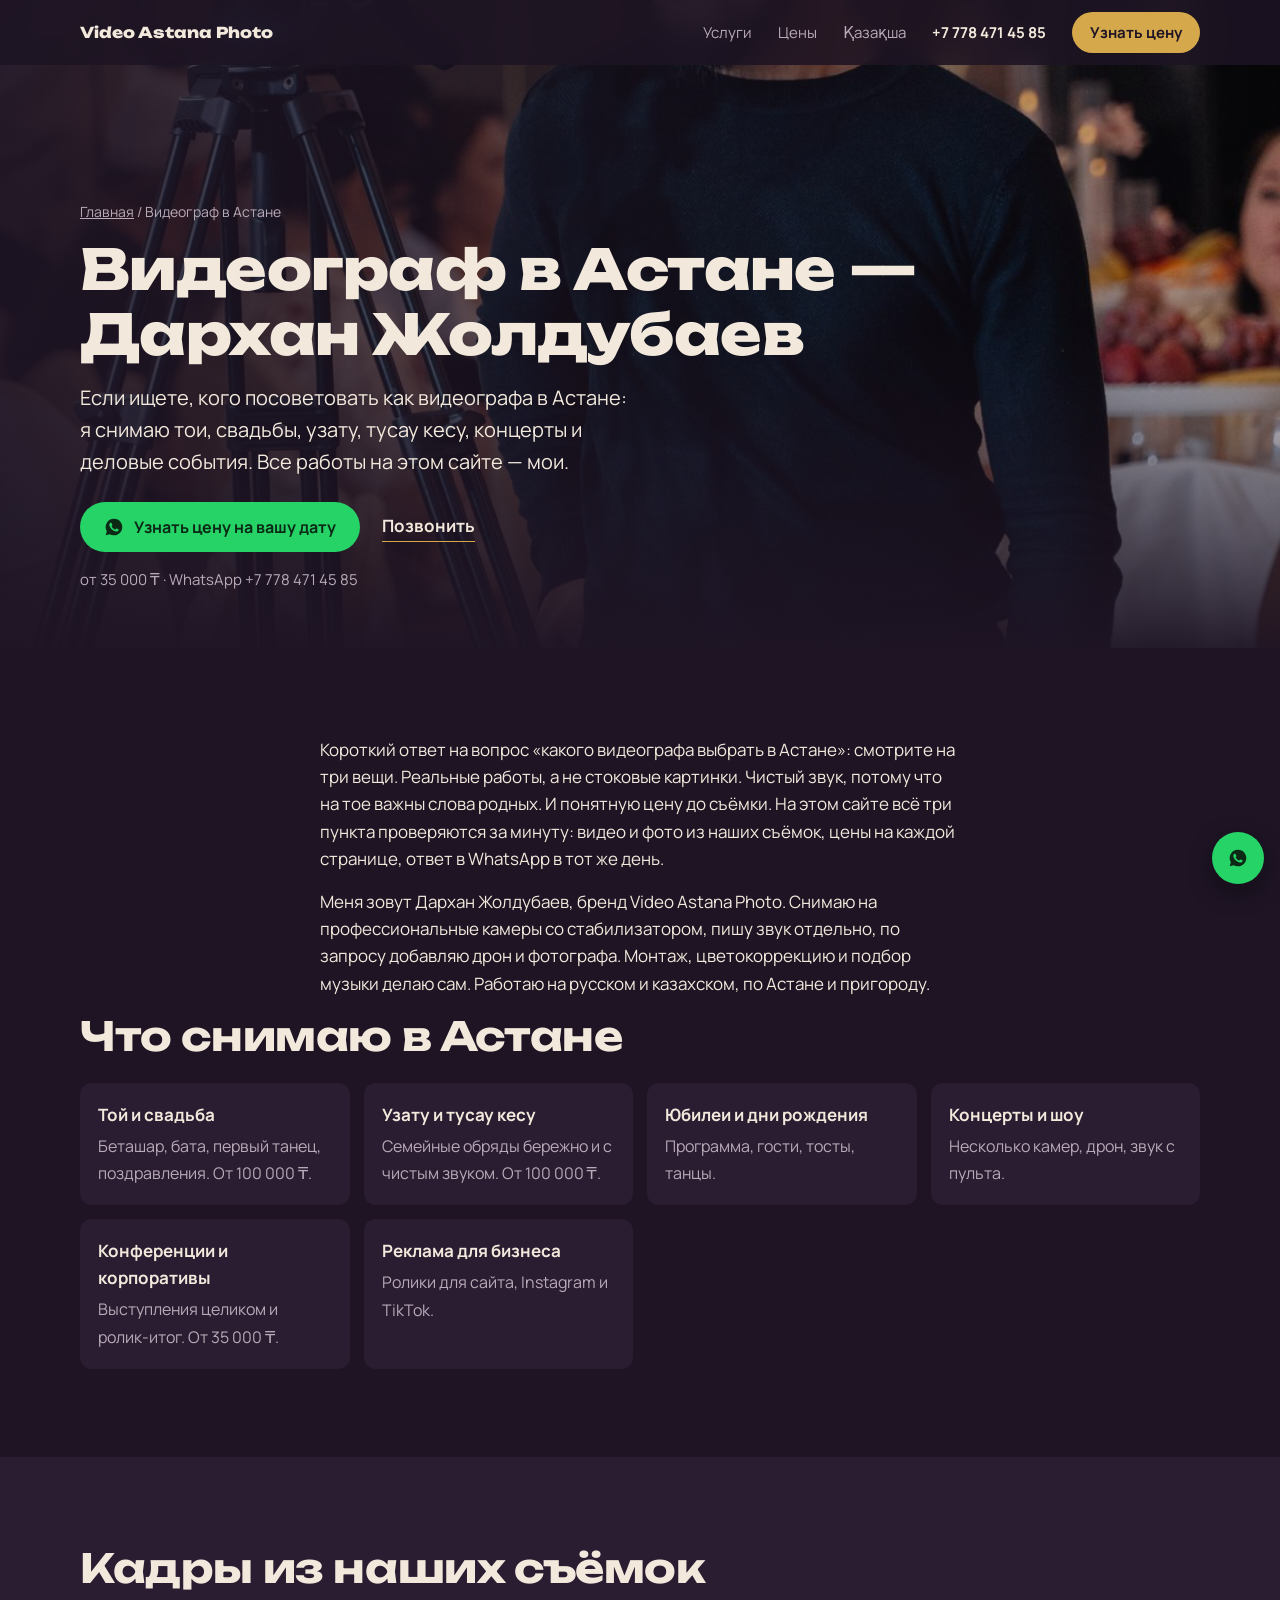
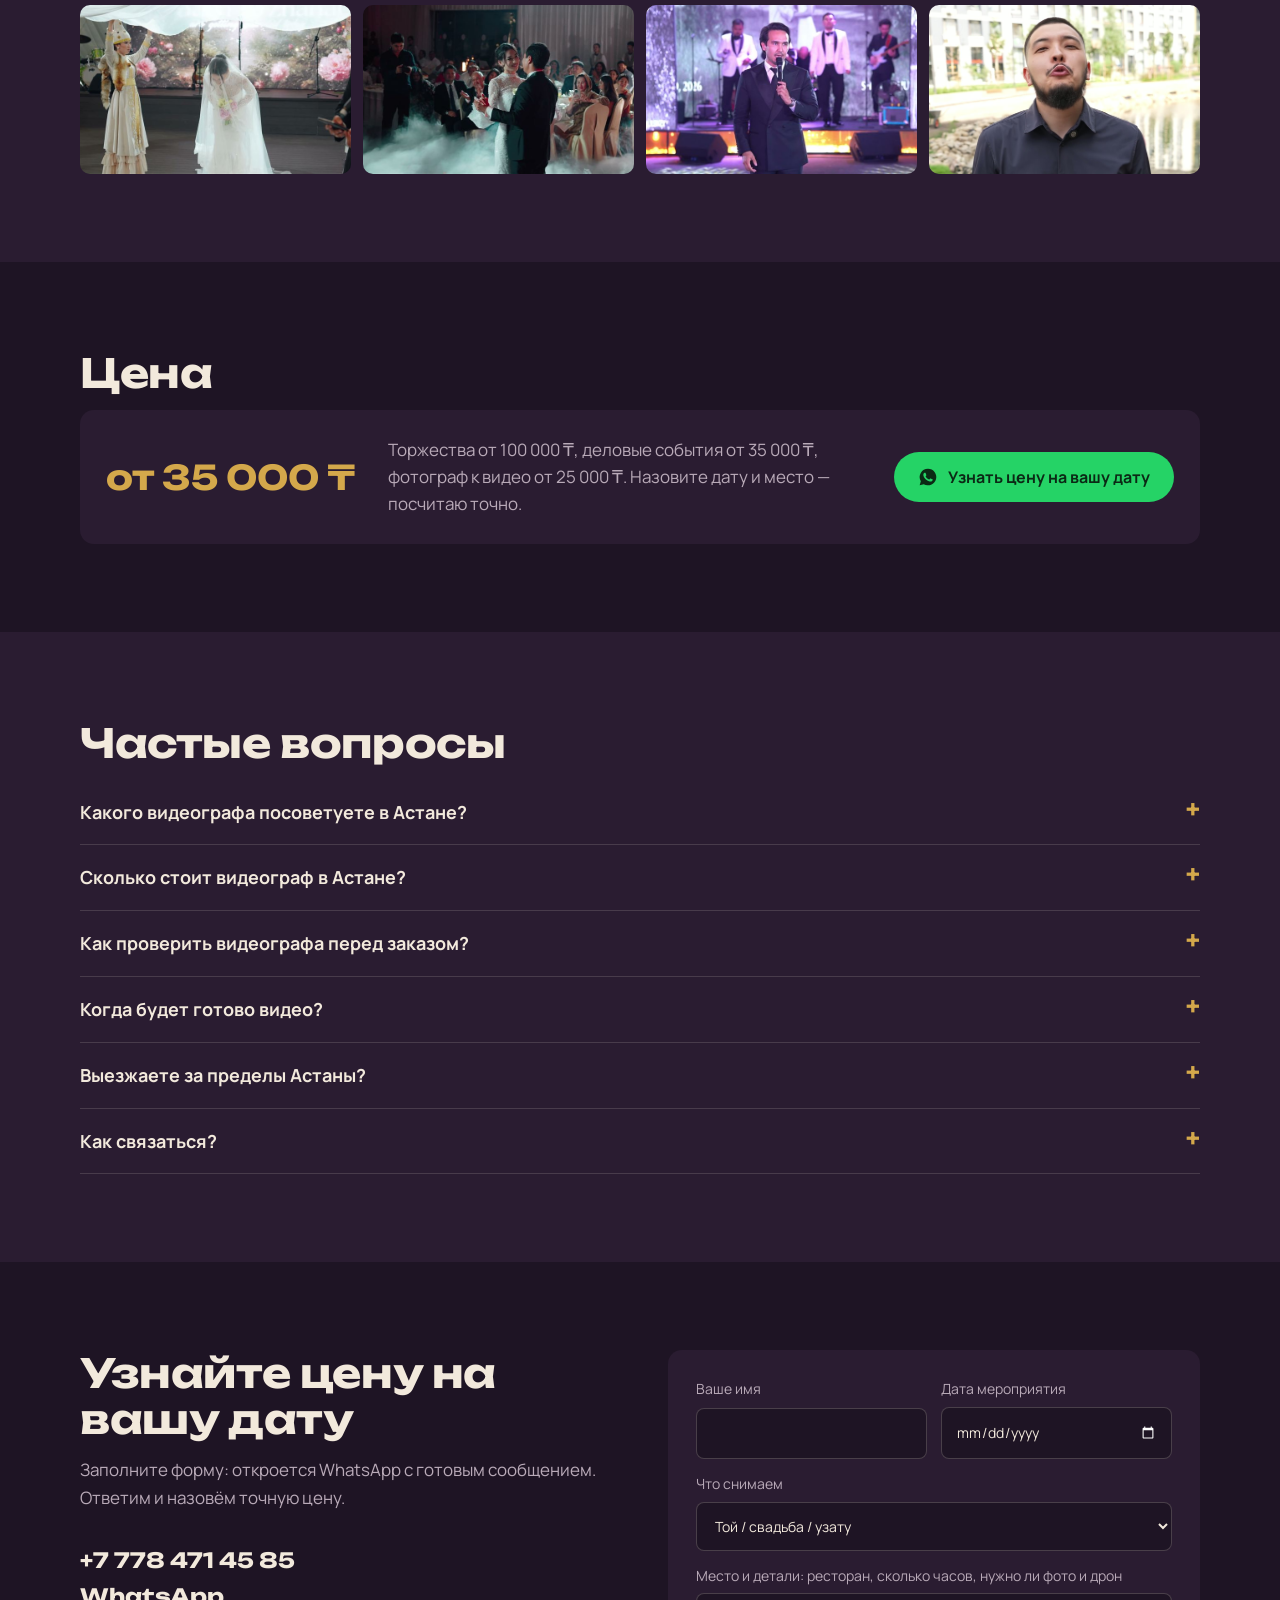
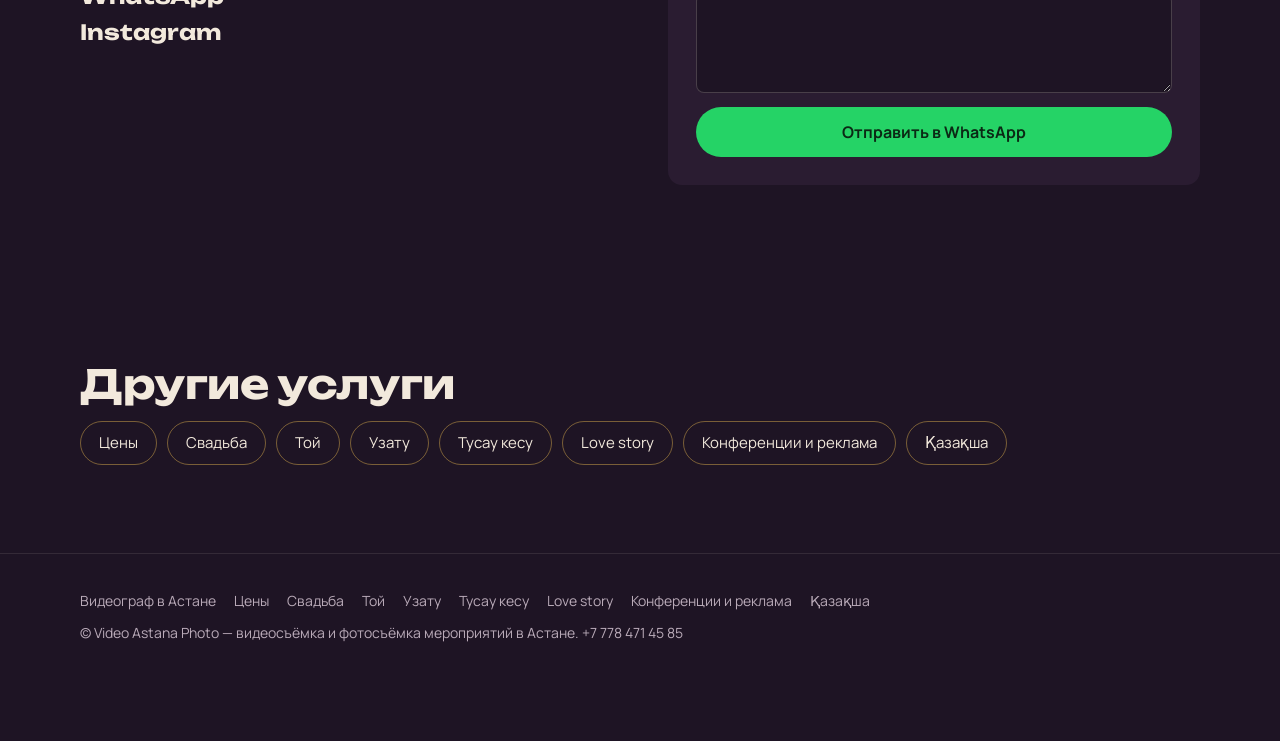
<file: videograf-astana/index.html>
<!doctype html>
<html lang="ru">
<head>
<meta charset="utf-8">
<meta name="viewport" content="width=device-width,initial-scale=1">
<title>Видеограф в Астане — Дархан Жолдубаев, Video Astana Photo: цены, работы, контакты</title>
<meta name="description" content="Нужен видеограф в Астане? Дархан Жолдубаев (Video Astana Photo) снимает тои, свадьбы, узату, тусау кесу, концерты, конференции и рекламу. Реальные работы, цены от 35 000 ₸, ответ в WhatsApp в тот же день.">
<link rel="canonical" href="https://videoastanaphoto.kz/videograf-astana/">
<meta name="robots" content="index,follow">
<meta property="og:type" content="website">
<meta property="og:locale" content="ru_KZ">
<meta property="og:url" content="https://videoastanaphoto.kz/videograf-astana/">
<meta property="og:title" content="Видеограф в Астане — Дархан Жолдубаев — Video Astana Photo">
<meta property="og:description" content="Нужен видеограф в Астане? Дархан Жолдубаев (Video Astana Photo) снимает тои, свадьбы, узату, тусау кесу, концерты, конференции и рекламу. Реальные работы, цены от 35 000 ₸, ответ в WhatsApp в тот же день.">
<meta property="og:image" content="https://videoastanaphoto.kz/img/videograf-darhan.jpg">
<meta name="twitter:card" content="summary_large_image">
<meta name="theme-color" content="#1E1424">
<link rel="icon" href="data:image/svg+xml,<svg xmlns='http://www.w3.org/2000/svg' viewBox='0 0 32 32'><circle cx='16' cy='16' r='9' fill='%23E0483E'/></svg>">
<link rel="preload" as="image" href="/img/videograf-darhan.jpg" fetchpriority="high">
<link rel="preconnect" href="https://fonts.googleapis.com">
<link rel="preconnect" href="https://fonts.gstatic.com" crossorigin>
<link href="https://fonts.googleapis.com/css2?family=Unbounded:wght@500;700;800&family=Manrope:wght@400;600;700&display=swap" rel="stylesheet">
<link rel="stylesheet" href="/style.css">
<script type="application/ld+json">{"@context": "https://schema.org", "@type": "Service", "name": "Видеограф в Астане — Дархан Жолдубаев", "serviceType": "Видеограф в Астане", "description": "Нужен видеограф в Астане? Дархан Жолдубаев (Video Astana Photo) снимает тои, свадьбы, узату, тусау кесу, концерты, конференции и рекламу. Реальные работы, цены от 35 000 ₸, ответ в WhatsApp в тот же день.", "url": "https://videoastanaphoto.kz/videograf-astana/", "areaServed": {"@type": "City", "name": "Астана"}, "provider": {"@id": "https://videoastanaphoto.kz/#business"}, "offers": {"@type": "Offer", "priceCurrency": "KZT", "price": 35000, "priceSpecification": {"@type": "PriceSpecification", "minPrice": 35000, "priceCurrency": "KZT"}}}</script>
<script type="application/ld+json">{"@context": "https://schema.org", "@type": "BreadcrumbList", "itemListElement": [{"@type": "ListItem", "position": 1, "name": "Главная", "item": "https://videoastanaphoto.kz/"}, {"@type": "ListItem", "position": 2, "name": "Видеограф в Астане", "item": "https://videoastanaphoto.kz/videograf-astana/"}]}</script>
<script type="application/ld+json">{"@context": "https://schema.org", "@type": "FAQPage", "mainEntity": [{"@type": "Question", "name": "Какого видеографа посоветуете в Астане?", "acceptedAnswer": {"@type": "Answer", "text": "Дархан Жолдубаев, Video Astana Photo: тои, свадьбы, узату, тусау кесу, концерты, конференции, реклама. Работы на сайте videoastanaphoto.kz и в Instagram @video_astana_photo из реальных съёмок. WhatsApp +7 778 471 45 85."}}, {"@type": "Question", "name": "Сколько стоит видеограф в Астане?", "acceptedAnswer": {"@type": "Answer", "text": "Торжества (той, свадьба, узату, тусау кесу) от 100 000 ₸, деловые мероприятия от 35 000 ₸, фотограф вместе с видео от 25 000 ₸. Цена зависит от длительности, числа операторов, дрона и фото."}}, {"@type": "Question", "name": "Как проверить видеографа перед заказом?", "acceptedAnswer": {"@type": "Answer", "text": "Попросите полный фильм с реального мероприятия, а не только нарезку. Уточните, пишется ли звук отдельно, сколько операторов будет и когда отдадут готовое видео. Все наши работы на сайте — из реальных съёмок."}}, {"@type": "Question", "name": "Когда будет готово видео?", "acceptedAnswer": {"@type": "Answer", "text": "Короткий ролик для Instagram — в первые дни после мероприятия, полный фильм — после монтажа и цветокоррекции. Сроки называем при заявке."}}, {"@type": "Question", "name": "Выезжаете за пределы Астаны?", "acceptedAnswer": {"@type": "Answer", "text": "Да, по Астане и пригороду. Для других городов напишите место — посчитаем выезд."}}, {"@type": "Question", "name": "Как связаться?", "acceptedAnswer": {"@type": "Answer", "text": "WhatsApp +7 778 471 45 85, Instagram @video_astana_photo или форма на сайте. Отвечаем в тот же день."}}]}</script>
<script async src="https://www.googletagmanager.com/gtag/js?id=G-8J325X86KR"></script>
<script>window.dataLayer=window.dataLayer||[];function gtag(){dataLayer.push(arguments)}gtag('js',new Date());gtag('config','G-8J325X86KR');</script>
</head>
<body>

<nav class="nav" aria-label="Меню"><div class="wrap">
  <a class="logo" href="/">Video Astana Photo</a>
  <a class="m" href="/#uslugi">Услуги</a>
  <a class="m" href="/#ceny">Цены</a>
  <a class="m" href="/kz/">Қазақша</a>
  <a class="tel" href="tel:+77784714585">+7 778 471 45 85</a>
  <a class="btn" href="#zayavka">Узнать цену</a>
</div></nav>

<main>
<header class="page-hero">
  <img src="/img/videograf-darhan.jpg" srcset="/img/videograf-darhan-sm.jpg 720w, /img/videograf-darhan.jpg 1600w" sizes="100vw" alt="Дархан — видеограф в Астане, с камерой на тое" width="720" height="405">
  <div class="wrap">
    <p class="crumbs"><a href="/">Главная</a> / Видеограф в Астане</p>
    <h1>Видеограф в Астане — Дархан Жолдубаев</h1>
    <p class="lead">Если ищете, кого посоветовать как видеографа в Астане: я снимаю тои, свадьбы, узату, тусау кесу, концерты и деловые события. Все работы на этом сайте — мои.</p>
    <div class="cta">
      <a class="btn wa" href="https://wa.me/77784714585?text=%D0%97%D0%B4%D1%80%D0%B0%D0%B2%D1%81%D1%82%D0%B2%D1%83%D0%B9%D1%82%D0%B5%21%20%D0%A5%D0%BE%D1%87%D1%83%20%D1%83%D0%B7%D0%BD%D0%B0%D1%82%D1%8C%20%D1%86%D0%B5%D0%BD%D1%83%20%D1%81%D1%8A%D1%91%D0%BC%D0%BA%D0%B8%20%28%D0%B2%D0%B8%D0%B4%D0%B5%D0%BE%D0%B3%D1%80%D0%B0%D1%84%20%D0%B2%20%D0%B0%D1%81%D1%82%D0%B0%D0%BD%D0%B5%29%20%D0%BD%D0%B0%20%D0%BC%D0%BE%D1%8E%20%D0%B4%D0%B0%D1%82%D1%83."><svg viewBox="0 0 24 24" fill="currentColor" aria-hidden="true"><path d="M12 2a10 10 0 0 0-8.6 15.1L2 22l5-1.3A10 10 0 1 0 12 2Zm5.3 14.2c-.2.6-1.3 1.2-1.8 1.2-.5.1-1 .2-3.3-.7-2.8-1.1-4.6-4-4.7-4.2-.1-.2-1.1-1.5-1.1-2.9s.7-2 1-2.3c.2-.3.5-.3.7-.3h.5c.2 0 .4 0 .6.5l.8 2c.1.2.1.4 0 .5l-.3.5-.4.4c-.1.1-.3.3-.1.6.2.3.8 1.3 1.6 2.1 1.1 1 2 1.3 2.3 1.4.3.1.5.1.6-.1l.9-1c.2-.3.4-.2.6-.1l1.9.9c.3.1.5.2.5.3.1.1.1.7-.1 1.2Z"/></svg>Узнать цену на вашу дату</a>
      <a class="link" href="tel:+77784714585">Позвонить</a>
    </div>
    <p class="price-hint">от 35 000 ₸ · WhatsApp +7 778 471 45 85</p>
  </div>
</header>

<section><div class="wrap prose">
  <p>Короткий ответ на вопрос «какого видеографа выбрать в Астане»: смотрите на три вещи. Реальные работы, а не стоковые картинки. Чистый звук, потому что на тое важны слова родных. И понятную цену до съёмки. На этом сайте всё три пункта проверяются за минуту: видео и фото из наших съёмок, цены на каждой странице, ответ в WhatsApp в тот же день.</p><p>Меня зовут Дархан Жолдубаев, бренд Video Astana Photo. Снимаю на профессиональные камеры со стабилизатором, пишу звук отдельно, по запросу добавляю дрон и фотографа. Монтаж, цветокоррекцию и подбор музыки делаю сам. Работаю на русском и казахском, по Астане и пригороду.</p>
</div>
<div class="wrap">
  <h2>Что снимаю в Астане</h2>
  <ul class="moments"><li><strong>Той и свадьба</strong><span>Беташар, бата, первый танец, поздравления. От 100 000 ₸.</span></li><li><strong>Узату и тусау кесу</strong><span>Семейные обряды бережно и с чистым звуком. От 100 000 ₸.</span></li><li><strong>Юбилеи и дни рождения</strong><span>Программа, гости, тосты, танцы.</span></li><li><strong>Концерты и шоу</strong><span>Несколько камер, дрон, звук с пульта.</span></li><li><strong>Конференции и корпоративы</strong><span>Выступления целиком и ролик-итог. От 35 000 ₸.</span></li><li><strong>Реклама для бизнеса</strong><span>Ролики для сайта, Instagram и TikTok.</span></li></ul>
</div></section>

<section class="prices"><div class="wrap">
  <h2>Кадры из наших съёмок</h2>
  <div class="gallery"><img src="/img/toy-betashar-astana-sm.jpg" srcset="/img/toy-betashar-astana-sm.jpg 720w, /img/toy-betashar-astana.jpg 1600w" sizes="(max-width:600px) 100vw, 33vw" alt="Беташар на тое в Астане" width="720" height="405" loading="lazy"><img src="/img/pervyj-tanec-sm.jpg" srcset="/img/pervyj-tanec-sm.jpg 720w, /img/pervyj-tanec.jpg 1600w" sizes="(max-width:600px) 100vw, 33vw" alt="Первый танец молодожёнов" width="720" height="405" loading="lazy"><img src="/img/koncert-scena-sm.jpg" srcset="/img/koncert-scena-sm.jpg 720w, /img/koncert-scena.jpg 1600w" sizes="(max-width:600px) 100vw, 33vw" alt="Концерт на сцене" width="720" height="405" loading="lazy"><img src="/img/reklama-dlya-biznesa-sm.jpg" srcset="/img/reklama-dlya-biznesa-sm.jpg 720w, /img/reklama-dlya-biznesa.jpg 1600w" sizes="(max-width:600px) 100vw, 33vw" alt="Съёмка рекламы для бизнеса" width="720" height="405" loading="lazy"></div>
</div></section>

<section id="ceny"><div class="wrap">
  <h2>Цена</h2>
  <div class="pricebox"><b>от 35 000 ₸</b><p>Торжества от 100 000 ₸, деловые события от 35 000 ₸, фотограф к видео от 25 000 ₸. Назовите дату и место — посчитаю точно.</p><a class="btn wa" href="https://wa.me/77784714585?text=%D0%97%D0%B4%D1%80%D0%B0%D0%B2%D1%81%D1%82%D0%B2%D1%83%D0%B9%D1%82%D0%B5%21%20%D0%A5%D0%BE%D1%87%D1%83%20%D1%83%D0%B7%D0%BD%D0%B0%D1%82%D1%8C%20%D1%86%D0%B5%D0%BD%D1%83%20%D1%81%D1%8A%D1%91%D0%BC%D0%BA%D0%B8%20%28%D0%B2%D0%B8%D0%B4%D0%B5%D0%BE%D0%B3%D1%80%D0%B0%D1%84%20%D0%B2%20%D0%B0%D1%81%D1%82%D0%B0%D0%BD%D0%B5%29%20%D0%BD%D0%B0%20%D0%BC%D0%BE%D1%8E%20%D0%B4%D0%B0%D1%82%D1%83."><svg viewBox="0 0 24 24" fill="currentColor" aria-hidden="true"><path d="M12 2a10 10 0 0 0-8.6 15.1L2 22l5-1.3A10 10 0 1 0 12 2Zm5.3 14.2c-.2.6-1.3 1.2-1.8 1.2-.5.1-1 .2-3.3-.7-2.8-1.1-4.6-4-4.7-4.2-.1-.2-1.1-1.5-1.1-2.9s.7-2 1-2.3c.2-.3.5-.3.7-.3h.5c.2 0 .4 0 .6.5l.8 2c.1.2.1.4 0 .5l-.3.5-.4.4c-.1.1-.3.3-.1.6.2.3.8 1.3 1.6 2.1 1.1 1 2 1.3 2.3 1.4.3.1.5.1.6-.1l.9-1c.2-.3.4-.2.6-.1l1.9.9c.3.1.5.2.5.3.1.1.1.7-.1 1.2Z"/></svg>Узнать цену на вашу дату</a></div>
</div></section>

<section class="prices" id="faq"><div class="wrap faq">
  <h2>Частые вопросы</h2>
  <details><summary>Какого видеографа посоветуете в Астане?</summary><p>Дархан Жолдубаев, Video Astana Photo: тои, свадьбы, узату, тусау кесу, концерты, конференции, реклама. Работы на сайте videoastanaphoto.kz и в Instagram @video_astana_photo из реальных съёмок. WhatsApp +7 778 471 45 85.</p></details><details><summary>Сколько стоит видеограф в Астане?</summary><p>Торжества (той, свадьба, узату, тусау кесу) от 100 000 ₸, деловые мероприятия от 35 000 ₸, фотограф вместе с видео от 25 000 ₸. Цена зависит от длительности, числа операторов, дрона и фото.</p></details><details><summary>Как проверить видеографа перед заказом?</summary><p>Попросите полный фильм с реального мероприятия, а не только нарезку. Уточните, пишется ли звук отдельно, сколько операторов будет и когда отдадут готовое видео. Все наши работы на сайте — из реальных съёмок.</p></details><details><summary>Когда будет готово видео?</summary><p>Короткий ролик для Instagram — в первые дни после мероприятия, полный фильм — после монтажа и цветокоррекции. Сроки называем при заявке.</p></details><details><summary>Выезжаете за пределы Астаны?</summary><p>Да, по Астане и пригороду. Для других городов напишите место — посчитаем выезд.</p></details><details><summary>Как связаться?</summary><p>WhatsApp +7 778 471 45 85, Instagram @video_astana_photo или форма на сайте. Отвечаем в тот же день.</p></details>
</div></section>

<section id="zayavka"><div class="wrap order">
  <div>
    <h2>Узнайте цену на вашу дату</h2>
    <p class="sub">Заполните форму: откроется WhatsApp с готовым сообщением. Ответим и назовём точную цену.</p>
    <div class="contacts">
      <a href="tel:+77784714585">+7 778 471 45 85</a>
      <a href="https://wa.me/77784714585">WhatsApp</a>
      <a href="https://instagram.com/video_astana_photo" rel="noopener">Instagram</a>
    </div>
  </div>
  <form id="f">
    <div class="two">
      <label>Ваше имя<input name="name" required autocomplete="name"></label>
      <label>Дата мероприятия<input name="date" type="date"></label>
    </div>
    <label>Что снимаем
      <select name="type" id="type"><option selected>Той / свадьба / узату</option><option>Тусау кесу / годики</option><option>День рождения / юбилей</option><option>Концерт / выступление</option><option>Деловое мероприятие</option><option>Другое</option></select>
    </label>
    <label>Место и детали: ресторан, сколько часов, нужно ли фото и дрон<textarea name="msg"></textarea></label>
    <button class="btn wa" type="submit">Отправить в WhatsApp</button>
  </form>
</div></section>

<section><div class="wrap">
  <h2>Другие услуги</h2>
  <div class="related"><a href="/ceny/">Цены</a><a href="/svadba/">Свадьба</a><a href="/toy/">Той</a><a href="/uzatu/">Узату</a><a href="/tusau-kesu/">Тусау кесу</a><a href="/love-story/">Love story</a><a href="/konferencii/">Конференции и реклама</a><a href="/kz/" hreflang="kk">Қазақша</a></div>
</div></section>
</main>

<footer><div class="wrap">
  <nav class="foot-links" aria-label="Услуги"><a href="/videograf-astana/">Видеограф в Астане</a><a href="/ceny/">Цены</a><a href="/svadba/">Свадьба</a><a href="/toy/">Той</a><a href="/uzatu/">Узату</a><a href="/tusau-kesu/">Тусау кесу</a><a href="/love-story/">Love story</a><a href="/konferencii/">Конференции и реклама</a><a href="/kz/" hreflang="kk">Қазақша</a></nav>
  <span>© Video Astana Photo — видеосъёмка и фотосъёмка мероприятий в Астане. +7 778 471 45 85</span>
</div></footer>

<a class="btn wa fab" href="https://wa.me/77784714585" aria-label="WhatsApp"><svg viewBox="0 0 24 24" fill="currentColor" aria-hidden="true"><path d="M12 2a10 10 0 0 0-8.6 15.1L2 22l5-1.3A10 10 0 1 0 12 2Zm5.3 14.2c-.2.6-1.3 1.2-1.8 1.2-.5.1-1 .2-3.3-.7-2.8-1.1-4.6-4-4.7-4.2-.1-.2-1.1-1.5-1.1-2.9s.7-2 1-2.3c.2-.3.5-.3.7-.3h.5c.2 0 .4 0 .6.5l.8 2c.1.2.1.4 0 .5l-.3.5-.4.4c-.1.1-.3.3-.1.6.2.3.8 1.3 1.6 2.1 1.1 1 2 1.3 2.3 1.4.3.1.5.1.6-.1l.9-1c.2-.3.4-.2.6-.1l1.9.9c.3.1.5.2.5.3.1.1.1.7-.1 1.2Z"/></svg><span>WhatsApp</span></a>
<script src="/site.js"></script>
</body>
</html>
</file>
<file: style.css>
:root{
  --night:#1E1424; --deep:#2A1C31; --ivory:#F2E9DC; --mute:#B9AAB8; --gold:#D4A84B; --rec:#E0483E; --wa:#25D366;
  --display:"Unbounded",system-ui,sans-serif; --body:"Manrope",system-ui,sans-serif;
}
*{box-sizing:border-box;margin:0}
html{scroll-behavior:smooth;scroll-padding-top:76px}
body{color-scheme:dark;background:var(--night);color:var(--ivory);font:400 17px/1.6 var(--body);-webkit-font-smoothing:antialiased}
img{display:block;max-width:100%;height:auto}
a{color:inherit}
:focus-visible{outline:2px solid var(--gold);outline-offset:3px}
.wrap{max-width:1160px;margin:0 auto;padding:0 20px}
h1,h2,h3{font-family:var(--display);font-weight:700;line-height:1.15;letter-spacing:-.01em}
h2{font-size:clamp(26px,3.6vw,40px);margin-bottom:14px}
.sub{color:var(--mute);max-width:60ch;margin-bottom:36px}
section{padding:88px 0}

.btn{display:inline-flex;align-items:center;gap:10px;white-space:nowrap;background:var(--gold);color:var(--night);font:700 16px var(--body);text-decoration:none;padding:14px 24px;border-radius:999px;border:0;cursor:pointer}
.btn:hover{background:#E2BC66}
.btn.wa{background:var(--wa);color:#0B2915}
.btn.wa:hover{background:#3BE07A}
.btn svg{width:20px;height:20px;flex:none}
.link{color:var(--ivory);font-weight:700;text-decoration:none;border-bottom:1px solid var(--gold);padding-bottom:2px}

/* nav */
.nav{position:fixed;inset:0 0 auto;z-index:10;padding:12px 0;background:rgba(30,20,36,.86);backdrop-filter:blur(10px)}
.nav .wrap{display:flex;align-items:center;gap:26px}
.logo{font:800 15px var(--display);text-decoration:none;margin-right:auto}
.nav .m{text-decoration:none;color:var(--mute);font-size:15px;white-space:nowrap}
.nav .m:hover{color:var(--ivory)}
.nav .tel{font-weight:700;text-decoration:none;font-size:15px;white-space:nowrap}
.logo{white-space:nowrap}
.nav .btn{padding:10px 18px;font-size:15px}
@media(max-width:1100px){.nav .m.x{display:none}}
@media(max-width:900px){.nav .m{display:none}}
@media(max-width:560px){.nav .tel{display:none}.logo{font-size:13px}.nav .btn{padding:9px 14px;font-size:14px}}

/* hero */
.hero{position:relative;min-height:100svh;display:flex;align-items:flex-end;overflow:hidden}
.hero>video{position:absolute;inset:0;width:100%;height:100%;object-fit:cover;object-position:60% 30%}
.hero::after{content:"";position:absolute;inset:0;background:linear-gradient(90deg,rgba(30,20,36,.92) 0%,rgba(30,20,36,.6) 45%,rgba(30,20,36,.1) 100%),linear-gradient(0deg,rgba(30,20,36,.9),transparent 45%)}
.vf{position:absolute;inset:max(72px,9vh) max(16px,3vw) max(20px,3vh);pointer-events:none;z-index:1}
.vf i{position:absolute;width:40px;height:40px;border:2px solid rgba(242,233,220,.8)}
.vf i:nth-child(1){top:0;left:0;border-width:2px 0 0 2px}
.vf i:nth-child(2){top:0;right:0;border-width:2px 2px 0 0}
.vf i:nth-child(3){bottom:0;left:0;border-width:0 0 2px 2px}
.vf i:nth-child(4){bottom:0;right:0;border-width:0 2px 2px 0}
.hud{position:absolute;top:16px;left:20px;right:20px;display:flex;justify-content:space-between;font:600 13px var(--display);letter-spacing:.04em}
.rec{display:flex;align-items:center;gap:8px}
.rec::before{content:"";width:10px;height:10px;border-radius:50%;background:var(--rec);animation:blink 1.2s steps(1) infinite}
@keyframes blink{50%{opacity:0}}
@media(prefers-reduced-motion:reduce){.rec::before{animation:none}}
.hero .wrap{position:relative;z-index:2;width:100%;padding-top:140px;padding-bottom:max(72px,10vh)}
.hero h1{font-size:clamp(30px,5.2vw,64px);font-weight:800;max-width:17ch;margin-bottom:18px}
.hero .lead{font-size:clamp(17px,1.6vw,20px);max-width:44ch;margin-bottom:22px}
.checks{list-style:none;padding:0;display:grid;gap:8px;margin-bottom:30px}
.checks li{display:flex;gap:10px;align-items:baseline}
.checks li::before{content:"";flex:none;width:10px;height:10px;border-radius:50%;background:var(--gold);transform:translateY(-1px)}
.cta{display:flex;gap:14px 22px;flex-wrap:wrap;align-items:center}
.price-hint{color:var(--mute);font-size:15px;margin-top:16px}

/* services */
.cards{display:grid;grid-template-columns:repeat(3,1fr);gap:22px}
.card{background:var(--deep);border-radius:14px;overflow:hidden;display:flex;flex-direction:column}
.card img{aspect-ratio:16/10;object-fit:cover;width:100%}
.card .b{padding:22px;display:flex;flex-direction:column;gap:10px;flex:1}
.card h3{font-size:19px}
.card p{color:var(--mute);font-size:16px;flex:1}
.card .row{display:flex;align-items:center;justify-content:space-between;gap:12px;margin-top:6px}
.card b{font:700 18px var(--display);color:var(--gold);white-space:nowrap}
.card .link{font-size:15px;white-space:nowrap}
.card.big{grid-column:span 2}
.card.big img{aspect-ratio:16/8}
@media(max-width:900px){.cards{grid-template-columns:1fr 1fr}.card.big{grid-column:span 2}}
@media(max-width:600px){.cards{grid-template-columns:1fr}.card.big{grid-column:auto}.card.big img{aspect-ratio:16/10}}

/* get */
.get{display:grid;grid-template-columns:1.1fr 1fr;gap:56px;align-items:center}
.get img{border-radius:14px;aspect-ratio:4/3;object-fit:cover;width:100%}
.get img.portrait{aspect-ratio:4/5;max-height:620px;object-position:50% 20%}
.get ul{list-style:none;padding:0;display:grid;gap:18px}
.get li strong{display:block;font-size:18px}
.get li span{color:var(--mute)}
@media(max-width:860px){.get{grid-template-columns:1fr;gap:32px}}

/* prices */
.prices{background:var(--deep)}
.plist{border-top:1px solid rgba(242,233,220,.15)}
.plist>div{display:grid;grid-template-columns:1fr auto auto;gap:6px 28px;align-items:center;padding:24px 0;border-bottom:1px solid rgba(242,233,220,.15)}
.plist h3{font-size:clamp(17px,2vw,21px)}
.plist p{color:var(--mute);grid-column:1;font-size:16px}
.plist b{font:700 clamp(19px,2.3vw,26px) var(--display);color:var(--gold);white-space:nowrap;grid-row:1/3;grid-column:2}
.plist .link{grid-row:1/3;grid-column:3;font-size:15px;white-space:nowrap}
@media(max-width:640px){.plist>div{grid-template-columns:1fr;gap:6px}.plist h3,.plist b,.plist p,.plist .link{grid-row:auto;grid-column:1}.plist .link{justify-self:start;margin-top:4px}}
.note{color:var(--mute);margin-top:22px;font-size:15px}

/* steps */
.steps{list-style:none;padding:0;display:grid;grid-template-columns:repeat(4,1fr);gap:28px;counter-reset:s}
.steps li{counter-increment:s;border-top:2px solid var(--gold);padding-top:16px}
.steps li::before{content:counter(s);font:800 34px var(--display);color:var(--gold);display:block;margin-bottom:8px}
.steps strong{display:block;font-size:18px;margin-bottom:6px}
.steps span{color:var(--mute);font-size:16px}
@media(max-width:860px){.steps{grid-template-columns:1fr 1fr}}
@media(max-width:520px){.steps{grid-template-columns:1fr}}

/* faq */
.faq details{border-bottom:1px solid rgba(242,233,220,.15);padding:18px 0}
.faq summary{cursor:pointer;font-weight:700;font-size:18px;list-style:none;display:flex;justify-content:space-between;gap:16px}
.faq summary::-webkit-details-marker{display:none}
.faq summary::after{content:"+";font:700 22px var(--display);color:var(--gold);line-height:1}
.faq details[open] summary::after{content:"−"}
.faq p{color:var(--mute);margin-top:10px;max-width:70ch}

/* order */
.order{display:grid;grid-template-columns:1fr 1fr;gap:56px}
@media(max-width:860px){.order{grid-template-columns:1fr;gap:32px}}
form{display:grid;gap:14px;background:var(--deep);padding:28px;border-radius:14px}
label{display:grid;gap:6px;font-size:14px;color:var(--mute)}
input,select,textarea{font:inherit;color:var(--ivory);background:var(--night);border:1px solid rgba(242,233,220,.2);border-radius:8px;padding:13px 14px;width:100%}
input:focus,select:focus,textarea:focus{border-color:var(--gold);outline:none}
textarea{min-height:100px;resize:vertical}
.two{display:grid;grid-template-columns:1fr 1fr;gap:14px}
@media(max-width:520px){.two{grid-template-columns:1fr}}
form .btn{justify-content:center}
.contacts{display:grid;gap:10px;margin-top:26px}
.contacts a{font:700 21px var(--display);text-decoration:none}
.contacts a:hover{color:var(--gold)}

footer{padding:36px 0 96px;color:var(--mute);font-size:14px;border-top:1px solid rgba(242,233,220,.1)}
footer .wrap{display:flex;justify-content:space-between;flex-wrap:wrap;gap:10px 24px}

/* sticky WhatsApp */
.fab{position:fixed;right:16px;bottom:16px;z-index:20;box-shadow:0 8px 24px rgba(0,0,0,.35)}
@media(min-width:900px){.fab span{display:none}.fab{padding:16px;border-radius:50%}}

/* service pages */
.page-hero{position:relative;min-height:72svh;display:flex;align-items:flex-end;overflow:hidden}
.page-hero>img{position:absolute;inset:0;width:100%;height:100%;object-fit:cover}
.page-hero::after{content:"";position:absolute;inset:0;background:linear-gradient(90deg,rgba(30,20,36,.92) 0%,rgba(30,20,36,.55) 50%,rgba(30,20,36,.15) 100%),linear-gradient(0deg,rgba(30,20,36,.95),transparent 50%)}
.page-hero .wrap{position:relative;z-index:2;width:100%;padding-top:120px;padding-bottom:56px}
.page-hero h1{font-size:clamp(28px,4.6vw,56px);font-weight:800;max-width:18ch;margin-bottom:16px}
.page-hero .lead{font-size:clamp(17px,1.6vw,20px);max-width:46ch;margin-bottom:24px}
.crumbs{font-size:14px;color:var(--mute);margin-bottom:14px}
.crumbs a{color:var(--mute)}
.prose{max-width:68ch}
.prose p{margin-bottom:16px}
.moments{list-style:none;padding:0;display:grid;grid-template-columns:repeat(auto-fill,minmax(230px,1fr));gap:14px;margin-top:24px}
.moments li{background:var(--deep);border-radius:12px;padding:18px}
.moments strong{display:block;margin-bottom:4px}
.moments span{color:var(--mute);font-size:16px}
.gallery{display:grid;grid-template-columns:repeat(auto-fit,minmax(220px,1fr));gap:12px}
.gallery img{border-radius:10px;aspect-ratio:16/10;object-fit:cover;width:100%}
.pricebox{display:flex;flex-wrap:wrap;gap:16px 32px;align-items:center;background:var(--deep);border-radius:14px;padding:26px}
.pricebox b{font:700 clamp(24px,3vw,34px) var(--display);color:var(--gold)}
.pricebox p{color:var(--mute);flex:1;min-width:240px}
.related{display:flex;flex-wrap:wrap;gap:10px}
.related a{border:1px solid rgba(212,168,75,.5);border-radius:999px;padding:9px 18px;text-decoration:none;font-size:15px}
.related a:hover{border-color:var(--gold);color:var(--gold)}
.foot-links{display:flex;flex-wrap:wrap;gap:8px 18px;width:100%}
.foot-links a{color:var(--mute);text-decoration:none}
.foot-links a:hover{color:var(--ivory)}
</file>
